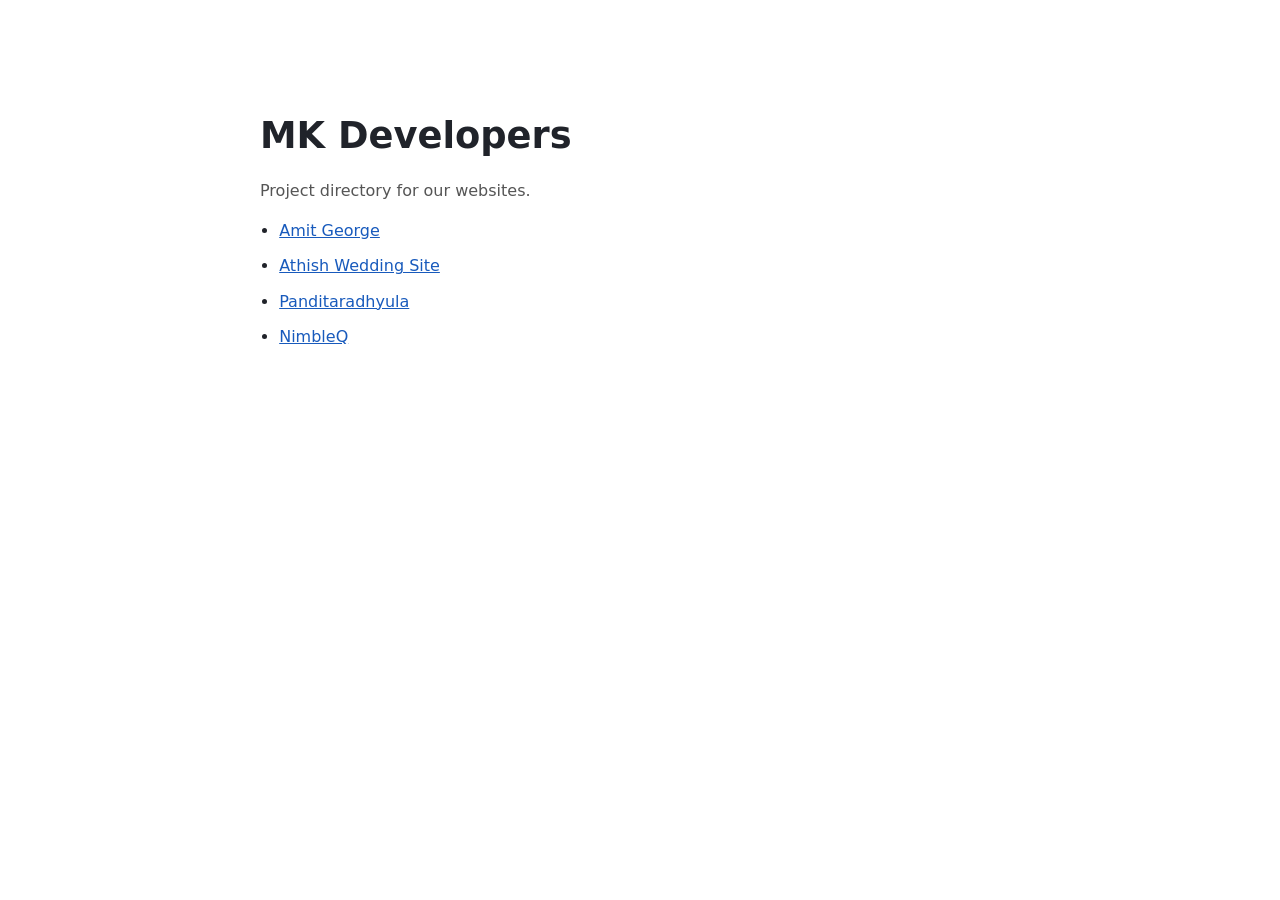
<file: index.html>
<!doctype html>
<html lang="en">
<head>
  <meta charset="utf-8">
  <meta name="viewport" content="width=device-width, initial-scale=1">
  <title>MK Developers</title>
  <style>
    body{font:16px/1.5 system-ui,sans-serif;max-width:760px;margin:12vh auto;padding:0 24px;color:#20232a}
    h1{font-size:2.3rem;margin-bottom:.25rem}p{color:#555}ul{padding-left:1.2rem}li{margin:.7rem 0}a{color:#185abc}
  </style>
</head>
<body>
  <h1>MK Developers</h1>
  <p>Project directory for our websites.</p>
  <ul>
    <li><a href="https://amitgeorge.in">Amit George</a></li>
    <li><a href="https://athishniharikamoments.in">Athish Wedding Site</a></li>
    <li><a href="https://panditaradhyula.com">Panditaradhyula</a></li>
    <li><a href="https://nimbleq.ca">NimbleQ</a></li>
  </ul>
</body>
</html>
</file>
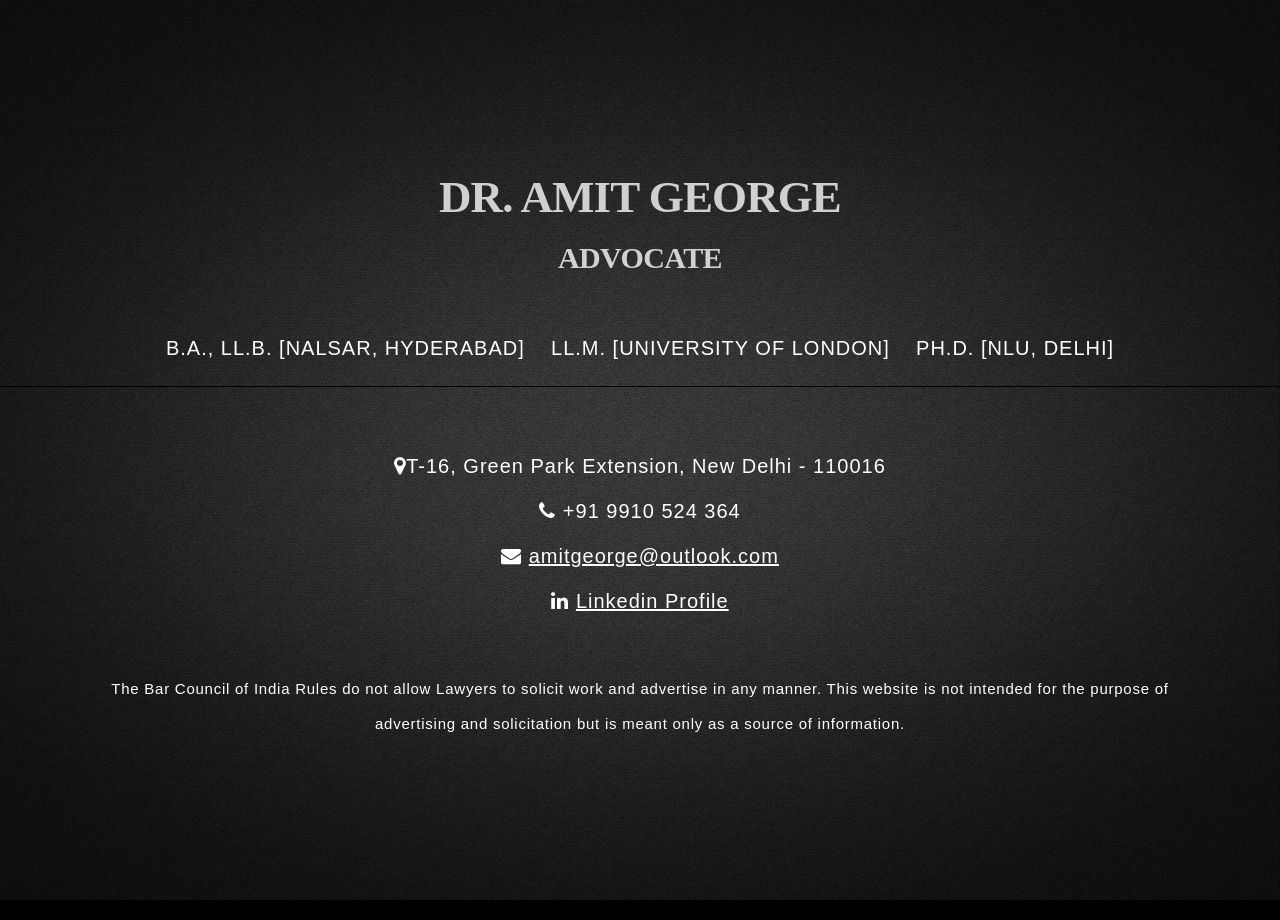
<file: sites/amit-george/index.html>
<!DOCTYPE html>
<html lang="en">
    <head>
        <!--=============================================== 
        By MK Developers Team.
        Author URI : https://www.mkdevelopers.in/
        Email      : psaimanikanth17@gmail.com
        Copyright © 2022 MK Developers. All Rights Reserved.
        ====================================================-->
        <meta charset="utf-8">
        <title>-:-:-  Dr. AMIT GEORGE -:-:- </title>
        <meta content="DR. AMIT GEORGE, Advocate" name="description">
        <meta content="MK Developers" name="author">
        <meta content="Advocate, Delhi Amit Geroge" name="keywords">
        <meta content="height=device-height, width=device-width, initial-scale=1.0, minimum-scale=1.0, maximum-scale=1.0, user-scalable=no" name="viewport">
        <link href="sources/css/plugins.css" media="all" rel="stylesheet" type="text/css">
        <link href="sources/css/style.css" media="all" rel="stylesheet" type="text/css"><!-- style end -->
		
		 <link rel="stylesheet" href="sources/css/font-awesome.css">
        
        <link href="https://fonts.googleapis.com/css?family=Raleway:100,200,300,400,500,600,700,800,900%7COswald:300,400,700" rel="stylesheet" type="text/css">
		<!-- Google tag (gtag.js) -->
		<script async src="https://www.googletagmanager.com/gtag/js?id=G-HR3PKS39ED"></script>
		<script>
		  window.dataLayer = window.dataLayer || [];
		  function gtag(){dataLayer.push(arguments);}
		  gtag('js', new Date());

		  gtag('config', 'G-HR3PKS39ED');
		</script>
    </head>
    <style>
        body, body * {
          /* color: black; */
          text-shadow: none;
          /* background: white; */
        }
        .text-color{
            color: white;
        }
        hr.new1 {
            border-top: 1px solid black;
        }
      </style>
    <body id="top">
       
        <div class="preloader-bg"></div>
        <div id="preloader">
            <div id="preloader-status">
                <div class="preloader-position loader">
                    <span></span>
                </div>
            </div>
        </div>
       
        <section class="upper-page" style="padding:100px 0">
            
            <div class="hero-fullscreen overlay">
                
                <div class="hero-fullscreen-FIX">
                    <div class="hero-bg bg-img-SINGLE"></div>
                </div>
            </div>

            <div class="center-container" style="margin-top: -80px;">
                
                <div class="center-block"  style="font-family: 'Bookman Old Style;', sans-serif;">
                   
				   <h1 class="home-page-title fadeIn-element text-color" style="text-shadow: none;font-family: 'Bookman Old Style;'">Dr. Amit George</h1><br><br>
                   <h1 class="home-page-title fadeIn-element text-color" style="font-size:30px;text-shadow: none;font-family: 'Bookman Old Style;'">Advocate</h1><br><br><br>
				   <p class="text-center" style="font-family: 'Bookman Old Style; ', sans-serif;text-transform: uppercase;">B.A., LL.B. [NALSAR, HYDERABAD] &nbsp;&nbsp; LL.M. [UNIVERSITY OF LONDON] &nbsp;&nbsp; PH.D. [NLU, DELHI]</p>
				   <hr class="new1">
				   <br><br>
					<p><span class="fa fa-map-marker"></span>T-16, Green Park Extension, New Delhi - 110016</p>
					<p><span class="fa fa-phone"></span> +91 9910 524 364</p>
                    <p><span class="fa fa-envelope"></span> <a href="mailto:amitgeorge@outlook.com" style="text-decoration: underline; color: white;text-shadow: none;">amitgeorge@outlook.com</a></p>
                    <p><span class="fa fa-linkedin"></span> <a href="https://www.linkedin.com/in/amit-george-67260b103/" target="_blank" style="text-decoration: underline; color: white;text-shadow: none;">Linkedin Profile</a></p>
					<!-- <p>DRIVING DIRECTIONS (GOOGLE MAPS) :  <a href="https://goo.gl/maps/rsegdgCKBZ2YHHpa7" target="_blank">https://goo.gl/maps/rsegdgCKBZ2YHHpa7</a></p><br><br> -->
					
					<!--<h1 class="home-page-title fadeIn-element" style="text-transform: none;font-size: 35px;">Website Under Construction</h1>-->
                   
				   <div class="container"><br><br>
				<p class="col-md-12" style="font-size:15px; margin-bottom:10px">The Bar Council of India Rules do not allow Lawyers to solicit work and advertise in any manner. This website is not intended for the purpose of advertising and solicitation but is meant only as a source of information.</p>
			</div>
				   
                </div>
            </div>
			
        </section>
        
        <script src="sources/js/plugins.js"></script> 
        <script src="sources/js/newex.js"></script>
    </body>
</html>
</file>
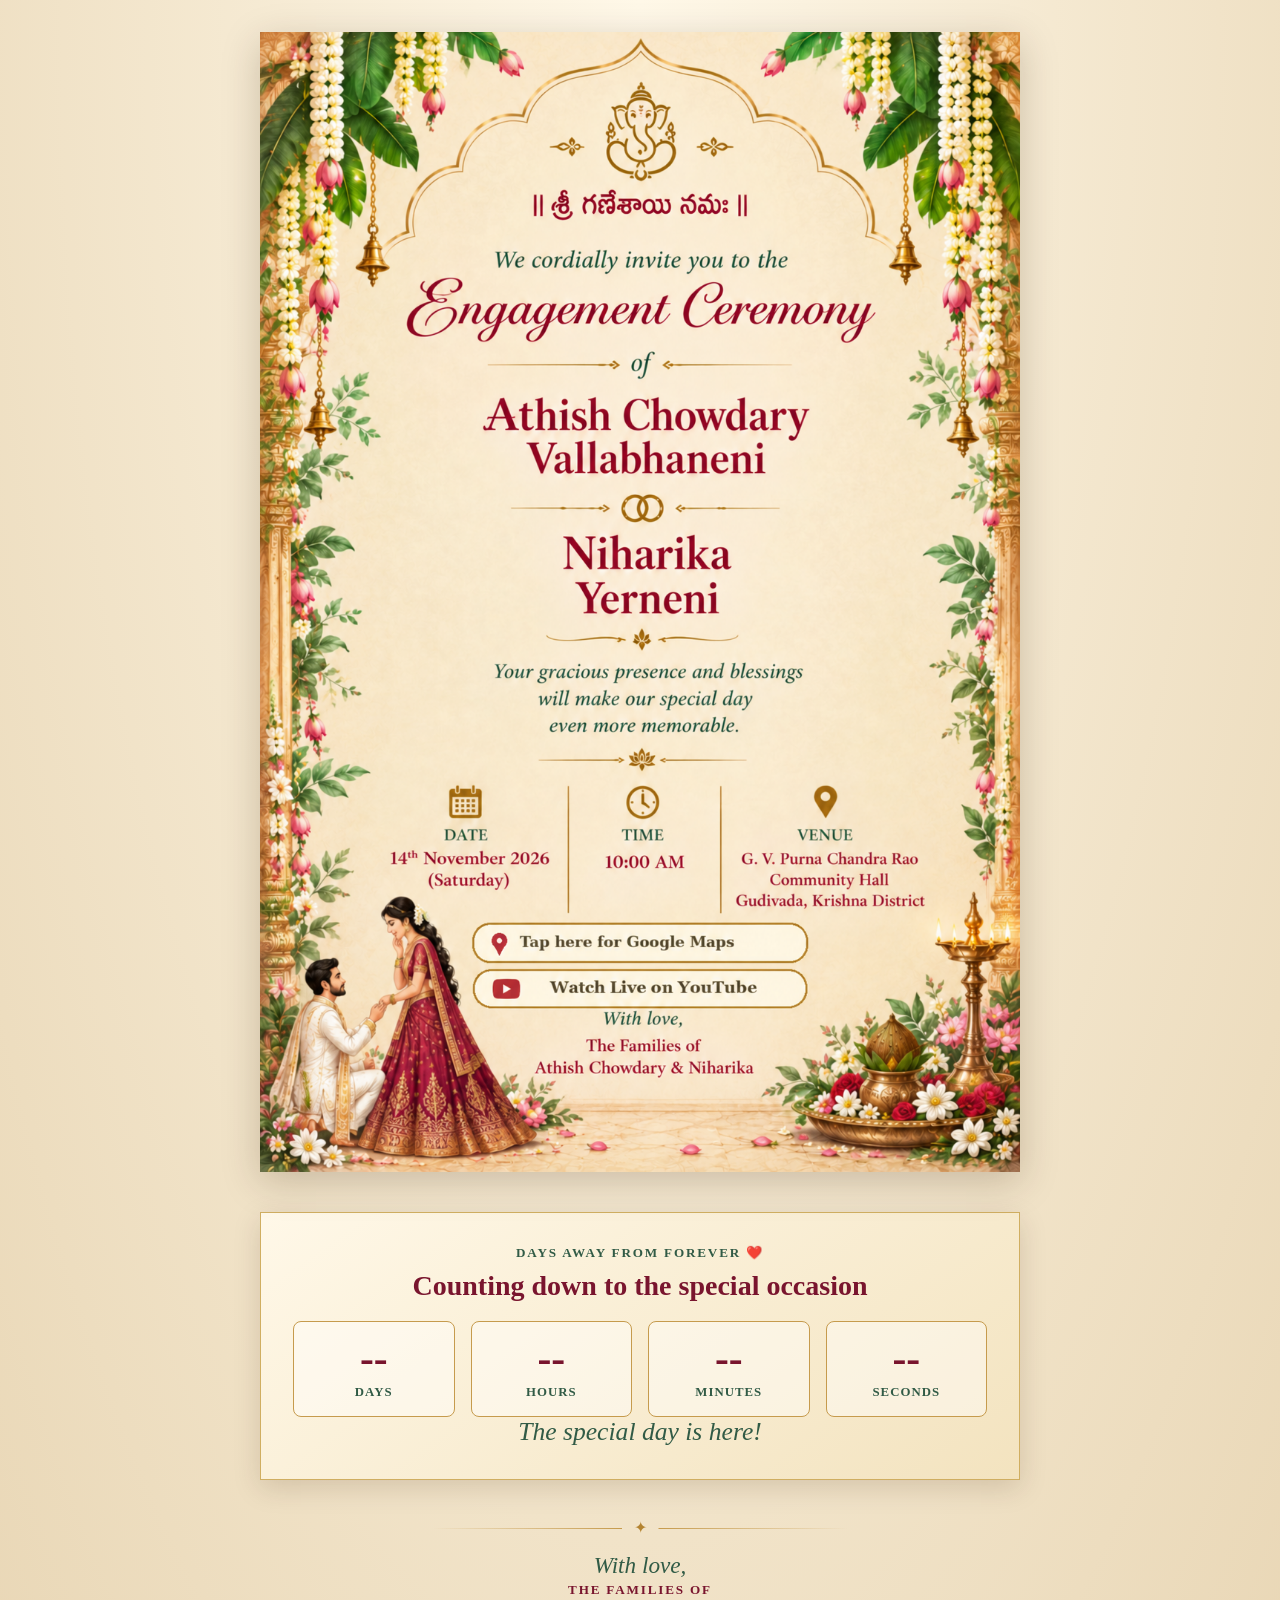
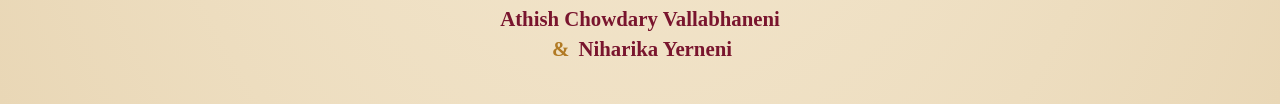
<file: sites/athish-wedding-site/index.html>
<!doctype html>
<html lang="en">
<head>
  <meta charset="utf-8">
  <meta name="viewport" content="width=device-width, initial-scale=1">
  <meta name="theme-color" content="#f8ecd2">
  <title>Athish &amp; Niharika — Engagement Invitation</title>
  <link rel="stylesheet" href="style.css?v=6">
  <script src="script.js?v=2" defer></script>
</head>
<body>
  <main class="page">
    <figure class="invitation">
      <img src="engagement-invitation-youtube.png" alt="Engagement invitation for Athish Chowdary Vallabhaneni and Niharika Yerneni, Saturday, November 14, 2026 at 10:00 AM, at G. V. Purna Chandra Rao Community Hall, Gudivada, Krishna District.">
      <a class="hotspot maps-hotspot" href="https://www.google.com/maps/search/?api=1&amp;query=G.%20V.%20Purna%20Chandra%20Rao%20Community%20Hall%2C%20Gudivada%2C%20Krishna%20District%2C%20Andhra%20Pradesh%2C%20India" target="_blank" rel="noopener noreferrer" aria-label="Open the venue in Google Maps"></a>
      <a class="hotspot youtube-hotspot" id="youtube-link" href="#" target="_blank" rel="noopener noreferrer" aria-label="Watch live on YouTube"></a>
    </figure>
    <section class="countdown" aria-labelledby="countdown-title">
      <p class="countdown-kicker">Days away from forever &#x2764;&#xFE0F;</p>
      <h1 id="countdown-title">Counting down to the special occasion</h1>
      <div class="countdown-grid" id="countdown" aria-label="Countdown to the engagement ceremony">
        <div class="countdown-unit"><span id="days">--</span><small>Days</small></div>
        <div class="countdown-unit"><span id="hours">--</span><small>Hours</small></div>
        <div class="countdown-unit"><span id="minutes">--</span><small>Minutes</small></div>
        <div class="countdown-unit"><span id="seconds">--</span><small>Seconds</small></div>
      </div>
      <p class="countdown-message" id="countdown-message" role="status" hidden>The special day is here!</p>
    </section>
    <footer class="family-note" aria-labelledby="family-note-title">
      <div class="family-note-divider" aria-hidden="true"><span>&#x2726;</span></div>
      <h2 class="family-note-greeting" id="family-note-title">With love,</h2>
      <p class="family-note-intro">The Families of</p>
      <p class="family-note-names">Athish Chowdary Vallabhaneni<br><span>&amp;</span> Niharika Yerneni</p>
    </footer>
  </main>
</body>
</html>
</file>
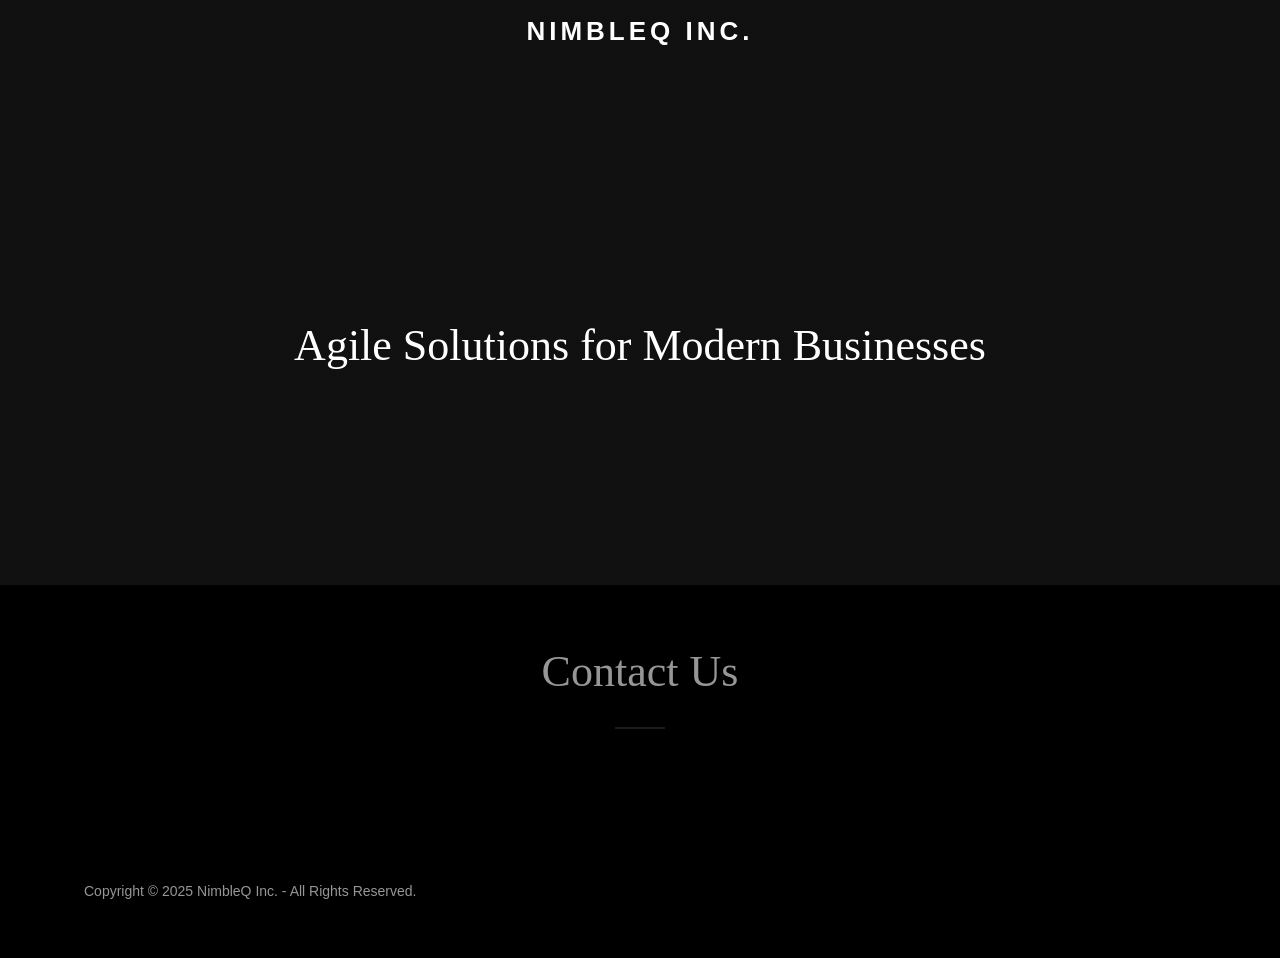
<file: sites/nimbleq/index.html>
<!DOCTYPE html>
<!-- The original NimbleQ export was saved as index_main.html. -->
<html lang="en-IN">
<head>
  <meta charset="utf-8">
  <meta http-equiv="refresh" content="0; url=index_main.html">
  <meta name="viewport" content="width=device-width, initial-scale=1">
  <title>NimbleQ Inc.</title>
</head>
<body><p><a href="index_main.html">Continue to NimbleQ</a></p></body>
</html>
</file>
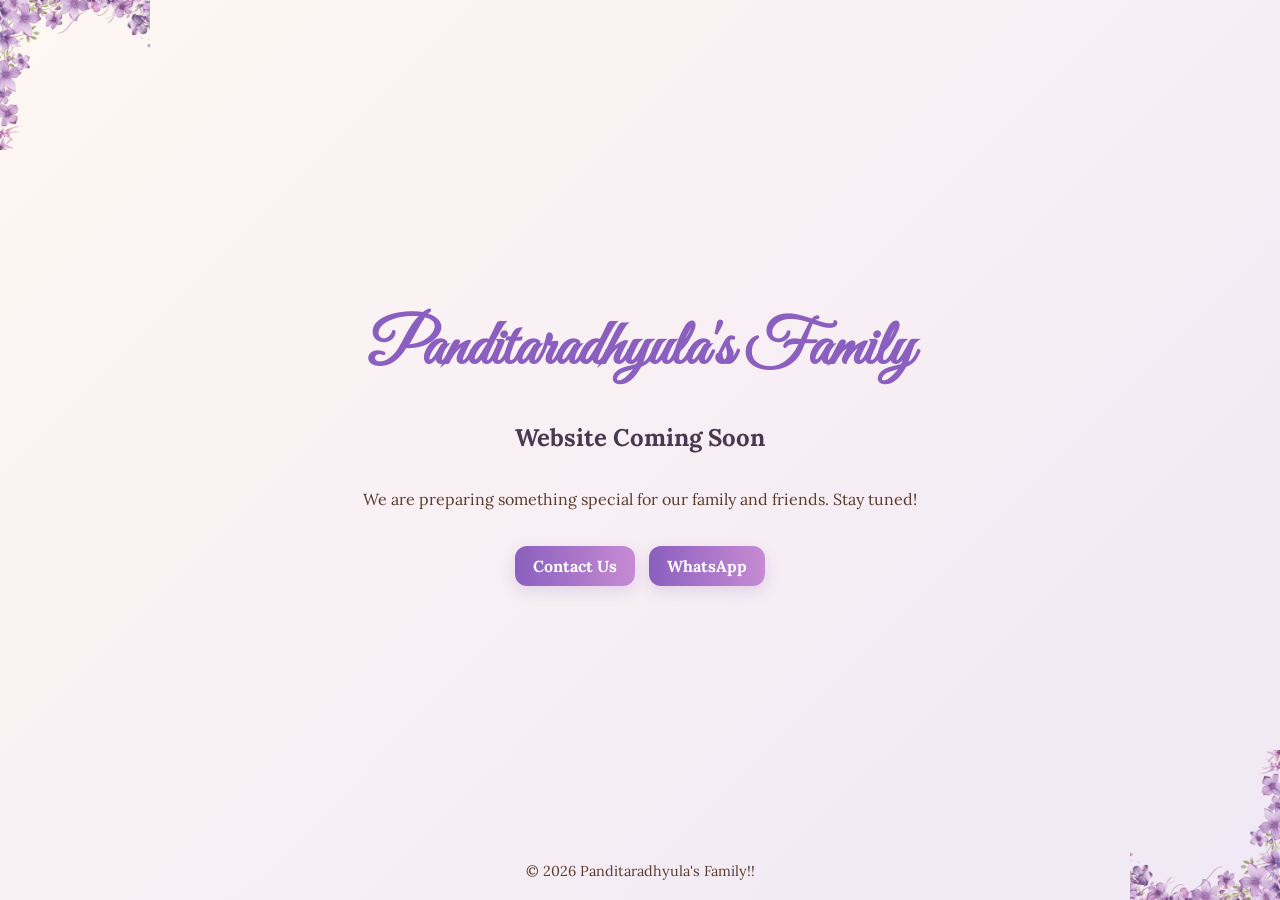
<file: sites/panditaradhyula/index.html>
<!DOCTYPE html>
<html lang="en">
<head>
<meta charset="UTF-8">
<meta name="viewport" content="width=device-width, initial-scale=1.0">
<title>Panditaradhyula's Family — Coming Soon</title>

<!-- Google Fonts -->
<link href="https://fonts.googleapis.com/css2?family=Great+Vibes&family=Lora:wght@400;700&display=swap" rel="stylesheet">

<style>
  /* Reset & base */
  * { margin:0; padding:0; box-sizing:border-box; }
  html, body { height:100%; font-family: 'Lora', serif; }

  body {
    display:flex;
    align-items:center;
    justify-content:center;
    background: linear-gradient(135deg, #fff7f2, #f0e8f5);
    color: #5b3b2e;
    text-align:center;
    position:relative;
    overflow:hidden;
  }

  /* Floral corner decorations */
  .corner {
    position:absolute;
    width:150px; height:150px;
    background-image: url('floral.png'); /* placeholder */
    background-size:contain;
    background-repeat:no-repeat;
    opacity:0.8;
  }
  .corner.top-left { top:0; left:0; transform: rotate(0deg); }
  .corner.bottom-right { bottom:0; right:0; transform: rotate(180deg); }

  /* Main content */
  .container { max-width:600px; padding:20px; }
  h1 {
    font-family: 'Great Vibes', cursive;
    font-size:4rem;
    color:#8b5fbf;
    margin-bottom:0.5em;
  }
  h2 {
    font-size:1.5rem;
    color:#4a3750;
    margin-bottom:1.5em;
  }

  p {
    font-size:1rem;
    color:#5b3b2e;
    margin-bottom:2em;
  }

  /* Social / contact buttons */
  .btn {
    display:inline-block;
    margin:5px;
    padding:10px 18px;
    border-radius:12px;
    text-decoration:none;
    font-weight:700;
    color:white;
    background: linear-gradient(90deg,#8b5fbf,#c78bd3);
    box-shadow: 0 5px 15px rgba(139,95,191,0.2);
    transition: all 0.3s ease;
  }
  .btn:hover {
    transform: translateY(-2px);
    box-shadow: 0 8px 20px rgba(139,95,191,0.3);
  }

  /* Footer */
  footer {
    position:absolute;
    bottom:20px;
    width:100%;
    font-size:0.9rem;
    color:#5b3b2e;
  }

  /* Responsive */
  @media(max-width:500px) {
    h1 { font-size:3rem; }
    h2 { font-size:1.2rem; }
  }
</style>
</head>
<body>

<div class="corner top-left"></div>
<div class="corner bottom-right"></div>

<div class="container">
  <h1>Panditaradhyula's Family</h1>
  <h2>Website Coming Soon</h2>
  <p>We are preparing something special for our family and friends. Stay tuned!</p>
  <a class="btn" href="mailto:psaimanikanth17@gmail.com">Contact Us</a>
  <a class="btn" href="https://wa.me/14375576679" target="_blank">WhatsApp</a>
</div>

<footer>© <span id="year"></span> Panditaradhyula's Family!!</footer>

<script>
  document.getElementById('year').textContent = new Date().getFullYear();
</script>

</body>
</html>
</file>
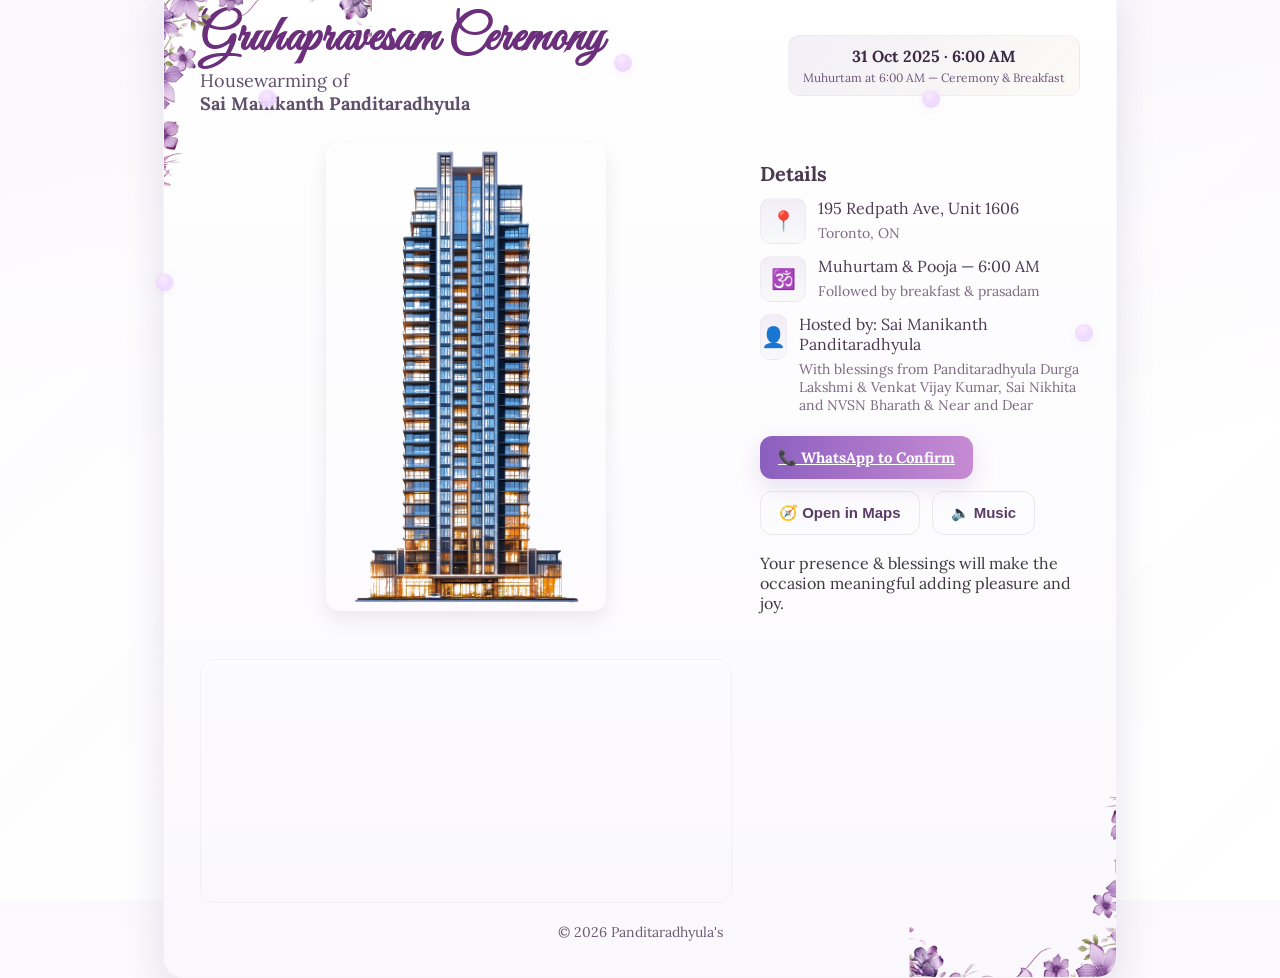
<file: sites/panditaradhyula/condohousewarming/index.html>
<!doctype html>
<html lang="en">
<head>
  <meta charset="utf-8" />
  <meta name="viewport" content="width=device-width,initial-scale=1" />

<!-- Primary Meta Tags -->
<title>Gruhapravesam Ceremony — Panditaradhyula</title>
<meta name="title" content="Gruhapravesam Ceremony — Sai Manikanth Panditaradhyula">
<meta name="description" content="Join us for the housewarming ceremony of Sai Manikanth Panditaradhyula. Blessings & celebration await!">

<!-- Favicon for browsers -->
<link rel="icon" type="image/png" sizes="32x32" href="https://condohousewarming.panditaradhyula.com/favicon1.png">
<link rel="icon" type="image/png" sizes="16x16" href="https://condohousewarming.panditaradhyula.com/favicon1.png">
<link rel="shortcut icon" type="image/icon" href="https://condohousewarming.panditaradhyula.com/favicon1.png"/>

<!-- Apple Touch Icon for iOS devices -->
<link rel="apple-touch-icon-precomposed" sizes="180x180" href="https://condohousewarming.panditaradhyula.com/favicon1.png">

<!-- Microsoft Tiles -->
<meta name="msapplication-TileColor" content="#9f7fbf">
<meta name="msapplication-TileImage" content="https://condohousewarming.panditaradhyula.com/favicon1.png">
<meta name="theme-color" content="#9f7fbf">

<!-- Open Graph / Facebook -->
<meta property="og:type" content="website">
<meta property="og:url" content="https://condohousewarming.panditaradhyula.com/">
<meta property="og:title" content="Gruhapravesam Ceremony — Sai Manikanth Panditaradhyula">
<meta property="og:description" content="Join Manikanth for the housewarming ceremony. Blessings & celebration await!">
<meta property="og:image" content="https://condohousewarming.panditaradhyula.com/og-image.jpg">

<!-- Twitter -->
<meta name="twitter:card" content="summary_large_image">
<meta name="twitter:url" content="https://condohousewarming.panditaradhyula.com/">
<meta name="twitter:title" content="Gruhapravesam Ceremony — Sai Manikanth Panditaradhyula">
<meta name="twitter:description" content="Join Manikanth for the housewarming ceremony. Blessings & celebration await!">
<meta name="twitter:image" content="https://condohousewarming.panditaradhyula.com/og-image.jpg">



  <!-- Google Fonts -->
  <link href="https://fonts.googleapis.com/css2?family=Great+Vibes&family=Lora:wght@400;700&display=swap" rel="stylesheet">

  <!-- AOS for simple fade-in -->
  <link href="https://unpkg.com/aos@2.3.4/dist/aos.css" rel="stylesheet">

  <style>
    :root{
      --lav-100: #f6f3fb;
      --lav-200: #efe8fb;
      --lav-500: #9f7fbf;
      --gold: #d6b96a;
      --sage: #a8c1b8;
      --card-w: 880px;
    }

    html,body{height:100%}
    body{
      margin:0;
      font-family: "Lora", serif;
      background: linear-gradient(180deg, #fbf9fd 0%, #fff 50%);
      -webkit-font-smoothing:antialiased;
      -moz-osx-font-smoothing:grayscale;
      color:#3b3b3b;
      display:flex;
      align-items:center;
      justify-content:center;
      padding:28px;
    overflow-x: hidden; /* prevent horizontal scroll */
    }

    /* full-screen subtle background: condo image faint with blur */
    .bg-wrap{
      position:fixed;
      inset:0;
      z-index:0;
      overflow:hidden;
      pointer-events:none;
    }
    .bg-wrap::before{
      content:"";
      position:absolute;
      inset:0;
      /*background-image: url('condo.png'); */
      background-size:cover;
      background-position:center;
      filter: blur(6px) saturate(0.85) brightness(0.85) contrast(0.95);
      transform: scale(1.06);
      opacity:0.28;
    }
    .bg-wrap::after{
      /* soft lavender overlay */
      content:"";
      position:absolute;
      inset:0;
      background: linear-gradient(135deg, rgba(244,236,250,0.12), rgba(255,255,255,0.15));
      mix-blend-mode: soft-light;
    }

    /* centered invitation card */
    .card{
      position:relative;
      z-index:2;
      width:100%;
      max-width:var(--card-w);
      background: linear-gradient(180deg, rgba(255,255,255,0.98), rgba(250,248,252,0.98));
      border-radius:20px;
      box-shadow: 0 18px 40px rgba(44,33,80,0.12);
      padding:36px;
      overflow:hidden;
      border: 1px solid rgba(160,130,200,0.08);
    }

    /* floral corner decorations (image asset) */
    .corner-art{
      position:absolute;
      width:220px;
      height:220px;
      background-image: url('floral.png');
      background-size:contain;
      background-repeat:no-repeat;
      opacity:0.95;
      z-index:1;
      pointer-events:none;
    }
    .corner-art.top-left{ top:-12px; left:-12px; transform: rotate(0deg) scale(1); opacity:0.95; }
    .corner-art.bottom-right{ bottom:-18px; right:-18px; transform: rotate(180deg) scale(1.04); opacity:0.95; }

    /* condo art above details */
    .condo-art{
      width: 100%;
      max-width: 280px;
      /*height: 150px;*/
      margin: 0 auto 20px auto;
      background-image: url('condo-art.png'); /* replace with your condo image */
      background-size: contain;
      background-repeat: no-repeat;
      background-position: center;
      border-radius: 14px;
      box-shadow: 0 8px 20px rgba(0,0,0,0.08);
    }

    .header{
      display:flex;
      gap:18px;
      align-items:center;
      justify-content:space-between;
    }

    .title {
      font-family: "Great Vibes", cursive;
      color: #6b2f7c;
      font-size:50px;
      line-height:0.9;
      letter-spacing:0.4px;
      margin:0;
    }
    .sub{
      color:#60506a;
      margin-top:8px;
      font-size:18px;
    }

    .badge{
      background: linear-gradient(135deg, rgba(159,127,191,0.12), rgba(214,185,106,0.06));
      border: 1px solid rgba(159,127,191,0.08);
      padding:10px 14px;
      border-radius:12px;
      text-align:center;
      min-width:160px;
    }
    .badge .when{ font-weight:700; color:#3b2b45; }
    .badge .label{ display:block; font-size:12px; color:#6d577a; margin-top:4px; }

    .content{
      display:grid;
      grid-template-columns: 1fr 320px;
      gap:28px;
      margin-top:28px;
    }

    .details{
      padding:18px 0;
    }
    .details h3{
      margin:0 0 8px 0;
      color:#4a3750;
      font-weight:700;
      font-size:20px;
    }
    .line{ display:flex; gap:12px; align-items:flex-start; margin:12px 0; }
    .icon{
      width:44px;height:44px;border-radius:10px;
      display:inline-flex;align-items:center;justify-content:center;
      background: linear-gradient(180deg, rgba(159,127,191,0.12), rgba(168,193,184,0.06));
      color:#5a3b66;font-weight:700;font-size:20px;
      border:1px solid rgba(120,95,140,0.06);
    }
    .meta{
      font-size:16px;color:#4b3a52;
    }
    .muted{ font-size:14px;color:#7b6a80; margin-top:6px; }

    .map{
      border-radius:14px; overflow:hidden; border:1px solid rgba(60,40,80,0.04);
      box-shadow: inset 0 1px 0 rgba(255,255,255,0.6);
    }

    .rsvp{
      margin-top:22px;
      display:flex;
      gap:12px;
      align-items:center;
      flex-wrap:wrap;
    }
    .btn{
      display:inline-flex;gap:10px;align-items:center;justify-content:center;
      padding:12px 18px;border-radius:12px;border:none;cursor:pointer;
      font-weight:700;font-size:15px;
    }
    .btn-primary{
      background: linear-gradient(90deg,#8b5fbf,#c78bd3);
      color:white; box-shadow: 0 8px 22px rgba(139,95,191,0.18);
    }
    .btn-ghost{
      background:transparent; border:1px solid rgba(100,80,120,0.12); color:#5a3b66;
    }

    /* floating petals */
    .petal{
      position:absolute;
      width:18px;height:18px;border-radius:50%;
      background: radial-gradient(circle at 40% 30%, #fbe8ff, #efd9ff 40%, #e7d1ff 100%);
      opacity:0.9;
      z-index:3;
      transform: translate3d(0,0,0);
      pointer-events:none;
      filter: drop-shadow(0 2px 6px rgba(150,100,160,0.09));
    }

    footer.note{
      margin-top:22px;text-align:center;color:#6c5a72;font-size:14px;
    }

    /* responsiveness */
    @media (max-width:980px){
      .content{ grid-template-columns: 1fr; }
      .badge{ min-width: auto; padding:8px 12px; }
      .title{ font-size:40px; }
      .corner-art{ width:160px; height:160px; opacity:0.85; }
      .condo-art{ max-width:240px; height:180px; }
    }
    @media (max-width:520px){
      body{ padding:18px; }
      .card{ padding:22px; border-radius:16px; margin-top:620px;}
      .title{ font-size:34px; }
      .header{ flex-direction:column; align-items:flex-start; gap:8px; }
      .condo-art{ max-width:200px; height:180px; margin-bottom:16px; }
    }
  </style>
</head>
<body>
  <!-- subtle condo background -->
  <div class="bg-wrap" aria-hidden="true"></div>

  <div class="card" data-aos="fade-up" style="">
    <div class="corner-art top-left" aria-hidden="true"></div>
    <div class="corner-art bottom-right" aria-hidden="true"></div>

    <div class="header">
      <div>
        <h1 class="title">Gruhapravesam Ceremony</h1>
        <div class="sub">Housewarming of <br> <strong>Sai Manikanth Panditaradhyula</strong></div>
      </div>

      <div class="badge" aria-hidden="false">
        <div class="when">31 Oct 2025 · 6:00 AM</div>
        <div class="label">Muhurtam at 6:00 AM — Ceremony & Breakfast</div>
      </div>
    </div>

    <div class="content">
      <!-- condo art image above details -->
      <div class="condo-art" aria-hidden="true"></div>

      <div class="details">
        <h3>Details</h3>

        <div class="line">
          <div class="icon">📍</div>
          <div>
            <div class="meta">195 Redpath Ave, Unit 1606</div>
            <div class="muted">Toronto, ON</div>
          </div>
        </div>

        <div class="line">
          <div class="icon">🕉️</div>
          <div>
            <div class="meta">Muhurtam & Pooja — 6:00 AM</div>
            <div class="muted">Followed by breakfast & prasadam</div>
          </div>
        </div>

        <div class="line">
          <div class="icon">👤</div>
          <div>
            <div class="meta">Hosted by: Sai Manikanth Panditaradhyula</div>
            <div class="muted">With blessings from Panditaradhyula Durga Lakshmi & Venkat Vijay Kumar, Sai Nikhita and NVSN Bharath & Near and Dear</div>
          </div>
        </div>

        <div class="rsvp">
          <!-- Replace REPLACE_WITH_PHONE_NUMBER with your number -->
          <a class="btn btn-primary" id="waBtn" href="https://wa.me/14375576679?text=Hi%20Manikanth%2C%20I%20would%20like%20to%20confirm%20my%20presence%20for%20the%20Gruhapravesam%20on%2031%20Oct." target="_blank" rel="noreferrer">
            📞 WhatsApp to Confirm
          </a>

          <button class="btn btn-ghost" id="directionsBtn">🧭 Open in Maps</button>

          <button class="btn btn-ghost" id="playAudioToggle" aria-pressed="false" title="Play / Pause music">🔈 Music</button>
        </div>

        <div class="note" style="margin-top:18px;">
          Your presence & blessings will make the occasion meaningful adding pleasure and joy.
        </div>
      </div>

      <div>
        <div class="map" style="height:100%; min-height:240px;">
          <iframe title="map" src="https://www.google.com/maps?q=195+Redpath+Ave+Unit+1606+Toronto&output=embed" style="width:100%;height:100%;border:0;" loading="lazy"></iframe>
        </div>
      </div>
    </div>

    <footer class="note" aria-hidden="false">
      © <span id="year"></span> Panditaradhyula's</footer>
  </div>

  <!-- floating petals -->
  <div class="petal" id="p1" style="left:20%; top:8%; opacity:0.95;"></div>
  <div class="petal" id="p2" style="left:12%; top:30%; opacity:0.85;"></div>
  <div class="petal" id="p3" style="left:72%; top:10%; opacity:0.9;"></div>
  <div class="petal" id="p4" style="left:84%; top:36%; opacity:0.88;"></div>
  <div class="petal" id="p5" style="left:48%; top:6%; opacity:0.9;"></div>

  <!-- Audio -->
  <audio id="bgAudio" loop preload="auto" style="display:none" crossorigin="anonymous">
    <source src="carnatic-loop.mp3" type="audio/mpeg">
  </audio>

  <!-- Scripts -->
  <script src="https://unpkg.com/aos@2.3.4/dist/aos.js"></script>
  <script src="https://cdnjs.cloudflare.com/ajax/libs/gsap/3.12.2/gsap.min.js"></script>

<script>
  // --- Force scroll to top on every refresh/load ---
  if ('scrollRestoration' in history) {
    history.scrollRestoration = 'manual';
  }
  window.scrollTo(0, 0);
  window.addEventListener('load', () => {
    window.scrollTo(0,0);
  });

  // --- Set copyright year dynamically ---
  document.getElementById('year').textContent = new Date().getFullYear();

  // --- Initialize AOS animations ---
  AOS.init({ duration:700, easing:'ease-out-quart', once:true });

  // --- Directions button ---
  document.getElementById('directionsBtn').addEventListener('click', function(){
    window.open('https://www.google.com/maps/dir/?api=1&destination=195+Redpath+Ave+Unit+1606+Toronto', '_blank');
  });

  // --- Background audio ---
  const bgAudio = document.getElementById('bgAudio');
  const btn = document.getElementById('playAudioToggle');

  (async function tryAutoPlay(){
    try { 
      bgAudio.muted = true; 
      await bgAudio.play(); 
      btn.textContent = '🔈 Music (muted)'; 
      btn.setAttribute('aria-pressed','false'); 
    }
    catch (e) { btn.textContent = '🔈 Music'; }
  })();

  btn.addEventListener('click', async function(){
    if (bgAudio.paused){
      bgAudio.muted = false;
      try { 
        await bgAudio.play(); 
        btn.textContent = '🔊 Music (on)'; 
        btn.setAttribute('aria-pressed','true'); 
      }
      catch(e){ 
        alert('Playback blocked — interact with page then retry.'); 
      }
    } else {
      bgAudio.pause(); 
      bgAudio.currentTime = 0; 
      btn.textContent = '🔈 Music'; 
      btn.setAttribute('aria-pressed','false');
    }
  });

  // --- Floating petals animation using GSAP ---
  const petals = ['#p1','#p2','#p3','#p4','#p5'];
  petals.forEach((sel, i) => {
    const el = document.querySelector(sel);
    if (!el) return;
    gsap.to(el, {
      y: 40 + Math.random()*140,
      x: (Math.random() > 0.5 ? 20 : -20) * (i+1),
      rotation: (Math.random()*80) - 40,
      duration: 6 + Math.random()*6,
      yoyo: true,
      repeat: -1,
      ease: "sine.inOut",
      delay: i * 0.6
    });
  });

  // --- WhatsApp button accessible via keyboard ---
  document.getElementById('waBtn').addEventListener('keydown', (e)=>{
    if(e.key === 'Enter' || e.key === ' ') e.target.click();
  });
</script

</body>
</html>
</file>
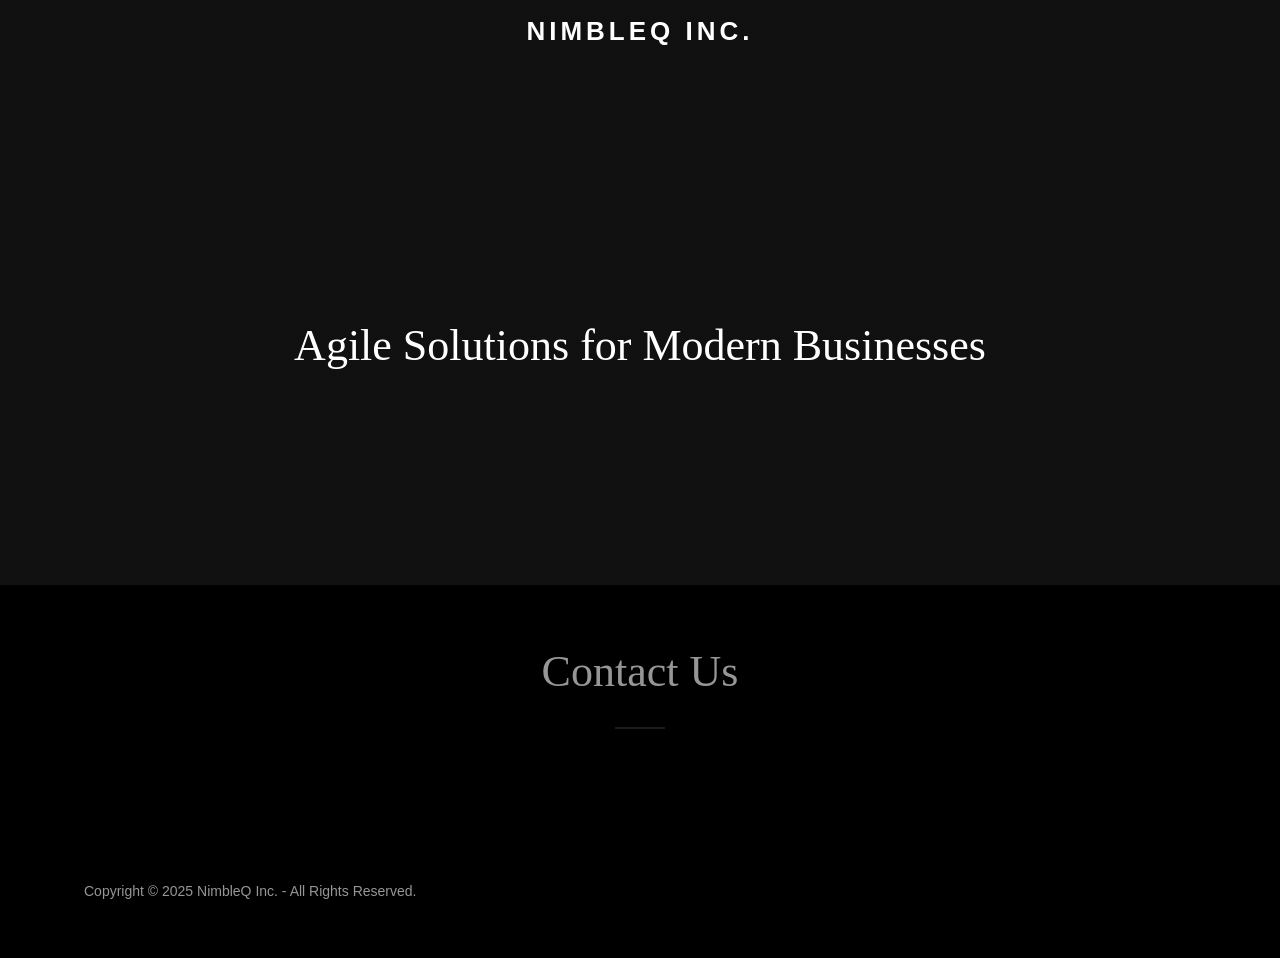
<file: sites/nimbleq/index_main.html>
<!DOCTYPE html>
<html lang="en-IN">
  <head>
    <meta charset="utf-8" />
    <meta http-equiv="X-UA-Compatible" content="IE=edge" />
    <meta name="viewport" content="width=device-width, initial-scale=1" />
    <title>NimbleQ Inc.</title>
    <meta name="author" content="NimbleQ Inc." />
    <meta
      name="generator"
      content="Starfield Technologies; Go Daddy Website Builder 8.0.0000"
    />
    <link rel="manifest" href="/manifest.webmanifest" />
    <link
      rel="apple-touch-icon"
      sizes="57x57"
      href="//img1.wsimg.com/isteam/ip/static/pwa-app/logo-default.png/:/rs=w:57,h:57,m"
    />
    <link
      rel="apple-touch-icon"
      sizes="60x60"
      href="//img1.wsimg.com/isteam/ip/static/pwa-app/logo-default.png/:/rs=w:60,h:60,m"
    />
    <link
      rel="apple-touch-icon"
      sizes="72x72"
      href="//img1.wsimg.com/isteam/ip/static/pwa-app/logo-default.png/:/rs=w:72,h:72,m"
    />
    <link
      rel="apple-touch-icon"
      sizes="114x114"
      href="//img1.wsimg.com/isteam/ip/static/pwa-app/logo-default.png/:/rs=w:114,h:114,m"
    />
    <link
      rel="apple-touch-icon"
      sizes="120x120"
      href="//img1.wsimg.com/isteam/ip/static/pwa-app/logo-default.png/:/rs=w:120,h:120,m"
    />
    <link
      rel="apple-touch-icon"
      sizes="144x144"
      href="//img1.wsimg.com/isteam/ip/static/pwa-app/logo-default.png/:/rs=w:144,h:144,m"
    />
    <link
      rel="apple-touch-icon"
      sizes="152x152"
      href="//img1.wsimg.com/isteam/ip/static/pwa-app/logo-default.png/:/rs=w:152,h:152,m"
    />
    <link
      rel="apple-touch-icon"
      sizes="180x180"
      href="//img1.wsimg.com/isteam/ip/static/pwa-app/logo-default.png/:/rs=w:180,h:180,m"
    />
    <meta property="og:url" content="https://nimbleq.ca/" />
    <meta property="og:site_name" content="NimbleQ Inc." />
    <meta property="og:title" content="NimbleQ Inc." />
    <meta property="og:type" content="website" />
    <meta
      property="og:image"
      content="https://img1.wsimg.com/isteam/getty/1961324209"
    />
    <meta property="og:locale" content="en_IN" />
    <meta name="twitter:card" content="summary" />
    <meta name="twitter:title" content="NimbleQ Inc." />
    <meta
      name="twitter:description"
      content="Agile Solutions for Modern Businesses"
    />
    <meta
      name="twitter:image"
      content="https://img1.wsimg.com/isteam/getty/1961324209"
    />
    <meta name="twitter:image:alt" content="NimbleQ Inc." />
    <meta name="theme-color" content="#969696" />
    <style data-inline-fonts>
      /* cyrillic */
      @font-face {
        font-family: "Playfair Display";
        font-style: normal;
        font-weight: 400;
        font-display: swap;
        src: url(https://img1.wsimg.com/gfonts/s/playfairdisplay/v37/nuFiD-vYSZviVYUb_rj3ij__anPXDTjYgFE_.woff2)
          format("woff2");
        unicode-range: U+0301, U+0400-045F, U+0490-0491, U+04B0-04B1, U+2116;
      }
      /* vietnamese */
      @font-face {
        font-family: "Playfair Display";
        font-style: normal;
        font-weight: 400;
        font-display: swap;
        src: url(https://img1.wsimg.com/gfonts/s/playfairdisplay/v37/nuFiD-vYSZviVYUb_rj3ij__anPXDTPYgFE_.woff2)
          format("woff2");
        unicode-range: U+0102-0103, U+0110-0111, U+0128-0129, U+0168-0169,
          U+01A0-01A1, U+01AF-01B0, U+0300-0301, U+0303-0304, U+0308-0309,
          U+0323, U+0329, U+1EA0-1EF9, U+20AB;
      }
      /* latin-ext */
      @font-face {
        font-family: "Playfair Display";
        font-style: normal;
        font-weight: 400;
        font-display: swap;
        src: url(https://img1.wsimg.com/gfonts/s/playfairdisplay/v37/nuFiD-vYSZviVYUb_rj3ij__anPXDTLYgFE_.woff2)
          format("woff2");
        unicode-range: U+0100-02BA, U+02BD-02C5, U+02C7-02CC, U+02CE-02D7,
          U+02DD-02FF, U+0304, U+0308, U+0329, U+1D00-1DBF, U+1E00-1E9F,
          U+1EF2-1EFF, U+2020, U+20A0-20AB, U+20AD-20C0, U+2113, U+2C60-2C7F,
          U+A720-A7FF;
      }
      /* latin */
      @font-face {
        font-family: "Playfair Display";
        font-style: normal;
        font-weight: 400;
        font-display: swap;
        src: url(https://img1.wsimg.com/gfonts/s/playfairdisplay/v37/nuFiD-vYSZviVYUb_rj3ij__anPXDTzYgA.woff2)
          format("woff2");
        unicode-range: U+0000-00FF, U+0131, U+0152-0153, U+02BB-02BC, U+02C6,
          U+02DA, U+02DC, U+0304, U+0308, U+0329, U+2000-206F, U+20AC, U+2122,
          U+2191, U+2193, U+2212, U+2215, U+FEFF, U+FFFD;
      }
      /* cyrillic */
      @font-face {
        font-family: "Playfair Display";
        font-style: normal;
        font-weight: 700;
        font-display: swap;
        src: url(https://img1.wsimg.com/gfonts/s/playfairdisplay/v37/nuFiD-vYSZviVYUb_rj3ij__anPXDTjYgFE_.woff2)
          format("woff2");
        unicode-range: U+0301, U+0400-045F, U+0490-0491, U+04B0-04B1, U+2116;
      }
      /* vietnamese */
      @font-face {
        font-family: "Playfair Display";
        font-style: normal;
        font-weight: 700;
        font-display: swap;
        src: url(https://img1.wsimg.com/gfonts/s/playfairdisplay/v37/nuFiD-vYSZviVYUb_rj3ij__anPXDTPYgFE_.woff2)
          format("woff2");
        unicode-range: U+0102-0103, U+0110-0111, U+0128-0129, U+0168-0169,
          U+01A0-01A1, U+01AF-01B0, U+0300-0301, U+0303-0304, U+0308-0309,
          U+0323, U+0329, U+1EA0-1EF9, U+20AB;
      }
      /* latin-ext */
      @font-face {
        font-family: "Playfair Display";
        font-style: normal;
        font-weight: 700;
        font-display: swap;
        src: url(https://img1.wsimg.com/gfonts/s/playfairdisplay/v37/nuFiD-vYSZviVYUb_rj3ij__anPXDTLYgFE_.woff2)
          format("woff2");
        unicode-range: U+0100-02BA, U+02BD-02C5, U+02C7-02CC, U+02CE-02D7,
          U+02DD-02FF, U+0304, U+0308, U+0329, U+1D00-1DBF, U+1E00-1E9F,
          U+1EF2-1EFF, U+2020, U+20A0-20AB, U+20AD-20C0, U+2113, U+2C60-2C7F,
          U+A720-A7FF;
      }
      /* latin */
      @font-face {
        font-family: "Playfair Display";
        font-style: normal;
        font-weight: 700;
        font-display: swap;
        src: url(https://img1.wsimg.com/gfonts/s/playfairdisplay/v37/nuFiD-vYSZviVYUb_rj3ij__anPXDTzYgA.woff2)
          format("woff2");
        unicode-range: U+0000-00FF, U+0131, U+0152-0153, U+02BB-02BC, U+02C6,
          U+02DA, U+02DC, U+0304, U+0308, U+0329, U+2000-206F, U+20AC, U+2122,
          U+2191, U+2193, U+2212, U+2215, U+FEFF, U+FFFD;
      }
      /* cyrillic */
      @font-face {
        font-family: "Playfair Display";
        font-style: normal;
        font-weight: 900;
        font-display: swap;
        src: url(https://img1.wsimg.com/gfonts/s/playfairdisplay/v37/nuFiD-vYSZviVYUb_rj3ij__anPXDTjYgFE_.woff2)
          format("woff2");
        unicode-range: U+0301, U+0400-045F, U+0490-0491, U+04B0-04B1, U+2116;
      }
      /* vietnamese */
      @font-face {
        font-family: "Playfair Display";
        font-style: normal;
        font-weight: 900;
        font-display: swap;
        src: url(https://img1.wsimg.com/gfonts/s/playfairdisplay/v37/nuFiD-vYSZviVYUb_rj3ij__anPXDTPYgFE_.woff2)
          format("woff2");
        unicode-range: U+0102-0103, U+0110-0111, U+0128-0129, U+0168-0169,
          U+01A0-01A1, U+01AF-01B0, U+0300-0301, U+0303-0304, U+0308-0309,
          U+0323, U+0329, U+1EA0-1EF9, U+20AB;
      }
      /* latin-ext */
      @font-face {
        font-family: "Playfair Display";
        font-style: normal;
        font-weight: 900;
        font-display: swap;
        src: url(https://img1.wsimg.com/gfonts/s/playfairdisplay/v37/nuFiD-vYSZviVYUb_rj3ij__anPXDTLYgFE_.woff2)
          format("woff2");
        unicode-range: U+0100-02BA, U+02BD-02C5, U+02C7-02CC, U+02CE-02D7,
          U+02DD-02FF, U+0304, U+0308, U+0329, U+1D00-1DBF, U+1E00-1E9F,
          U+1EF2-1EFF, U+2020, U+20A0-20AB, U+20AD-20C0, U+2113, U+2C60-2C7F,
          U+A720-A7FF;
      }
      /* latin */
      @font-face {
        font-family: "Playfair Display";
        font-style: normal;
        font-weight: 900;
        font-display: swap;
        src: url(https://img1.wsimg.com/gfonts/s/playfairdisplay/v37/nuFiD-vYSZviVYUb_rj3ij__anPXDTzYgA.woff2)
          format("woff2");
        unicode-range: U+0000-00FF, U+0131, U+0152-0153, U+02BB-02BC, U+02C6,
          U+02DA, U+02DC, U+0304, U+0308, U+0329, U+2000-206F, U+20AC, U+2122,
          U+2191, U+2193, U+2212, U+2215, U+FEFF, U+FFFD;
      }

      /* cyrillic-ext */
      @font-face {
        font-family: "Source Sans Pro";
        font-style: italic;
        font-weight: 300;
        font-display: swap;
        src: url(https://img1.wsimg.com/gfonts/s/sourcesanspro/v22/6xKwdSBYKcSV-LCoeQqfX1RYOo3qPZZMkidh18Smxg.woff2)
          format("woff2");
        unicode-range: U+0460-052F, U+1C80-1C8A, U+20B4, U+2DE0-2DFF,
          U+A640-A69F, U+FE2E-FE2F;
      }
      /* cyrillic */
      @font-face {
        font-family: "Source Sans Pro";
        font-style: italic;
        font-weight: 300;
        font-display: swap;
        src: url(https://img1.wsimg.com/gfonts/s/sourcesanspro/v22/6xKwdSBYKcSV-LCoeQqfX1RYOo3qPZZMkido18Smxg.woff2)
          format("woff2");
        unicode-range: U+0301, U+0400-045F, U+0490-0491, U+04B0-04B1, U+2116;
      }
      /* greek-ext */
      @font-face {
        font-family: "Source Sans Pro";
        font-style: italic;
        font-weight: 300;
        font-display: swap;
        src: url(https://img1.wsimg.com/gfonts/s/sourcesanspro/v22/6xKwdSBYKcSV-LCoeQqfX1RYOo3qPZZMkidg18Smxg.woff2)
          format("woff2");
        unicode-range: U+1F00-1FFF;
      }
      /* greek */
      @font-face {
        font-family: "Source Sans Pro";
        font-style: italic;
        font-weight: 300;
        font-display: swap;
        src: url(https://img1.wsimg.com/gfonts/s/sourcesanspro/v22/6xKwdSBYKcSV-LCoeQqfX1RYOo3qPZZMkidv18Smxg.woff2)
          format("woff2");
        unicode-range: U+0370-0377, U+037A-037F, U+0384-038A, U+038C,
          U+038E-03A1, U+03A3-03FF;
      }
      /* vietnamese */
      @font-face {
        font-family: "Source Sans Pro";
        font-style: italic;
        font-weight: 300;
        font-display: swap;
        src: url(https://img1.wsimg.com/gfonts/s/sourcesanspro/v22/6xKwdSBYKcSV-LCoeQqfX1RYOo3qPZZMkidj18Smxg.woff2)
          format("woff2");
        unicode-range: U+0102-0103, U+0110-0111, U+0128-0129, U+0168-0169,
          U+01A0-01A1, U+01AF-01B0, U+0300-0301, U+0303-0304, U+0308-0309,
          U+0323, U+0329, U+1EA0-1EF9, U+20AB;
      }
      /* latin-ext */
      @font-face {
        font-family: "Source Sans Pro";
        font-style: italic;
        font-weight: 300;
        font-display: swap;
        src: url(https://img1.wsimg.com/gfonts/s/sourcesanspro/v22/6xKwdSBYKcSV-LCoeQqfX1RYOo3qPZZMkidi18Smxg.woff2)
          format("woff2");
        unicode-range: U+0100-02BA, U+02BD-02C5, U+02C7-02CC, U+02CE-02D7,
          U+02DD-02FF, U+0304, U+0308, U+0329, U+1D00-1DBF, U+1E00-1E9F,
          U+1EF2-1EFF, U+2020, U+20A0-20AB, U+20AD-20C0, U+2113, U+2C60-2C7F,
          U+A720-A7FF;
      }
      /* latin */
      @font-face {
        font-family: "Source Sans Pro";
        font-style: italic;
        font-weight: 300;
        font-display: swap;
        src: url(https://img1.wsimg.com/gfonts/s/sourcesanspro/v22/6xKwdSBYKcSV-LCoeQqfX1RYOo3qPZZMkids18Q.woff2)
          format("woff2");
        unicode-range: U+0000-00FF, U+0131, U+0152-0153, U+02BB-02BC, U+02C6,
          U+02DA, U+02DC, U+0304, U+0308, U+0329, U+2000-206F, U+20AC, U+2122,
          U+2191, U+2193, U+2212, U+2215, U+FEFF, U+FFFD;
      }
      /* cyrillic-ext */
      @font-face {
        font-family: "Source Sans Pro";
        font-style: italic;
        font-weight: 400;
        font-display: swap;
        src: url(https://img1.wsimg.com/gfonts/s/sourcesanspro/v22/6xK1dSBYKcSV-LCoeQqfX1RYOo3qPZ7qsDJT9g.woff2)
          format("woff2");
        unicode-range: U+0460-052F, U+1C80-1C8A, U+20B4, U+2DE0-2DFF,
          U+A640-A69F, U+FE2E-FE2F;
      }
      /* cyrillic */
      @font-face {
        font-family: "Source Sans Pro";
        font-style: italic;
        font-weight: 400;
        font-display: swap;
        src: url(https://img1.wsimg.com/gfonts/s/sourcesanspro/v22/6xK1dSBYKcSV-LCoeQqfX1RYOo3qPZ7jsDJT9g.woff2)
          format("woff2");
        unicode-range: U+0301, U+0400-045F, U+0490-0491, U+04B0-04B1, U+2116;
      }
      /* greek-ext */
      @font-face {
        font-family: "Source Sans Pro";
        font-style: italic;
        font-weight: 400;
        font-display: swap;
        src: url(https://img1.wsimg.com/gfonts/s/sourcesanspro/v22/6xK1dSBYKcSV-LCoeQqfX1RYOo3qPZ7rsDJT9g.woff2)
          format("woff2");
        unicode-range: U+1F00-1FFF;
      }
      /* greek */
      @font-face {
        font-family: "Source Sans Pro";
        font-style: italic;
        font-weight: 400;
        font-display: swap;
        src: url(https://img1.wsimg.com/gfonts/s/sourcesanspro/v22/6xK1dSBYKcSV-LCoeQqfX1RYOo3qPZ7ksDJT9g.woff2)
          format("woff2");
        unicode-range: U+0370-0377, U+037A-037F, U+0384-038A, U+038C,
          U+038E-03A1, U+03A3-03FF;
      }
      /* vietnamese */
      @font-face {
        font-family: "Source Sans Pro";
        font-style: italic;
        font-weight: 400;
        font-display: swap;
        src: url(https://img1.wsimg.com/gfonts/s/sourcesanspro/v22/6xK1dSBYKcSV-LCoeQqfX1RYOo3qPZ7osDJT9g.woff2)
          format("woff2");
        unicode-range: U+0102-0103, U+0110-0111, U+0128-0129, U+0168-0169,
          U+01A0-01A1, U+01AF-01B0, U+0300-0301, U+0303-0304, U+0308-0309,
          U+0323, U+0329, U+1EA0-1EF9, U+20AB;
      }
      /* latin-ext */
      @font-face {
        font-family: "Source Sans Pro";
        font-style: italic;
        font-weight: 400;
        font-display: swap;
        src: url(https://img1.wsimg.com/gfonts/s/sourcesanspro/v22/6xK1dSBYKcSV-LCoeQqfX1RYOo3qPZ7psDJT9g.woff2)
          format("woff2");
        unicode-range: U+0100-02BA, U+02BD-02C5, U+02C7-02CC, U+02CE-02D7,
          U+02DD-02FF, U+0304, U+0308, U+0329, U+1D00-1DBF, U+1E00-1E9F,
          U+1EF2-1EFF, U+2020, U+20A0-20AB, U+20AD-20C0, U+2113, U+2C60-2C7F,
          U+A720-A7FF;
      }
      /* latin */
      @font-face {
        font-family: "Source Sans Pro";
        font-style: italic;
        font-weight: 400;
        font-display: swap;
        src: url(https://img1.wsimg.com/gfonts/s/sourcesanspro/v22/6xK1dSBYKcSV-LCoeQqfX1RYOo3qPZ7nsDI.woff2)
          format("woff2");
        unicode-range: U+0000-00FF, U+0131, U+0152-0153, U+02BB-02BC, U+02C6,
          U+02DA, U+02DC, U+0304, U+0308, U+0329, U+2000-206F, U+20AC, U+2122,
          U+2191, U+2193, U+2212, U+2215, U+FEFF, U+FFFD;
      }
      /* cyrillic-ext */
      @font-face {
        font-family: "Source Sans Pro";
        font-style: italic;
        font-weight: 700;
        font-display: swap;
        src: url(https://img1.wsimg.com/gfonts/s/sourcesanspro/v22/6xKwdSBYKcSV-LCoeQqfX1RYOo3qPZZclSdh18Smxg.woff2)
          format("woff2");
        unicode-range: U+0460-052F, U+1C80-1C8A, U+20B4, U+2DE0-2DFF,
          U+A640-A69F, U+FE2E-FE2F;
      }
      /* cyrillic */
      @font-face {
        font-family: "Source Sans Pro";
        font-style: italic;
        font-weight: 700;
        font-display: swap;
        src: url(https://img1.wsimg.com/gfonts/s/sourcesanspro/v22/6xKwdSBYKcSV-LCoeQqfX1RYOo3qPZZclSdo18Smxg.woff2)
          format("woff2");
        unicode-range: U+0301, U+0400-045F, U+0490-0491, U+04B0-04B1, U+2116;
      }
      /* greek-ext */
      @font-face {
        font-family: "Source Sans Pro";
        font-style: italic;
        font-weight: 700;
        font-display: swap;
        src: url(https://img1.wsimg.com/gfonts/s/sourcesanspro/v22/6xKwdSBYKcSV-LCoeQqfX1RYOo3qPZZclSdg18Smxg.woff2)
          format("woff2");
        unicode-range: U+1F00-1FFF;
      }
      /* greek */
      @font-face {
        font-family: "Source Sans Pro";
        font-style: italic;
        font-weight: 700;
        font-display: swap;
        src: url(https://img1.wsimg.com/gfonts/s/sourcesanspro/v22/6xKwdSBYKcSV-LCoeQqfX1RYOo3qPZZclSdv18Smxg.woff2)
          format("woff2");
        unicode-range: U+0370-0377, U+037A-037F, U+0384-038A, U+038C,
          U+038E-03A1, U+03A3-03FF;
      }
      /* vietnamese */
      @font-face {
        font-family: "Source Sans Pro";
        font-style: italic;
        font-weight: 700;
        font-display: swap;
        src: url(https://img1.wsimg.com/gfonts/s/sourcesanspro/v22/6xKwdSBYKcSV-LCoeQqfX1RYOo3qPZZclSdj18Smxg.woff2)
          format("woff2");
        unicode-range: U+0102-0103, U+0110-0111, U+0128-0129, U+0168-0169,
          U+01A0-01A1, U+01AF-01B0, U+0300-0301, U+0303-0304, U+0308-0309,
          U+0323, U+0329, U+1EA0-1EF9, U+20AB;
      }
      /* latin-ext */
      @font-face {
        font-family: "Source Sans Pro";
        font-style: italic;
        font-weight: 700;
        font-display: swap;
        src: url(https://img1.wsimg.com/gfonts/s/sourcesanspro/v22/6xKwdSBYKcSV-LCoeQqfX1RYOo3qPZZclSdi18Smxg.woff2)
          format("woff2");
        unicode-range: U+0100-02BA, U+02BD-02C5, U+02C7-02CC, U+02CE-02D7,
          U+02DD-02FF, U+0304, U+0308, U+0329, U+1D00-1DBF, U+1E00-1E9F,
          U+1EF2-1EFF, U+2020, U+20A0-20AB, U+20AD-20C0, U+2113, U+2C60-2C7F,
          U+A720-A7FF;
      }
      /* latin */
      @font-face {
        font-family: "Source Sans Pro";
        font-style: italic;
        font-weight: 700;
        font-display: swap;
        src: url(https://img1.wsimg.com/gfonts/s/sourcesanspro/v22/6xKwdSBYKcSV-LCoeQqfX1RYOo3qPZZclSds18Q.woff2)
          format("woff2");
        unicode-range: U+0000-00FF, U+0131, U+0152-0153, U+02BB-02BC, U+02C6,
          U+02DA, U+02DC, U+0304, U+0308, U+0329, U+2000-206F, U+20AC, U+2122,
          U+2191, U+2193, U+2212, U+2215, U+FEFF, U+FFFD;
      }
      /* cyrillic-ext */
      @font-face {
        font-family: "Source Sans Pro";
        font-style: normal;
        font-weight: 300;
        font-display: swap;
        src: url(https://img1.wsimg.com/gfonts/s/sourcesanspro/v22/6xKydSBYKcSV-LCoeQqfX1RYOo3ik4zwmhduz8A.woff2)
          format("woff2");
        unicode-range: U+0460-052F, U+1C80-1C8A, U+20B4, U+2DE0-2DFF,
          U+A640-A69F, U+FE2E-FE2F;
      }
      /* cyrillic */
      @font-face {
        font-family: "Source Sans Pro";
        font-style: normal;
        font-weight: 300;
        font-display: swap;
        src: url(https://img1.wsimg.com/gfonts/s/sourcesanspro/v22/6xKydSBYKcSV-LCoeQqfX1RYOo3ik4zwkxduz8A.woff2)
          format("woff2");
        unicode-range: U+0301, U+0400-045F, U+0490-0491, U+04B0-04B1, U+2116;
      }
      /* greek-ext */
      @font-face {
        font-family: "Source Sans Pro";
        font-style: normal;
        font-weight: 300;
        font-display: swap;
        src: url(https://img1.wsimg.com/gfonts/s/sourcesanspro/v22/6xKydSBYKcSV-LCoeQqfX1RYOo3ik4zwmxduz8A.woff2)
          format("woff2");
        unicode-range: U+1F00-1FFF;
      }
      /* greek */
      @font-face {
        font-family: "Source Sans Pro";
        font-style: normal;
        font-weight: 300;
        font-display: swap;
        src: url(https://img1.wsimg.com/gfonts/s/sourcesanspro/v22/6xKydSBYKcSV-LCoeQqfX1RYOo3ik4zwlBduz8A.woff2)
          format("woff2");
        unicode-range: U+0370-0377, U+037A-037F, U+0384-038A, U+038C,
          U+038E-03A1, U+03A3-03FF;
      }
      /* vietnamese */
      @font-face {
        font-family: "Source Sans Pro";
        font-style: normal;
        font-weight: 300;
        font-display: swap;
        src: url(https://img1.wsimg.com/gfonts/s/sourcesanspro/v22/6xKydSBYKcSV-LCoeQqfX1RYOo3ik4zwmBduz8A.woff2)
          format("woff2");
        unicode-range: U+0102-0103, U+0110-0111, U+0128-0129, U+0168-0169,
          U+01A0-01A1, U+01AF-01B0, U+0300-0301, U+0303-0304, U+0308-0309,
          U+0323, U+0329, U+1EA0-1EF9, U+20AB;
      }
      /* latin-ext */
      @font-face {
        font-family: "Source Sans Pro";
        font-style: normal;
        font-weight: 300;
        font-display: swap;
        src: url(https://img1.wsimg.com/gfonts/s/sourcesanspro/v22/6xKydSBYKcSV-LCoeQqfX1RYOo3ik4zwmRduz8A.woff2)
          format("woff2");
        unicode-range: U+0100-02BA, U+02BD-02C5, U+02C7-02CC, U+02CE-02D7,
          U+02DD-02FF, U+0304, U+0308, U+0329, U+1D00-1DBF, U+1E00-1E9F,
          U+1EF2-1EFF, U+2020, U+20A0-20AB, U+20AD-20C0, U+2113, U+2C60-2C7F,
          U+A720-A7FF;
      }
      /* latin */
      @font-face {
        font-family: "Source Sans Pro";
        font-style: normal;
        font-weight: 300;
        font-display: swap;
        src: url(https://img1.wsimg.com/gfonts/s/sourcesanspro/v22/6xKydSBYKcSV-LCoeQqfX1RYOo3ik4zwlxdu.woff2)
          format("woff2");
        unicode-range: U+0000-00FF, U+0131, U+0152-0153, U+02BB-02BC, U+02C6,
          U+02DA, U+02DC, U+0304, U+0308, U+0329, U+2000-206F, U+20AC, U+2122,
          U+2191, U+2193, U+2212, U+2215, U+FEFF, U+FFFD;
      }
      /* cyrillic-ext */
      @font-face {
        font-family: "Source Sans Pro";
        font-style: normal;
        font-weight: 400;
        font-display: swap;
        src: url(https://img1.wsimg.com/gfonts/s/sourcesanspro/v22/6xK3dSBYKcSV-LCoeQqfX1RYOo3qNa7lqDY.woff2)
          format("woff2");
        unicode-range: U+0460-052F, U+1C80-1C8A, U+20B4, U+2DE0-2DFF,
          U+A640-A69F, U+FE2E-FE2F;
      }
      /* cyrillic */
      @font-face {
        font-family: "Source Sans Pro";
        font-style: normal;
        font-weight: 400;
        font-display: swap;
        src: url(https://img1.wsimg.com/gfonts/s/sourcesanspro/v22/6xK3dSBYKcSV-LCoeQqfX1RYOo3qPK7lqDY.woff2)
          format("woff2");
        unicode-range: U+0301, U+0400-045F, U+0490-0491, U+04B0-04B1, U+2116;
      }
      /* greek-ext */
      @font-face {
        font-family: "Source Sans Pro";
        font-style: normal;
        font-weight: 400;
        font-display: swap;
        src: url(https://img1.wsimg.com/gfonts/s/sourcesanspro/v22/6xK3dSBYKcSV-LCoeQqfX1RYOo3qNK7lqDY.woff2)
          format("woff2");
        unicode-range: U+1F00-1FFF;
      }
      /* greek */
      @font-face {
        font-family: "Source Sans Pro";
        font-style: normal;
        font-weight: 400;
        font-display: swap;
        src: url(https://img1.wsimg.com/gfonts/s/sourcesanspro/v22/6xK3dSBYKcSV-LCoeQqfX1RYOo3qO67lqDY.woff2)
          format("woff2");
        unicode-range: U+0370-0377, U+037A-037F, U+0384-038A, U+038C,
          U+038E-03A1, U+03A3-03FF;
      }
      /* vietnamese */
      @font-face {
        font-family: "Source Sans Pro";
        font-style: normal;
        font-weight: 400;
        font-display: swap;
        src: url(https://img1.wsimg.com/gfonts/s/sourcesanspro/v22/6xK3dSBYKcSV-LCoeQqfX1RYOo3qN67lqDY.woff2)
          format("woff2");
        unicode-range: U+0102-0103, U+0110-0111, U+0128-0129, U+0168-0169,
          U+01A0-01A1, U+01AF-01B0, U+0300-0301, U+0303-0304, U+0308-0309,
          U+0323, U+0329, U+1EA0-1EF9, U+20AB;
      }
      /* latin-ext */
      @font-face {
        font-family: "Source Sans Pro";
        font-style: normal;
        font-weight: 400;
        font-display: swap;
        src: url(https://img1.wsimg.com/gfonts/s/sourcesanspro/v22/6xK3dSBYKcSV-LCoeQqfX1RYOo3qNq7lqDY.woff2)
          format("woff2");
        unicode-range: U+0100-02BA, U+02BD-02C5, U+02C7-02CC, U+02CE-02D7,
          U+02DD-02FF, U+0304, U+0308, U+0329, U+1D00-1DBF, U+1E00-1E9F,
          U+1EF2-1EFF, U+2020, U+20A0-20AB, U+20AD-20C0, U+2113, U+2C60-2C7F,
          U+A720-A7FF;
      }
      /* latin */
      @font-face {
        font-family: "Source Sans Pro";
        font-style: normal;
        font-weight: 400;
        font-display: swap;
        src: url(https://img1.wsimg.com/gfonts/s/sourcesanspro/v22/6xK3dSBYKcSV-LCoeQqfX1RYOo3qOK7l.woff2)
          format("woff2");
        unicode-range: U+0000-00FF, U+0131, U+0152-0153, U+02BB-02BC, U+02C6,
          U+02DA, U+02DC, U+0304, U+0308, U+0329, U+2000-206F, U+20AC, U+2122,
          U+2191, U+2193, U+2212, U+2215, U+FEFF, U+FFFD;
      }
      /* cyrillic-ext */
      @font-face {
        font-family: "Source Sans Pro";
        font-style: normal;
        font-weight: 700;
        font-display: swap;
        src: url(https://img1.wsimg.com/gfonts/s/sourcesanspro/v22/6xKydSBYKcSV-LCoeQqfX1RYOo3ig4vwmhduz8A.woff2)
          format("woff2");
        unicode-range: U+0460-052F, U+1C80-1C8A, U+20B4, U+2DE0-2DFF,
          U+A640-A69F, U+FE2E-FE2F;
      }
      /* cyrillic */
      @font-face {
        font-family: "Source Sans Pro";
        font-style: normal;
        font-weight: 700;
        font-display: swap;
        src: url(https://img1.wsimg.com/gfonts/s/sourcesanspro/v22/6xKydSBYKcSV-LCoeQqfX1RYOo3ig4vwkxduz8A.woff2)
          format("woff2");
        unicode-range: U+0301, U+0400-045F, U+0490-0491, U+04B0-04B1, U+2116;
      }
      /* greek-ext */
      @font-face {
        font-family: "Source Sans Pro";
        font-style: normal;
        font-weight: 700;
        font-display: swap;
        src: url(https://img1.wsimg.com/gfonts/s/sourcesanspro/v22/6xKydSBYKcSV-LCoeQqfX1RYOo3ig4vwmxduz8A.woff2)
          format("woff2");
        unicode-range: U+1F00-1FFF;
      }
      /* greek */
      @font-face {
        font-family: "Source Sans Pro";
        font-style: normal;
        font-weight: 700;
        font-display: swap;
        src: url(https://img1.wsimg.com/gfonts/s/sourcesanspro/v22/6xKydSBYKcSV-LCoeQqfX1RYOo3ig4vwlBduz8A.woff2)
          format("woff2");
        unicode-range: U+0370-0377, U+037A-037F, U+0384-038A, U+038C,
          U+038E-03A1, U+03A3-03FF;
      }
      /* vietnamese */
      @font-face {
        font-family: "Source Sans Pro";
        font-style: normal;
        font-weight: 700;
        font-display: swap;
        src: url(https://img1.wsimg.com/gfonts/s/sourcesanspro/v22/6xKydSBYKcSV-LCoeQqfX1RYOo3ig4vwmBduz8A.woff2)
          format("woff2");
        unicode-range: U+0102-0103, U+0110-0111, U+0128-0129, U+0168-0169,
          U+01A0-01A1, U+01AF-01B0, U+0300-0301, U+0303-0304, U+0308-0309,
          U+0323, U+0329, U+1EA0-1EF9, U+20AB;
      }
      /* latin-ext */
      @font-face {
        font-family: "Source Sans Pro";
        font-style: normal;
        font-weight: 700;
        font-display: swap;
        src: url(https://img1.wsimg.com/gfonts/s/sourcesanspro/v22/6xKydSBYKcSV-LCoeQqfX1RYOo3ig4vwmRduz8A.woff2)
          format("woff2");
        unicode-range: U+0100-02BA, U+02BD-02C5, U+02C7-02CC, U+02CE-02D7,
          U+02DD-02FF, U+0304, U+0308, U+0329, U+1D00-1DBF, U+1E00-1E9F,
          U+1EF2-1EFF, U+2020, U+20A0-20AB, U+20AD-20C0, U+2113, U+2C60-2C7F,
          U+A720-A7FF;
      }
      /* latin */
      @font-face {
        font-family: "Source Sans Pro";
        font-style: normal;
        font-weight: 700;
        font-display: swap;
        src: url(https://img1.wsimg.com/gfonts/s/sourcesanspro/v22/6xKydSBYKcSV-LCoeQqfX1RYOo3ig4vwlxdu.woff2)
          format("woff2");
        unicode-range: U+0000-00FF, U+0131, U+0152-0153, U+02BB-02BC, U+02C6,
          U+02DA, U+02DC, U+0304, U+0308, U+0329, U+2000-206F, U+20AC, U+2122,
          U+2191, U+2193, U+2212, U+2215, U+FEFF, U+FFFD;
      }

      /* cyrillic-ext */
      @font-face {
        font-family: "Montserrat";
        font-style: normal;
        font-weight: 600;
        font-display: swap;
        src: url(https://img1.wsimg.com/gfonts/s/montserrat/v29/JTUSjIg1_i6t8kCHKm459WRhyzbi.woff2)
          format("woff2");
        unicode-range: U+0460-052F, U+1C80-1C8A, U+20B4, U+2DE0-2DFF,
          U+A640-A69F, U+FE2E-FE2F;
      }
      /* cyrillic */
      @font-face {
        font-family: "Montserrat";
        font-style: normal;
        font-weight: 600;
        font-display: swap;
        src: url(https://img1.wsimg.com/gfonts/s/montserrat/v29/JTUSjIg1_i6t8kCHKm459W1hyzbi.woff2)
          format("woff2");
        unicode-range: U+0301, U+0400-045F, U+0490-0491, U+04B0-04B1, U+2116;
      }
      /* vietnamese */
      @font-face {
        font-family: "Montserrat";
        font-style: normal;
        font-weight: 600;
        font-display: swap;
        src: url(https://img1.wsimg.com/gfonts/s/montserrat/v29/JTUSjIg1_i6t8kCHKm459WZhyzbi.woff2)
          format("woff2");
        unicode-range: U+0102-0103, U+0110-0111, U+0128-0129, U+0168-0169,
          U+01A0-01A1, U+01AF-01B0, U+0300-0301, U+0303-0304, U+0308-0309,
          U+0323, U+0329, U+1EA0-1EF9, U+20AB;
      }
      /* latin-ext */
      @font-face {
        font-family: "Montserrat";
        font-style: normal;
        font-weight: 600;
        font-display: swap;
        src: url(https://img1.wsimg.com/gfonts/s/montserrat/v29/JTUSjIg1_i6t8kCHKm459Wdhyzbi.woff2)
          format("woff2");
        unicode-range: U+0100-02BA, U+02BD-02C5, U+02C7-02CC, U+02CE-02D7,
          U+02DD-02FF, U+0304, U+0308, U+0329, U+1D00-1DBF, U+1E00-1E9F,
          U+1EF2-1EFF, U+2020, U+20A0-20AB, U+20AD-20C0, U+2113, U+2C60-2C7F,
          U+A720-A7FF;
      }
      /* latin */
      @font-face {
        font-family: "Montserrat";
        font-style: normal;
        font-weight: 600;
        font-display: swap;
        src: url(https://img1.wsimg.com/gfonts/s/montserrat/v29/JTUSjIg1_i6t8kCHKm459Wlhyw.woff2)
          format("woff2");
        unicode-range: U+0000-00FF, U+0131, U+0152-0153, U+02BB-02BC, U+02C6,
          U+02DA, U+02DC, U+0304, U+0308, U+0329, U+2000-206F, U+20AC, U+2122,
          U+2191, U+2193, U+2212, U+2215, U+FEFF, U+FFFD;
      }
      /* cyrillic-ext */
      @font-face {
        font-family: "Montserrat";
        font-style: normal;
        font-weight: 700;
        font-display: swap;
        src: url(https://img1.wsimg.com/gfonts/s/montserrat/v29/JTUSjIg1_i6t8kCHKm459WRhyzbi.woff2)
          format("woff2");
        unicode-range: U+0460-052F, U+1C80-1C8A, U+20B4, U+2DE0-2DFF,
          U+A640-A69F, U+FE2E-FE2F;
      }
      /* cyrillic */
      @font-face {
        font-family: "Montserrat";
        font-style: normal;
        font-weight: 700;
        font-display: swap;
        src: url(https://img1.wsimg.com/gfonts/s/montserrat/v29/JTUSjIg1_i6t8kCHKm459W1hyzbi.woff2)
          format("woff2");
        unicode-range: U+0301, U+0400-045F, U+0490-0491, U+04B0-04B1, U+2116;
      }
      /* vietnamese */
      @font-face {
        font-family: "Montserrat";
        font-style: normal;
        font-weight: 700;
        font-display: swap;
        src: url(https://img1.wsimg.com/gfonts/s/montserrat/v29/JTUSjIg1_i6t8kCHKm459WZhyzbi.woff2)
          format("woff2");
        unicode-range: U+0102-0103, U+0110-0111, U+0128-0129, U+0168-0169,
          U+01A0-01A1, U+01AF-01B0, U+0300-0301, U+0303-0304, U+0308-0309,
          U+0323, U+0329, U+1EA0-1EF9, U+20AB;
      }
      /* latin-ext */
      @font-face {
        font-family: "Montserrat";
        font-style: normal;
        font-weight: 700;
        font-display: swap;
        src: url(https://img1.wsimg.com/gfonts/s/montserrat/v29/JTUSjIg1_i6t8kCHKm459Wdhyzbi.woff2)
          format("woff2");
        unicode-range: U+0100-02BA, U+02BD-02C5, U+02C7-02CC, U+02CE-02D7,
          U+02DD-02FF, U+0304, U+0308, U+0329, U+1D00-1DBF, U+1E00-1E9F,
          U+1EF2-1EFF, U+2020, U+20A0-20AB, U+20AD-20C0, U+2113, U+2C60-2C7F,
          U+A720-A7FF;
      }
      /* latin */
      @font-face {
        font-family: "Montserrat";
        font-style: normal;
        font-weight: 700;
        font-display: swap;
        src: url(https://img1.wsimg.com/gfonts/s/montserrat/v29/JTUSjIg1_i6t8kCHKm459Wlhyw.woff2)
          format("woff2");
        unicode-range: U+0000-00FF, U+0131, U+0152-0153, U+02BB-02BC, U+02C6,
          U+02DA, U+02DC, U+0304, U+0308, U+0329, U+2000-206F, U+20AC, U+2122,
          U+2191, U+2193, U+2212, U+2215, U+FEFF, U+FFFD;
      }
    </style>
    <style>
      .x {
        -ms-text-size-adjust: 100%;
        -webkit-text-size-adjust: 100%;
        -webkit-tap-highlight-color: rgba(0, 0, 0, 0);
        margin: 0;
        box-sizing: border-box;
      }
      .x *,
      .x :after,
      .x :before {
        box-sizing: inherit;
      }
      .x-el a[href^="mailto:"]:not(.x-el),
      .x-el a[href^="tel:"]:not(.x-el) {
        color: inherit;
        font-size: inherit;
        text-decoration: inherit;
      }
      .x-el-article,
      .x-el-aside,
      .x-el-details,
      .x-el-figcaption,
      .x-el-figure,
      .x-el-footer,
      .x-el-header,
      .x-el-hgroup,
      .x-el-main,
      .x-el-menu,
      .x-el-nav,
      .x-el-section,
      .x-el-summary {
        display: block;
      }
      .x-el-audio,
      .x-el-canvas,
      .x-el-progress,
      .x-el-video {
        display: inline-block;
        vertical-align: baseline;
      }
      .x-el-audio:not([controls]) {
        display: none;
        height: 0;
      }
      .x-el-template {
        display: none;
      }
      .x-el-a {
        background-color: transparent;
        color: inherit;
      }
      .x-el-a:active,
      .x-el-a:hover {
        outline: 0;
      }
      .x-el-abbr[title] {
        border-bottom: 1px dotted;
      }
      .x-el-b,
      .x-el-strong {
        font-weight: 700;
      }
      .x-el-dfn {
        font-style: italic;
      }
      .x-el-mark {
        background: #ff0;
        color: #000;
      }
      .x-el-small {
        font-size: 80%;
      }
      .x-el-sub,
      .x-el-sup {
        font-size: 75%;
        line-height: 0;
        position: relative;
        vertical-align: baseline;
      }
      .x-el-sup {
        top: -0.5em;
      }
      .x-el-sub {
        bottom: -0.25em;
      }
      .x-el-img {
        vertical-align: middle;
        border: 0;
      }
      .x-el-svg:not(:root) {
        overflow: hidden;
      }
      .x-el-figure {
        margin: 0;
      }
      .x-el-hr {
        box-sizing: content-box;
        height: 0;
      }
      .x-el-pre {
        overflow: auto;
      }
      .x-el-code,
      .x-el-kbd,
      .x-el-pre,
      .x-el-samp {
        font-family: monospace, monospace;
        font-size: 1em;
      }
      .x-el-button,
      .x-el-input,
      .x-el-optgroup,
      .x-el-select,
      .x-el-textarea {
        color: inherit;
        font: inherit;
        margin: 0;
      }
      .x-el-button {
        overflow: visible;
      }
      .x-el-button,
      .x-el-select {
        text-transform: none;
      }
      .x-el-button,
      .x-el-input[type="button"],
      .x-el-input[type="reset"],
      .x-el-input[type="submit"] {
        -webkit-appearance: button;
        cursor: pointer;
      }
      .x-el-button[disabled],
      .x-el-input[disabled] {
        cursor: default;
      }
      .x-el-button::-moz-focus-inner,
      .x-el-input::-moz-focus-inner {
        border: 0;
        padding: 0;
      }
      .x-el-input {
        line-height: normal;
      }
      .x-el-input[type="checkbox"],
      .x-el-input[type="radio"] {
        box-sizing: border-box;
        padding: 0;
      }
      .x-el-input[type="number"]::-webkit-inner-spin-button,
      .x-el-input[type="number"]::-webkit-outer-spin-button {
        height: auto;
      }
      .x-el-input[type="search"] {
        -webkit-appearance: textfield;
        box-sizing: content-box;
      }
      .x-el-input[type="search"]::-webkit-search-cancel-button,
      .x-el-input[type="search"]::-webkit-search-decoration {
        -webkit-appearance: none;
      }
      .x-el-textarea {
        border: 0;
      }
      .x-el-fieldset {
        border: 1px solid silver;
        margin: 0 2px;
        padding: 0.35em 0.625em 0.75em;
      }
      .x-el-legend {
        border: 0;
        padding: 0;
      }
      .x-el-textarea {
        overflow: auto;
      }
      .x-el-optgroup {
        font-weight: 700;
      }
      .x-el-table {
        border-collapse: collapse;
        border-spacing: 0;
      }
      .x-el-td,
      .x-el-th {
        padding: 0;
      }
      .x {
        -webkit-font-smoothing: antialiased;
      }
      .x-el-hr {
        border: 0;
      }
      .x-el-fieldset,
      .x-el-input,
      .x-el-select,
      .x-el-textarea {
        margin-top: 0;
        margin-bottom: 0;
      }
      .x-el-fieldset,
      .x-el-input[type="email"],
      .x-el-input[type="text"],
      .x-el-textarea {
        width: 100%;
      }
      .x-el-input,
      .x-el-label {
        vertical-align: middle;
      }
      .x-el-input {
        border-style: none;
        padding: 0.5em;
      }
      .x-el-select:not([multiple]) {
        vertical-align: middle;
      }
      .x-el-textarea {
        line-height: 1.75;
        padding: 0.5em;
      }
      .x-el.d-none {
        display: none !important;
      }
      .sideline-footer {
        margin-top: auto;
      }
      .disable-scroll {
        touch-action: none;
        overflow: hidden;
        position: fixed;
        max-width: 100vw;
      }
      @keyframes loaderscale {
        0% {
          transform: scale(1);
          opacity: 1;
        }
        45% {
          transform: scale(0.1);
          opacity: 0.7;
        }
        80% {
          transform: scale(1);
          opacity: 1;
        }
      }
      .x-loader svg {
        display: inline-block;
      }
      .x-loader svg:first-child {
        animation: loaderscale 0.75s cubic-bezier(0.2, 0.68, 0.18, 1.08) -0.24s infinite;
      }
      .x-loader svg:nth-child(2) {
        animation: loaderscale 0.75s cubic-bezier(0.2, 0.68, 0.18, 1.08) -0.12s infinite;
      }
      .x-loader svg:nth-child(3) {
        animation: loaderscale 0.75s cubic-bezier(0.2, 0.68, 0.18, 1.08) 0s
          infinite;
      }
      .x-icon > svg {
        transition: transform 0.33s ease-in-out;
      }
      .x-icon > svg.rotate-90 {
        transform: rotate(-90deg);
      }
      .x-icon > svg.rotate90 {
        transform: rotate(90deg);
      }
      .x-icon > svg.rotate-180 {
        transform: rotate(-180deg);
      }
      .x-icon > svg.rotate180 {
        transform: rotate(180deg);
      }
      .x-rt ol,
      .x-rt ul {
        text-align: left;
      }
      .x-rt p {
        margin: 0;
      }
      .mte-inline-block {
        display: inline-block;
      }
      @media only screen and (min-device-width: 1025px) {
        :root select,
        _::-webkit-full-page-media,
        _:future {
          font-family: sans-serif !important;
        }
      }
    </style>
    <style>
      /*
Copyright 2017 The Playfair Display Project Authors (https://github.com/clauseggers/Playfair-Display), with Reserved Font Name "Playfair Display".

This Font Software is licensed under the SIL Open Font License, Version 1.1.
This license is copied below, and is also available with a FAQ at: http://scripts.sil.org/OFL

—————————————————————————————-
SIL OPEN FONT LICENSE Version 1.1 - 26 February 2007
—————————————————————————————-
*/

      /*
Copyright 2010, 2012, 2014 Adobe Systems Incorporated (http://www.adobe.com/), with Reserved Font Name Source.

This Font Software is licensed under the SIL Open Font License, Version 1.1.
This license is copied below, and is also available with a FAQ at: http://scripts.sil.org/OFL

—————————————————————————————-
SIL OPEN FONT LICENSE Version 1.1 - 26 February 2007
—————————————————————————————-
*/

      /*
Copyright 2011 The Montserrat Project Authors (https://github.com/JulietaUla/Montserrat)

This Font Software is licensed under the SIL Open Font License, Version 1.1.
This license is copied below, and is also available with a FAQ at: http://scripts.sil.org/OFL

—————————————————————————————-
SIL OPEN FONT LICENSE Version 1.1 - 26 February 2007
—————————————————————————————-
*/
    </style>
    <style data-glamor="cxs-default-sheet">
      .x .c1-1{letter-spacing:normal}.x .c1-2{text-transform:none}.x .c1-3{background-color:rgb(255, 255, 255)}.x .c1-4{width:100%}.x .c1-5 > div{position:relative}.x .c1-6 > div{overflow:hidden}.x .c1-7 > div{margin-top:auto}.x .c1-8 > div{margin-right:auto}.x .c1-9 > div{margin-bottom:auto}.x .c1-a > div{margin-left:auto}.x .c1-b{font-family:'Source Sans Pro', arial, sans-serif}.x .c1-c{font-size:16px}.x .c1-h{background-color:rgb(0, 0, 0)}.x .c1-i{background-color:rgb(22, 22, 22)}.x .c1-j{padding-top:56px}.x .c1-k{padding-bottom:56px}.x .c1-l{overflow:hidden}.x .c1-m{padding:0px !important}.x .c1-p{position:relative}.x .c1-q{flex-grow:1}.x .c1-r{display:flex}.x .c1-s{align-items:center}.x .c1-t{justify-content:flex-start}.x .c1-u{flex-direction:column}.x .c1-v{min-height:360px}.x .c1-w{background-position:center}.x .c1-x{background-size:auto, cover}.x .c1-y{background-blend-mode:normal}.x .c1-z{background-repeat:no-repeat}.x .c1-10{text-shadow:none}.x .c1-1n{position:static}.x .c1-1p{z-index:3}.x .c1-1q{background-color:transparent}.x .c1-1r{transition:background .3s}.x .c1-1s{padding-top:24px}.x .c1-1t{padding-bottom:24px}.x .c1-1u{padding-left:24px}.x .c1-1v{padding-right:24px}.x .c1-1w{z-index:auto}.x .c1-21{flex-wrap:nowrap}.x .c1-22{margin-top:0px}.x .c1-23{margin-right:0px}.x .c1-24{margin-bottom:0px}.x .c1-25{margin-left:0px}.x .c1-26{[object -object]:0px}.x .c1-28{width:0px}.x .c1-29{padding-right:0px}.x .c1-2a{padding-left:0px}.x .c1-2b{text-align:center}.x .c1-2c{justify-content:center}.x .c1-2d{overflow-wrap:break-word}.x .c1-2e{padding-left:8px}.x .c1-2f{padding-right:8px}.x .c1-2g{display:inline-block}.x .c1-2h{font-family:'Playfair Display', Georgia, serif}.x .c1-2l{letter-spacing:inherit}.x .c1-2m{text-transform:inherit}.x .c1-2n{text-decoration:none}.x .c1-2o{word-wrap:break-word}.x .c1-2p{display:inline}.x .c1-2q{cursor:pointer}.x .c1-2r{border-top:0px}.x .c1-2s{border-right:0px}.x .c1-2t{border-bottom:0px}.x .c1-2u{border-left:0px}.x .c1-2v{max-width:100%}.x .c1-2w{color:rgb(150, 150, 150)}.x .c1-2x{font-weight:inherit}.x .c1-2y:hover{color:rgb(191, 191, 191)}.x .c1-2z:active{color:rgb(219, 219, 219)}.x .c1-30{letter-spacing:4px}.x .c1-31{text-transform:uppercase}.x .c1-32{line-height:1.2}.x .c1-33{font-family:'Montserrat', sans-serif}.x .c1-34{color:#fff !important}.x .c1-35{font-size:22px}.x .c1-36{font-weight:700}.x .c1-37  *{color:#fff !important}.x .c1-3c{word-wrap:normal !important}.x .c1-3d{overflow-wrap:normal !important}.x .c1-3e{display:none}.x .c1-3f{visibility:hidden}.x .c1-3g{position:absolute}.x .c1-3h{width:auto}.x .c1-3i{overflow:visible}.x .c1-3j{left:0px}.x .c1-3k{font-size:26px}.x .c1-3p{font-size:18px}.x .c1-3u{justify-content:flex-end}.x .c1-3v{margin-left:auto}.x .c1-3w{margin-right:auto}.x .c1-3x{box-sizing:border-box}.x .c1-3y{flex-direction:row}.x .c1-3z{padding-top:0px}.x .c1-40{padding-bottom:0px}.x .c1-42{flex-shrink:1}.x .c1-43{flex-basis:0%}.x .c1-46{line-height:24px}.x .c1-47{z-index:1}.x .c1-4b{vertical-align:top}.x .c1-4c{padding-left:32px}.x .c1-4d{white-space:nowrap}.x .c1-4e:first-child{padding-left:0}.x .c1-4f{letter-spacing:0.071em}.x .c1-4g{color:rgb(247, 247, 247)}.x .c1-4h{font-size:14px}.x .c1-4i{font-weight:400}.x .c1-4j:hover{color:rgb(247, 247, 247)}.x .c1-4k:active{color:rgb(247, 247, 247)}.x .c1-4p{color:inherit}.x .c1-4q{transition:transform .33s ease-in-out}.x .c1-4r{transform:rotate(0deg)}.x .c1-4s{vertical-align:middle}.x .c1-53{flex-shrink:0}.x .c1-54{flex-basis:auto}.x .c1-5a{margin-bottom:8px}.x .c1-5b{display:block}.x .c1-5c{white-space:pre-line}.x .c1-5d{font-size:32px}.x .c1-5e{color:rgb(255, 255, 255)}.x .c1-5n{font-size:40px}.x .c1-5s{font-size:28px}.x .c1-5v{line-height:1.4}.x .c1-5w{margin-bottom:40px}.x .c1-5x{font-size:unset}.x .c1-5y{font-family:unset}.x .c1-5z{letter-spacing:unset}.x .c1-60{text-transform:unset}.x .c1-61{line-height:0px}.x .c1-62{border-color:rgb(27, 27, 27)}.x .c1-63{border-bottom-width:2px}.x .c1-64{border-style:solid}.x .c1-65{margin-top:24px}.x .c1-66{width:50px}.x .c1-67{flex-wrap:wrap}.x .c1-68{flex-grow:3}.x .c1-69{flex-basis:100%}.x .c1-6c{line-height:1.5}.x .c1-6d{text-wrap:pretty}.x .c1-6f{font-size:inherit !important}.x .c1-6g{line-height:inherit}.x .c1-6h{font-style:italic}.x .c1-6i{text-decoration:line-through}.x .c1-6j{text-decoration:underline}.x .c1-6l{margin-bottom:4px}.x .c1-6m:hover{color:rgb(171, 171, 171)}.x .c1-6n:active{color:rgb(198, 198, 198)}.x .c1-6o{color:rgb(226, 226, 226)}.x .c1-6p{position:fixed}.x .c1-6q{right:0px}.x .c1-6r{z-index:10000}.x .c1-6s{height:auto}.x .c1-6t{text-align:left}.x .c1-6u{background-color:rgb(137, 137, 137)}.x .c1-6v{border-radius:0px}.x .c1-6w{overflow-y:auto}.x .c1-6x{transition:all 1s ease-in}.x .c1-6y{box-shadow:0 2px 6px 0px rgba(0,0,0,0.3)}.x .c1-6z{contain:content}.x .c1-70{bottom:-500px}.x .c1-78{line-height:1.25}.x .c1-79{padding-bottom:8px}.x .c1-7e{max-height:300px}.x .c1-7g{justify-content:space-between}.x .c1-7h{word-break:break-word}.x .c1-7i{flex-basis:50%}.x .c1-7j{border-style:none}.x .c1-7k{padding-left:16px}.x .c1-7l{padding-right:16px}.x .c1-7m{padding-top:4px}.x .c1-7n{padding-bottom:4px}.x .c1-7o{min-height:40px}.x .c1-7p{border-radius:4px}.x .c1-7q{color:rgb(0, 0, 0)}.x .c1-7r{font-size:12px}.x .c1-7s:nth-child(2){margin-left:24px}.x .c1-7t:hover{background-color:rgb(255, 255, 255)}.x .c1-7z{right:24px}.x .c1-80{bottom:24px}.x .c1-81{z-index:9999}.x .c1-82{width:65px}.x .c1-83{height:65px}
    </style>
    <style data-glamor="cxs-media-sheet">
      @media (max-width: 450px) {
        .x .c1-11 {
          background-image: linear-gradient(
              to bottom,
              rgba(0, 0, 0, 0.25) 0%,
              rgba(0, 0, 0, 0.25) 100%
            ),
            url("//img1.wsimg.com/isteam/getty/1961324209/:/rs=w:450,m");
        }
      }
      @media (max-width: 450px) and (-webkit-min-device-pixel-ratio: 2),
        (max-width: 450px) and (min-resolution: 192dpi) {
        .x .c1-12 {
          background-image: linear-gradient(
              to bottom,
              rgba(0, 0, 0, 0.25) 0%,
              rgba(0, 0, 0, 0.25) 100%
            ),
            url("//img1.wsimg.com/isteam/getty/1961324209/:/rs=w:900,m");
        }
      }
      @media (max-width: 450px) and (-webkit-min-device-pixel-ratio: 3),
        (max-width: 450px) and (min-resolution: 288dpi) {
        .x .c1-13 {
          background-image: linear-gradient(
              to bottom,
              rgba(0, 0, 0, 0.25) 0%,
              rgba(0, 0, 0, 0.25) 100%
            ),
            url("//img1.wsimg.com/isteam/getty/1961324209/:/rs=w:1350,m");
        }
      }
      @media (min-width: 451px) and (max-width: 767px) {
        .x .c1-14 {
          background-image: linear-gradient(
              to bottom,
              rgba(0, 0, 0, 0.25) 0%,
              rgba(0, 0, 0, 0.25) 100%
            ),
            url("//img1.wsimg.com/isteam/getty/1961324209/:/rs=w:767,m");
        }
      }
      @media (min-width: 451px) and (max-width: 767px) and (-webkit-min-device-pixel-ratio: 2),
        (min-width: 451px) and (max-width: 767px) and (min-resolution: 192dpi) {
        .x .c1-15 {
          background-image: linear-gradient(
              to bottom,
              rgba(0, 0, 0, 0.25) 0%,
              rgba(0, 0, 0, 0.25) 100%
            ),
            url("//img1.wsimg.com/isteam/getty/1961324209/:/rs=w:1534,m");
        }
      }
      @media (min-width: 451px) and (max-width: 767px) and (-webkit-min-device-pixel-ratio: 3),
        (min-width: 451px) and (max-width: 767px) and (min-resolution: 288dpi) {
        .x .c1-16 {
          background-image: linear-gradient(
              to bottom,
              rgba(0, 0, 0, 0.25) 0%,
              rgba(0, 0, 0, 0.25) 100%
            ),
            url("//img1.wsimg.com/isteam/getty/1961324209/:/rs=w:2301,m");
        }
      }
      @media (min-width: 768px) and (max-width: 1023px) {
        .x .c1-17 {
          background-image: linear-gradient(
              to bottom,
              rgba(0, 0, 0, 0.25) 0%,
              rgba(0, 0, 0, 0.25) 100%
            ),
            url("//img1.wsimg.com/isteam/getty/1961324209/:/rs=w:1023,m");
        }
      }
      @media (min-width: 768px) and (max-width: 1023px) and (-webkit-min-device-pixel-ratio: 2),
        (min-width: 768px) and (max-width: 1023px) and (min-resolution: 192dpi) {
        .x .c1-18 {
          background-image: linear-gradient(
              to bottom,
              rgba(0, 0, 0, 0.25) 0%,
              rgba(0, 0, 0, 0.25) 100%
            ),
            url("//img1.wsimg.com/isteam/getty/1961324209/:/rs=w:2046,m");
        }
      }
      @media (min-width: 768px) and (max-width: 1023px) and (-webkit-min-device-pixel-ratio: 3),
        (min-width: 768px) and (max-width: 1023px) and (min-resolution: 288dpi) {
        .x .c1-19 {
          background-image: linear-gradient(
              to bottom,
              rgba(0, 0, 0, 0.25) 0%,
              rgba(0, 0, 0, 0.25) 100%
            ),
            url("//img1.wsimg.com/isteam/getty/1961324209/:/rs=w:3069,m");
        }
      }
      @media (min-width: 1024px) and (max-width: 1279px) {
        .x .c1-1a {
          background-image: linear-gradient(
              to bottom,
              rgba(0, 0, 0, 0.25) 0%,
              rgba(0, 0, 0, 0.25) 100%
            ),
            url("//img1.wsimg.com/isteam/getty/1961324209/:/rs=w:1279,m");
        }
      }
      @media (min-width: 1024px) and (max-width: 1279px) and (-webkit-min-device-pixel-ratio: 2),
        (min-width: 1024px) and (max-width: 1279px) and (min-resolution: 192dpi) {
        .x .c1-1b {
          background-image: linear-gradient(
              to bottom,
              rgba(0, 0, 0, 0.25) 0%,
              rgba(0, 0, 0, 0.25) 100%
            ),
            url("//img1.wsimg.com/isteam/getty/1961324209/:/rs=w:2558,m");
        }
      }
      @media (min-width: 1024px) and (max-width: 1279px) and (-webkit-min-device-pixel-ratio: 3),
        (min-width: 1024px) and (max-width: 1279px) and (min-resolution: 288dpi) {
        .x .c1-1c {
          background-image: linear-gradient(
              to bottom,
              rgba(0, 0, 0, 0.25) 0%,
              rgba(0, 0, 0, 0.25) 100%
            ),
            url("//img1.wsimg.com/isteam/getty/1961324209/:/rs=w:3837,m");
        }
      }
      @media (min-width: 1280px) and (max-width: 1535px) {
        .x .c1-1d {
          background-image: linear-gradient(
              to bottom,
              rgba(0, 0, 0, 0.25) 0%,
              rgba(0, 0, 0, 0.25) 100%
            ),
            url("//img1.wsimg.com/isteam/getty/1961324209/:/rs=w:1535,m");
        }
      }
      @media (min-width: 1280px) and (max-width: 1535px) and (-webkit-min-device-pixel-ratio: 2),
        (min-width: 1280px) and (max-width: 1535px) and (min-resolution: 192dpi) {
        .x .c1-1e {
          background-image: linear-gradient(
              to bottom,
              rgba(0, 0, 0, 0.25) 0%,
              rgba(0, 0, 0, 0.25) 100%
            ),
            url("//img1.wsimg.com/isteam/getty/1961324209/:/rs=w:3070,m");
        }
      }
      @media (min-width: 1280px) and (max-width: 1535px) and (-webkit-min-device-pixel-ratio: 3),
        (min-width: 1280px) and (max-width: 1535px) and (min-resolution: 288dpi) {
        .x .c1-1f {
          background-image: linear-gradient(
              to bottom,
              rgba(0, 0, 0, 0.25) 0%,
              rgba(0, 0, 0, 0.25) 100%
            ),
            url("//img1.wsimg.com/isteam/getty/1961324209/:/rs=w:4605,m");
        }
      }
      @media (min-width: 1536px) and (max-width: 1920px) {
        .x .c1-1g {
          background-image: linear-gradient(
              to bottom,
              rgba(0, 0, 0, 0.25) 0%,
              rgba(0, 0, 0, 0.25) 100%
            ),
            url("//img1.wsimg.com/isteam/getty/1961324209/:/rs=w:1920,m");
        }
      }
      @media (min-width: 1536px) and (max-width: 1920px) and (-webkit-min-device-pixel-ratio: 2),
        (min-width: 1536px) and (max-width: 1920px) and (min-resolution: 192dpi) {
        .x .c1-1h {
          background-image: linear-gradient(
              to bottom,
              rgba(0, 0, 0, 0.25) 0%,
              rgba(0, 0, 0, 0.25) 100%
            ),
            url("//img1.wsimg.com/isteam/getty/1961324209/:/rs=w:3840,m");
        }
      }
      @media (min-width: 1536px) and (max-width: 1920px) and (-webkit-min-device-pixel-ratio: 3),
        (min-width: 1536px) and (max-width: 1920px) and (min-resolution: 288dpi) {
        .x .c1-1i {
          background-image: linear-gradient(
              to bottom,
              rgba(0, 0, 0, 0.25) 0%,
              rgba(0, 0, 0, 0.25) 100%
            ),
            url("//img1.wsimg.com/isteam/getty/1961324209/:/rs=w:5760,m");
        }
      }
      @media (min-width: 1921px) {
        .x .c1-1j {
          background-image: linear-gradient(
              to bottom,
              rgba(0, 0, 0, 0.25) 0%,
              rgba(0, 0, 0, 0.25) 100%
            ),
            url("//img1.wsimg.com/isteam/getty/1961324209/:/rs=w:100%25");
        }
      }
      @media (min-width: 1921px) and (-webkit-min-device-pixel-ratio: 2),
        (min-width: 1921px) and (min-resolution: 192dpi) {
        .x .c1-1k {
          background-image: linear-gradient(
              to bottom,
              rgba(0, 0, 0, 0.25) 0%,
              rgba(0, 0, 0, 0.25) 100%
            ),
            url("//img1.wsimg.com/isteam/getty/1961324209/:/rs=w:100%25");
        }
      }
      @media (min-width: 1921px) and (-webkit-min-device-pixel-ratio: 3),
        (min-width: 1921px) and (min-resolution: 288dpi) {
        .x .c1-1l {
          background-image: linear-gradient(
              to bottom,
              rgba(0, 0, 0, 0.25) 0%,
              rgba(0, 0, 0, 0.25) 100%
            ),
            url("//img1.wsimg.com/isteam/getty/1961324209/:/rs=w:100%25");
        }
      }
    </style>
    <style data-glamor="cxs-xs-sheet">
      @media (max-width: 767px) {
        .x .c1-n {
          padding-top: 40px;
        }
      }
      @media (max-width: 767px) {
        .x .c1-o {
          padding-bottom: 40px;
        }
      }
      @media (max-width: 767px) {
        .x .c1-2i {
          justify-content: center;
        }
      }
      @media (max-width: 767px) {
        .x .c1-2j {
          max-width: 100%;
        }
      }
      @media (max-width: 767px) {
        .x .c1-48 {
          width: 100%;
        }
      }
      @media (max-width: 767px) {
        .x .c1-49 {
          display: flex;
        }
      }
      @media (max-width: 767px) {
        .x .c1-5f {
          margin-top: 0;
        }
      }
      @media (max-width: 767px) {
        .x .c1-5g {
          margin-right: auto;
        }
      }
      @media (max-width: 767px) {
        .x .c1-5h {
          margin-bottom: 0;
        }
      }
      @media (max-width: 767px) {
        .x .c1-5i {
          margin-left: auto;
        }
      }
    </style>
    <style data-glamor="cxs-sm-sheet">
      @media (min-width: 768px) {
        .x .c1-d {
          font-size: 16px;
        }
      }
      @media (min-width: 768px) and (max-width: 1023px) {
        .x .c1-2k {
          width: auto;
        }
      }
      @media (min-width: 768px) {
        .x .c1-38 {
          font-size: 24px;
        }
      }
      @media (min-width: 768px) {
        .x .c1-3l {
          font-size: 30px;
        }
      }
      @media (min-width: 768px) {
        .x .c1-3q {
          font-size: 18px;
        }
      }
      @media (min-width: 768px) and (max-width: 1023px) {
        .x .c1-4a {
          width: 100%;
        }
      }
      @media (min-width: 768px) {
        .x .c1-4l {
          font-size: 14px;
        }
      }
      @media (min-width: 768px) {
        .x .c1-4v {
          width: 100%;
        }
      }
      @media (min-width: 768px) {
        .x .c1-5j {
          font-size: 38px;
        }
      }
      @media (min-width: 768px) {
        .x .c1-5o {
          font-size: 48px;
        }
      }
      @media (min-width: 768px) {
        .x .c1-71 {
          width: 400px;
        }
      }
      @media (min-width: 768px) {
        .x .c1-72 {
          max-height: 500px;
        }
      }
      @media (min-width: 768px) {
        .x .c1-73 {
          border-radius: 7px;
        }
      }
      @media (min-width: 768px) {
        .x .c1-74 {
          margin-top: 24px;
        }
      }
      @media (min-width: 768px) {
        .x .c1-75 {
          margin-right: 24px;
        }
      }
      @media (min-width: 768px) {
        .x .c1-76 {
          margin-bottom: 24px;
        }
      }
      @media (min-width: 768px) {
        .x .c1-77 {
          margin-left: 24px;
        }
      }
      @media (min-width: 768px) {
        .x .c1-7a {
          font-size: 22px;
        }
      }
      @media (min-width: 768px) {
        .x .c1-7f {
          max-height: 200px;
        }
      }
      @media (min-width: 768px) {
        .x .c1-7u {
          width: auto;
        }
      }
      @media (min-width: 768px) {
        .x .c1-7v {
          font-size: 12px;
        }
      }
    </style>
    <style data-glamor="cxs-md-sheet">
      @media (min-width: 1024px) {
        .x .c1-e {
          font-size: 16px;
        }
      }
      @media (min-width: 1024px) {
        .x .c1-1m {
          min-height: 65vh;
        }
      }
      @media (min-width: 1024px) {
        .x .c1-1o {
          position: static;
        }
      }
      @media (min-width: 1024px) {
        .x .c1-1x {
          padding-top: 16px;
        }
      }
      @media (min-width: 1024px) {
        .x .c1-1y {
          padding-bottom: 16px;
        }
      }
      @media (min-width: 1024px) {
        .x .c1-1z {
          padding-left: 24px;
        }
      }
      @media (min-width: 1024px) {
        .x .c1-20 {
          padding-right: 24px;
        }
      }
      @media (min-width: 1024px) {
        .x .c1-27 {
          display: none;
        }
      }
      @media (min-width: 1024px) {
        .x .c1-39 {
          font-size: 24px;
        }
      }
      @media (min-width: 1024px) {
        .x .c1-3m {
          font-size: 30px;
        }
      }
      @media (min-width: 1024px) {
        .x .c1-3r {
          font-size: 18px;
        }
      }
      @media (min-width: 1024px) {
        .x .c1-41 {
          display: flex;
        }
      }
      @media (min-width: 1024px) {
        .x .c1-44 {
          flex-basis: 33.33333333333333%;
        }
      }
      @media (min-width: 1024px) {
        .x .c1-45 {
          max-width: 33.33333333333333%;
        }
      }
      @media (min-width: 1024px) {
        .x .c1-4m {
          font-size: 14px;
        }
      }
      @media (min-width: 1024px) {
        .x .c1-4t {
          margin-top: 0px;
        }
      }
      @media (min-width: 1024px) {
        .x .c1-4u {
          margin-bottom: 0px;
        }
      }
      @media (min-width: 1024px) {
        .x .c1-4w {
          width: 984px;
        }
      }
      @media (min-width: 1024px) {
        .x .c1-4x {
          justify-content: center;
        }
      }
      @media (min-width: 1024px) {
        .x .c1-4y {
          margin-left: auto;
        }
      }
      @media (min-width: 1024px) {
        .x .c1-4z {
          margin-right: auto;
        }
      }
      @media (min-width: 1024px) {
        .x .c1-50 {
          max-width: 66%;
        }
      }
      @media (min-width: 1024px) {
        .x .c1-55 {
          padding-top: 56px;
        }
      }
      @media (min-width: 1024px) {
        .x .c1-56 {
          padding-bottom: 56px;
        }
      }
      @media (min-width: 1024px) {
        .x .c1-57 {
          text-align: center;
        }
      }
      @media (min-width: 1024px) {
        .x .c1-58 {
          max-width: 100%;
        }
      }
      @media (min-width: 1024px) {
        .x .c1-59 {
          align-items: center;
        }
      }
      @media (min-width: 1024px) {
        .x .c1-5k {
          font-size: 38px;
        }
      }
      @media (min-width: 1024px) {
        .x .c1-5p {
          font-size: 48px;
        }
      }
      @media (min-width: 1024px) {
        .x .c1-6a {
          flex-basis: 0%;
        }
      }
      @media (min-width: 1024px) {
        .x .c1-6b {
          max-width: none;
        }
      }
      @media (min-width: 1024px) {
        .x .c1-6e {
          text-align: left;
        }
      }
      @media (min-width: 1024px) {
        .x .c1-6k {
          text-align: right;
        }
      }
      @media (min-width: 1024px) {
        .x .c1-7b {
          font-size: 22px;
        }
      }
      @media (min-width: 1024px) {
        .x .c1-7w {
          font-size: 12px;
        }
      }
      @media (min-width: 1024px) {
        .x .c1-84 {
          z-index: 9999;
        }
      }
    </style>
    <style data-glamor="cxs-lg-sheet">
      @media (min-width: 1280px) {
        .x .c1-f {
          font-size: 16px;
        }
      }
      @media (min-width: 1280px) {
        .x .c1-3a {
          font-size: 26px;
        }
      }
      @media (min-width: 1280px) {
        .x .c1-3n {
          font-size: 35px;
        }
      }
      @media (min-width: 1280px) {
        .x .c1-3s {
          font-size: 18px;
        }
      }
      @media (min-width: 1280px) {
        .x .c1-4n {
          font-size: 14px;
        }
      }
      @media (min-width: 1280px) {
        .x .c1-51 {
          width: 1160px;
        }
      }
      @media (min-width: 1280px) {
        .x .c1-5l {
          font-size: 44px;
        }
      }
      @media (min-width: 1280px) {
        .x .c1-5q {
          font-size: 62px;
        }
      }
      @media (min-width: 1280px) {
        .x .c1-5t {
          font-size: 32px;
        }
      }
      @media (min-width: 1280px) {
        .x .c1-7c {
          font-size: 22px;
        }
      }
      @media (min-width: 1280px) {
        .x .c1-7x {
          font-size: 12px;
        }
      }
    </style>
    <style data-glamor="cxs-xl-sheet">
      @media (min-width: 1536px) {
        .x .c1-g {
          font-size: 18px;
        }
      }
      @media (min-width: 1536px) {
        .x .c1-3b {
          font-size: 29px;
        }
      }
      @media (min-width: 1536px) {
        .x .c1-3o {
          font-size: 38px;
        }
      }
      @media (min-width: 1536px) {
        .x .c1-3t {
          font-size: 19px;
        }
      }
      @media (min-width: 1536px) {
        .x .c1-4o {
          font-size: 16px;
        }
      }
      @media (min-width: 1536px) {
        .x .c1-52 {
          width: 1280px;
        }
      }
      @media (min-width: 1536px) {
        .x .c1-5m {
          font-size: 48px;
        }
      }
      @media (min-width: 1536px) {
        .x .c1-5r {
          font-size: 64px;
        }
      }
      @media (min-width: 1536px) {
        .x .c1-5u {
          font-size: 36px;
        }
      }
      @media (min-width: 1536px) {
        .x .c1-7d {
          font-size: 24px;
        }
      }
      @media (min-width: 1536px) {
        .x .c1-7y {
          font-size: 14px;
        }
      }
    </style>
    <style>
      @keyframes opacity-bounce {
        0% {
          opacity: 0;
          transform: translateY(100%);
        }
        60% {
          transform: translateY(-20%);
        }
        100% {
          opacity: 1;
          transform: translateY(0);
        }
      }
    </style>
    <style>
      .gd-ad-flex-parent {
                animation-name: opacity-bounce;
                animation-duration: 800ms;
                animation-delay: 400ms;
                animation-fill-mode: forwards;
                animation-timing-function: ease;
                opacity: 0;
    </style>
    <style>
      .grecaptcha-badge {
        visibility: hidden;
      }
    </style>
    <style>
      .page-inner {
        background-color: rgb(0, 0, 0);
        min-height: 100vh;
      }
    </style>
    <script>
      "use strict";

      if ("serviceWorker" in navigator) {
        window.addEventListener("load", function () {
          navigator.serviceWorker.register("/sw.js");
        });
      }
    </script>
  </head>
  <body
    class="x x-fonts-playfair-display x-fonts-source-sans-pro x-fonts-montserrat"
  >
    <div
      id="layout-08-f-893-fa-d-9-eb-4-cff-89-db-d-2306-af-8-d-7-b-7"
      class="layout layout-layout layout-layout-layout-13 locale-en-IN lang-en"
    >
      <div
        data-ux="Page"
        id="page-147780"
        class="x-el x-el-div x-el c1-1 c1-2 c1-3 c1-4 c1-5 c1-6 c1-7 c1-8 c1-9 c1-a c1-b c1-c c1-d c1-e c1-f c1-g c1-1 c1-2 c1-b c1-c c1-d c1-e c1-f c1-g"
      >
        <div
          data-ux="Block"
          class="x-el x-el-div page-inner c1-1 c1-2 c1-b c1-c c1-d c1-e c1-f c1-g"
        >
          <div
            id="71a5b96d-5d09-4403-9988-2116efa4263f"
            class="widget widget-header widget-header-header-9"
          >
            <div
              data-ux="Header"
              role="main"
              data-aid="HEADER_WIDGET"
              id="n-147781"
              class="x-el x-el-div x-el x-el c1-1 c1-2 c1-b c1-c c1-d c1-e c1-f c1-g c1-1 c1-2 c1-h c1-b c1-c c1-d c1-e c1-f c1-g c1-1 c1-2 c1-b c1-c c1-d c1-e c1-f c1-g"
            >
              <div>
                <section
                  data-ux="Section"
                  data-aid="HEADER_SECTION"
                  class="x-el x-el-section c1-1 c1-2 c1-i c1-j c1-k c1-l c1-m c1-b c1-c c1-n c1-o c1-d c1-e c1-f c1-g"
                >
                  <div
                    data-ux="HeaderMedia"
                    class="x-el x-el-div c1-1 c1-2 c1-p c1-q c1-b c1-c c1-d c1-e c1-f c1-g"
                  >
                    <div
                      role="img"
                      data-aid="BACKGROUND_IMAGE_RENDERED"
                      data-ux="HeaderMediaFillBackground"
                      data-ht="Fill"
                      class="x-el x-el-div c1-1 c1-2 c1-r c1-s c1-t c1-u c1-v c1-w c1-x c1-y c1-z c1-10 c1-b c1-c c1-11 c1-12 c1-13 c1-14 c1-15 c1-16 c1-17 c1-18 c1-19 c1-1a c1-1b c1-1c c1-1d c1-1e c1-1f c1-1g c1-1h c1-1i c1-1j c1-1k c1-1l c1-d c1-1m c1-e c1-f c1-g"
                    >
                      <div
                        data-ux="Block"
                        class="x-el x-el-div c1-1 c1-2 c1-1n c1-4 c1-b c1-c c1-d c1-1o c1-e c1-f c1-g"
                      >
                        <div
                          data-ux="Block"
                          class="x-el x-el-div c1-1 c1-2 c1-1p c1-4 c1-1q c1-b c1-c c1-d c1-e c1-f c1-g"
                        >
                          <div
                            data-ux="Block"
                            class="x-el x-el-div c1-1 c1-2 c1-1r c1-1q c1-b c1-c c1-d c1-e c1-f c1-g"
                          >
                            <nav
                              data-ux="Block"
                              class="x-el x-el-nav c1-1 c1-2 c1-p c1-1s c1-1t c1-1u c1-1v c1-1q c1-1w c1-b c1-c c1-d c1-1x c1-1y c1-1z c1-20 c1-e c1-f c1-g"
                            >
                              <div
                                data-ux="Block"
                                class="x-el x-el-div c1-1 c1-2 c1-s c1-21 c1-4 c1-r c1-22 c1-23 c1-24 c1-25 c1-26 c1-b c1-c c1-d c1-27 c1-e c1-f c1-g"
                              >
                                <div
                                  data-ux="Block"
                                  class="x-el x-el-div c1-1 c1-2 c1-28 c1-29 c1-2a c1-b c1-c c1-d c1-e c1-f c1-g"
                                ></div>
                                <div
                                  data-ux="Block"
                                  class="x-el x-el-div c1-1 c1-2 c1-r c1-4 c1-2b c1-2c c1-2d c1-2e c1-2f c1-b c1-c c1-d c1-e c1-f c1-g"
                                >
                                  <div
                                    data-ux="Block"
                                    data-aid="HEADER_LOGO_RENDERED"
                                    class="x-el x-el-div c1-2g c1-2h c1-4 c1-c c1-2i c1-2j c1-2k c1-d c1-e c1-f c1-g"
                                  >
                                    <a
                                      rel=""
                                      role="link"
                                      aria-haspopup="menu"
                                      data-ux="Link"
                                      data-page="287f429b-ed6e-416e-aa2a-319409973b79"
                                      title="NimbleQ Inc."
                                      href="/"
                                      data-typography="LinkAlpha"
                                      class="x-el x-el-a c1-2l c1-2m c1-2n c1-2o c1-2d c1-2p c1-2q c1-2r c1-2s c1-2t c1-2u c1-2v c1-4 c1-b c1-2w c1-c c1-2x c1-2y c1-2z c1-d c1-e c1-f c1-g"
                                      data-tccl="ux2.HEADER.header9.Logo.Fill.Link.Default.147786.click,click"
                                      ><div
                                        data-ux="Block"
                                        id="logo-container-147787"
                                        class="x-el x-el-div c1-1 c1-2 c1-2g c1-4 c1-p c1-b c1-c c1-d c1-e c1-f c1-g"
                                      >
                                        <h3
                                          role="heading"
                                          aria-level="3"
                                          data-ux="LogoHeading"
                                          id="logo-text-147788"
                                          data-aid="HEADER_LOGO_TEXT_RENDERED"
                                          headerTreatment="Fill"
                                          fontScaleMultiplier="0.8"
                                          data-typography="LogoAlpha"
                                          data-font-scaled="true"
                                          class="x-el x-el-h3 c1-30 c1-31 c1-2o c1-2d c1-32 c1-25 c1-23 c1-22 c1-24 c1-2v c1-2g c1-33 c1-34 c1-35 c1-36 c1-37 c1-38 c1-39 c1-3a c1-3b"
                                        >
                                          NimbleQ Inc.
                                        </h3>
                                        <span
                                          role="heading"
                                          aria-level="NaN"
                                          data-ux="scaler"
                                          data-size="xxlarge"
                                          data-scaler-id="scaler-logo-container-147787"
                                          aria-hidden="true"
                                          fontScaleMultiplier="0.8"
                                          data-typography="LogoAlpha"
                                          data-font-scaled="true"
                                          class="x-el x-el-span c1-30 c1-31 c1-3c c1-3d c1-32 c1-25 c1-23 c1-22 c1-24 c1-2v c1-3e c1-33 c1-3f c1-3g c1-3h c1-3i c1-3j c1-3k c1-34 c1-36 c1-37 c1-3l c1-3m c1-3n c1-3o"
                                          >NimbleQ Inc.</span
                                        ><span
                                          role="heading"
                                          aria-level="NaN"
                                          data-ux="scaler"
                                          data-size="xlarge"
                                          data-scaler-id="scaler-logo-container-147787"
                                          aria-hidden="true"
                                          fontScaleMultiplier="0.8"
                                          data-typography="LogoAlpha"
                                          data-font-scaled="true"
                                          class="x-el x-el-span c1-30 c1-31 c1-3c c1-3d c1-32 c1-25 c1-23 c1-22 c1-24 c1-2v c1-3e c1-33 c1-3f c1-3g c1-3h c1-3i c1-3j c1-35 c1-34 c1-36 c1-37 c1-38 c1-39 c1-3a c1-3b"
                                          >NimbleQ Inc.</span
                                        ><span
                                          role="heading"
                                          aria-level="NaN"
                                          data-ux="scaler"
                                          data-size="large"
                                          data-scaler-id="scaler-logo-container-147787"
                                          aria-hidden="true"
                                          fontScaleMultiplier="0.8"
                                          data-typography="LogoAlpha"
                                          data-font-scaled="true"
                                          class="x-el x-el-span c1-30 c1-31 c1-3c c1-3d c1-32 c1-25 c1-23 c1-22 c1-24 c1-2v c1-3e c1-33 c1-3f c1-3g c1-3h c1-3i c1-3j c1-3p c1-34 c1-36 c1-37 c1-3q c1-3r c1-3s c1-3t"
                                          >NimbleQ Inc.</span
                                        >
                                      </div></a
                                    >
                                  </div>
                                </div>
                                <div
                                  data-ux="Block"
                                  class="x-el x-el-div c1-1 c1-2 c1-28 c1-29 c1-2a c1-r c1-3u c1-b c1-c c1-d c1-e c1-f c1-g"
                                ></div>
                              </div>
                              <div
                                data-ux="Container"
                                class="x-el x-el-div c1-1 c1-2 c1-3v c1-3w c1-1u c1-1v c1-2v c1-b c1-c c1-d c1-e c1-f c1-g"
                              >
                                <div
                                  data-ux="Grid"
                                  id="navContainer-147793"
                                  class="x-el x-el-div c1-1 c1-2 c1-3e c1-3x c1-3y c1-21 c1-22 c1-23 c1-24 c1-25 c1-4 c1-3z c1-40 c1-b c1-c c1-d c1-41 c1-e c1-f c1-g"
                                >
                                  <div
                                    data-ux="GridCell"
                                    class="x-el x-el-div c1-1 c1-2 c1-3x c1-q c1-42 c1-43 c1-2v c1-3z c1-29 c1-40 c1-2a c1-t c1-r c1-s c1-b c1-c c1-d c1-44 c1-45 c1-e c1-f c1-g"
                                  >
                                    <nav
                                      data-ux="Nav"
                                      data-aid="HEADER_NAV_RENDERED"
                                      role="navigation"
                                      class="x-el x-el-nav c1-1 c1-2 c1-2v c1-46 c1-b c1-c c1-d c1-e c1-f c1-g"
                                    >
                                      <div
                                        data-ux="Block"
                                        id="n-147781147791-navId-1"
                                        class="x-el x-el-div c1-1 c1-2 c1-p c1-r c1-s c1-3z c1-29 c1-40 c1-2a c1-b c1-c c1-d c1-e c1-f c1-g"
                                      ></div>
                                    </nav>
                                  </div>
                                  <div
                                    data-ux="GridCell"
                                    class="x-el x-el-div c1-1 c1-2 c1-3x c1-q c1-42 c1-43 c1-2v c1-3z c1-29 c1-40 c1-2a c1-2c c1-2b c1-25 c1-23 c1-47 c1-r c1-s c1-b c1-c c1-d c1-44 c1-45 c1-e c1-f c1-g"
                                  >
                                    <div
                                      data-ux="Block"
                                      data-aid="HEADER_LOGO_RENDERED"
                                      class="x-el x-el-div c1-2g c1-2h c1-4 c1-2b c1-q c1-c c1-48 c1-49 c1-2i c1-4a c1-d c1-e c1-f c1-g"
                                    >
                                      <a
                                        rel=""
                                        role="link"
                                        aria-haspopup="menu"
                                        data-ux="Link"
                                        data-page="287f429b-ed6e-416e-aa2a-319409973b79"
                                        title="NimbleQ Inc."
                                        href="/"
                                        data-typography="LinkAlpha"
                                        class="x-el x-el-a c1-2l c1-2m c1-2n c1-2o c1-2d c1-2p c1-2q c1-2r c1-2s c1-2t c1-2u c1-2v c1-4 c1-b c1-2w c1-c c1-2x c1-2y c1-2z c1-d c1-e c1-f c1-g"
                                        data-tccl="ux2.HEADER.header9.Logo.Fill.Link.Default.147795.click,click"
                                        ><div
                                          data-ux="Block"
                                          id="logo-container-147796"
                                          class="x-el x-el-div c1-1 c1-2 c1-2g c1-4 c1-p c1-b c1-c c1-d c1-e c1-f c1-g"
                                        >
                                          <h3
                                            role="heading"
                                            aria-level="3"
                                            data-ux="LogoHeading"
                                            id="logo-text-147797"
                                            data-aid="HEADER_LOGO_TEXT_RENDERED"
                                            headerTreatment="Fill"
                                            fontScaleMultiplier="0.8"
                                            data-typography="LogoAlpha"
                                            data-font-scaled="true"
                                            class="x-el x-el-h3 c1-30 c1-31 c1-2o c1-2d c1-32 c1-25 c1-23 c1-22 c1-24 c1-2v c1-2g c1-33 c1-34 c1-35 c1-36 c1-37 c1-38 c1-39 c1-3a c1-3b"
                                          >
                                            NimbleQ Inc.
                                          </h3>
                                          <span
                                            role="heading"
                                            aria-level="NaN"
                                            data-ux="scaler"
                                            data-size="xxlarge"
                                            data-scaler-id="scaler-logo-container-147796"
                                            aria-hidden="true"
                                            fontScaleMultiplier="0.8"
                                            data-typography="LogoAlpha"
                                            data-font-scaled="true"
                                            class="x-el x-el-span c1-30 c1-31 c1-3c c1-3d c1-32 c1-25 c1-23 c1-22 c1-24 c1-2v c1-3e c1-33 c1-3f c1-3g c1-3h c1-3i c1-3j c1-3k c1-34 c1-36 c1-37 c1-3l c1-3m c1-3n c1-3o"
                                            >NimbleQ Inc.</span
                                          ><span
                                            role="heading"
                                            aria-level="NaN"
                                            data-ux="scaler"
                                            data-size="xlarge"
                                            data-scaler-id="scaler-logo-container-147796"
                                            aria-hidden="true"
                                            fontScaleMultiplier="0.8"
                                            data-typography="LogoAlpha"
                                            data-font-scaled="true"
                                            class="x-el x-el-span c1-30 c1-31 c1-3c c1-3d c1-32 c1-25 c1-23 c1-22 c1-24 c1-2v c1-3e c1-33 c1-3f c1-3g c1-3h c1-3i c1-3j c1-35 c1-34 c1-36 c1-37 c1-38 c1-39 c1-3a c1-3b"
                                            >NimbleQ Inc.</span
                                          ><span
                                            role="heading"
                                            aria-level="NaN"
                                            data-ux="scaler"
                                            data-size="large"
                                            data-scaler-id="scaler-logo-container-147796"
                                            aria-hidden="true"
                                            fontScaleMultiplier="0.8"
                                            data-typography="LogoAlpha"
                                            data-font-scaled="true"
                                            class="x-el x-el-span c1-30 c1-31 c1-3c c1-3d c1-32 c1-25 c1-23 c1-22 c1-24 c1-2v c1-3e c1-33 c1-3f c1-3g c1-3h c1-3i c1-3j c1-3p c1-34 c1-36 c1-37 c1-3q c1-3r c1-3s c1-3t"
                                            >NimbleQ Inc.</span
                                          >
                                        </div></a
                                      >
                                    </div>
                                  </div>
                                  <div
                                    data-ux="GridCell"
                                    class="x-el x-el-div c1-1 c1-2 c1-3x c1-q c1-42 c1-43 c1-2v c1-3z c1-29 c1-40 c1-2a c1-3u c1-r c1-s c1-b c1-c c1-d c1-44 c1-45 c1-e c1-f c1-g"
                                  >
                                    <nav
                                      data-ux="Nav"
                                      data-aid="HEADER_NAV_RENDERED"
                                      role="navigation"
                                      class="x-el x-el-nav c1-1 c1-2 c1-2v c1-46 c1-b c1-c c1-d c1-e c1-f c1-g"
                                    >
                                      <div
                                        data-ux="Block"
                                        id="n-147781147792-navId-2"
                                        class="x-el x-el-div c1-1 c1-2 c1-p c1-r c1-s c1-3z c1-29 c1-40 c1-2a c1-b c1-c c1-d c1-e c1-f c1-g"
                                      >
                                        <div
                                          data-ux="Block"
                                          class="x-el x-el-div nav-item c1-1 c1-2 c1-4b c1-25 c1-4c c1-4d c1-p c1-3f c1-2g c1-b c1-c c1-4e c1-d c1-e c1-f c1-g"
                                        >
                                          <div
                                            data-ux="Element"
                                            id="bs-1"
                                            class="x-el x-el-div c1-1 c1-2 c1-b c1-c c1-d c1-e c1-f c1-g"
                                          >
                                            <a
                                              rel=""
                                              role="button"
                                              aria-haspopup="menu"
                                              data-ux="NavLinkDropdown"
                                              data-toggle-ignore="true"
                                              id="147799"
                                              aria-expanded="false"
                                              data-aid="NAV_MORE"
                                              data-edit-interactive="true"
                                              href="#"
                                              data-typography="NavAlpha"
                                              class="x-el x-el-a c1-4f c1-31 c1-2n c1-2o c1-2d c1-r c1-2q c1-s c1-b c1-4g c1-4h c1-4i c1-4j c1-4k c1-4l c1-4m c1-4n c1-4o"
                                              data-tccl="ux2.HEADER.header9.Nav.Default.Link.Dropdown.147800.click,click"
                                              ><div
                                                style="
                                                  pointer-events: none;
                                                  display: flex;
                                                  align-items: center;
                                                "
                                                data-aid="NAV_MORE"
                                              >
                                                <span style="margin-right: 4px"
                                                  >More</span
                                                ><svg
                                                  viewBox="0 0 24 24"
                                                  fill="currentColor"
                                                  width="16"
                                                  height="16"
                                                  data-ux="Icon"
                                                  class="x-el x-el-svg c1-1 c1-2 c1-4p c1-2g c1-4q c1-4r c1-4s c1-p c1-2q c1-b c1-4h c1-4l c1-4m c1-4n c1-4o"
                                                >
                                                  <path
                                                    fill-rule="evenodd"
                                                    d="M19.774 7.86c.294-.335.04-.839-.423-.84L4.538 7c-.447-.001-.698.48-.425.81l7.204 8.693a.56.56 0 0 0 .836.011l7.621-8.654z"
                                                  ></path>
                                                </svg></div
                                            ></a>
                                          </div>
                                        </div>
                                      </div>
                                    </nav>
                                  </div>
                                </div>
                              </div>
                            </nav>
                          </div>
                        </div>
                      </div>
                      <div
                        data-ux="Block"
                        class="x-el x-el-div c1-1 c1-2 c1-4 c1-q c1-3e c1-s c1-u c1-2c c1-22 c1-24 c1-b c1-c c1-d c1-4t c1-4u c1-41 c1-e c1-f c1-g"
                      >
                        <div
                          data-ux="Container"
                          class="x-el x-el-div c1-1 c1-2 c1-25 c1-23 c1-1u c1-1v c1-2v c1-r c1-b c1-c c1-4v c1-d c1-4w c1-4x c1-4y c1-4z c1-50 c1-e c1-51 c1-f c1-52 c1-g"
                        >
                          <div
                            data-ux="Hero"
                            class="x-el x-el-div c1-1 c1-2 c1-p c1-22 c1-24 c1-1s c1-1t c1-4 c1-r c1-2c c1-u c1-q c1-53 c1-54 c1-2b c1-b c1-c c1-d c1-55 c1-56 c1-57 c1-58 c1-59 c1-e c1-f c1-g"
                          >
                            <div
                              data-ux="Block"
                              class="x-el x-el-div c1-1 c1-2 c1-5a c1-b c1-c c1-d c1-e c1-f c1-g"
                            >
                              <div
                                id="tagline-container-147801"
                                defaultFontSize="xxlarge"
                                class="x-el x-el-div c1-1 c1-2 c1-2o c1-2d c1-5b c1-p c1-2v c1-3h c1-32 c1-b c1-c c1-d c1-e c1-f c1-g"
                              >
                                <h1
                                  role="heading"
                                  aria-level="1"
                                  data-ux="Tagline"
                                  maxLines="4"
                                  data-aid="HEADER_TAGLINE_RENDERED"
                                  id="dynamic-tagline-147802"
                                  containerId="tagline-container-147801"
                                  data-typography="HeadingAlpha"
                                  class="x-el x-el-h1 c1-1 c1-2 c1-2o c1-2d c1-32 c1-25 c1-23 c1-22 c1-24 c1-5c c1-5d c1-2v c1-2g c1-2h c1-5e c1-4i c1-5f c1-5g c1-5h c1-5i c1-5j c1-5k c1-5l c1-5m"
                                >
                                  Agile Solutions for Modern Businesses
                                </h1>
                                <span
                                  role="heading"
                                  aria-level="NaN"
                                  data-ux="scaler"
                                  data-size="xxlarge"
                                  data-scaler-id="scaler-tagline-container-147801"
                                  aria-hidden="true"
                                  data-typography="HeadingAlpha"
                                  class="x-el x-el-span c1-1 c1-2 c1-3c c1-3d c1-32 c1-25 c1-23 c1-22 c1-24 c1-5c c1-2v c1-3e c1-3f c1-3g c1-3h c1-3i c1-3j c1-5d c1-2h c1-5e c1-4i c1-5f c1-5g c1-5h c1-5i c1-5j c1-5k c1-5l c1-5m"
                                  >Agile Solutions for Modern Businesses</span
                                ><span
                                  role="heading"
                                  aria-level="NaN"
                                  data-ux="scaler"
                                  data-size="xxxlarge"
                                  data-scaler-id="scaler-tagline-container-147801"
                                  aria-hidden="true"
                                  data-typography="HeadingAlpha"
                                  class="x-el x-el-span c1-1 c1-2 c1-3c c1-3d c1-32 c1-25 c1-23 c1-22 c1-24 c1-5c c1-2v c1-3e c1-3f c1-3g c1-3h c1-3i c1-3j c1-5n c1-2h c1-5e c1-4i c1-5f c1-5g c1-5h c1-5i c1-5o c1-5p c1-5q c1-5r"
                                  >Agile Solutions for Modern Businesses</span
                                ><span
                                  role="heading"
                                  aria-level="NaN"
                                  data-ux="scaler"
                                  data-size="xlarge"
                                  data-scaler-id="scaler-tagline-container-147801"
                                  aria-hidden="true"
                                  data-typography="HeadingAlpha"
                                  class="x-el x-el-span c1-1 c1-2 c1-3c c1-3d c1-32 c1-25 c1-23 c1-22 c1-24 c1-5c c1-2v c1-3e c1-3f c1-3g c1-3h c1-3i c1-3j c1-5s c1-2h c1-5e c1-4i c1-5f c1-5g c1-5h c1-5i c1-3l c1-3m c1-5t c1-5u"
                                  >Agile Solutions for Modern Businesses</span
                                >
                              </div>
                            </div>
                          </div>
                        </div>
                      </div>
                      <div
                        data-ux="Block"
                        class="x-el x-el-div c1-1 c1-2 c1-4 c1-q c1-r c1-s c1-u c1-2c c1-22 c1-24 c1-b c1-c c1-d c1-4t c1-4u c1-27 c1-e c1-f c1-g"
                      >
                        <div
                          data-ux="Container"
                          class="x-el x-el-div c1-1 c1-2 c1-25 c1-23 c1-1u c1-1v c1-2v c1-r c1-b c1-c c1-4v c1-d c1-4w c1-4x c1-4y c1-4z c1-50 c1-e c1-51 c1-f c1-52 c1-g"
                        >
                          <div
                            data-ux="Hero"
                            class="x-el x-el-div c1-1 c1-2 c1-p c1-22 c1-24 c1-1s c1-1t c1-4 c1-r c1-2c c1-u c1-q c1-53 c1-54 c1-2b c1-b c1-c c1-d c1-55 c1-56 c1-57 c1-58 c1-59 c1-e c1-f c1-g"
                          >
                            <div
                              data-ux="Block"
                              class="x-el x-el-div c1-1 c1-2 c1-5a c1-b c1-c c1-d c1-e c1-f c1-g"
                            >
                              <div
                                id="tagline-container-147803"
                                defaultFontSize="xxlarge"
                                class="x-el x-el-div c1-1 c1-2 c1-2o c1-2d c1-5b c1-p c1-2v c1-3h c1-32 c1-b c1-c c1-d c1-e c1-f c1-g"
                              >
                                <h1
                                  role="heading"
                                  aria-level="1"
                                  data-ux="Tagline"
                                  maxLines="4"
                                  data-aid="HEADER_TAGLINE_RENDERED"
                                  id="dynamic-tagline-147804"
                                  containerId="tagline-container-147803"
                                  data-typography="HeadingAlpha"
                                  class="x-el x-el-h1 c1-1 c1-2 c1-2o c1-2d c1-32 c1-25 c1-23 c1-22 c1-24 c1-5c c1-5d c1-2v c1-2g c1-2h c1-5e c1-4i c1-5f c1-5g c1-5h c1-5i c1-5j c1-5k c1-5l c1-5m"
                                >
                                  Agile Solutions for Modern Businesses
                                </h1>
                                <span
                                  role="heading"
                                  aria-level="NaN"
                                  data-ux="scaler"
                                  data-size="xxlarge"
                                  data-scaler-id="scaler-tagline-container-147803"
                                  aria-hidden="true"
                                  data-typography="HeadingAlpha"
                                  class="x-el x-el-span c1-1 c1-2 c1-3c c1-3d c1-32 c1-25 c1-23 c1-22 c1-24 c1-5c c1-2v c1-3e c1-3f c1-3g c1-3h c1-3i c1-3j c1-5d c1-2h c1-5e c1-4i c1-5f c1-5g c1-5h c1-5i c1-5j c1-5k c1-5l c1-5m"
                                  >Agile Solutions for Modern Businesses</span
                                ><span
                                  role="heading"
                                  aria-level="NaN"
                                  data-ux="scaler"
                                  data-size="xxxlarge"
                                  data-scaler-id="scaler-tagline-container-147803"
                                  aria-hidden="true"
                                  data-typography="HeadingAlpha"
                                  class="x-el x-el-span c1-1 c1-2 c1-3c c1-3d c1-32 c1-25 c1-23 c1-22 c1-24 c1-5c c1-2v c1-3e c1-3f c1-3g c1-3h c1-3i c1-3j c1-5n c1-2h c1-5e c1-4i c1-5f c1-5g c1-5h c1-5i c1-5o c1-5p c1-5q c1-5r"
                                  >Agile Solutions for Modern Businesses</span
                                ><span
                                  role="heading"
                                  aria-level="NaN"
                                  data-ux="scaler"
                                  data-size="xlarge"
                                  data-scaler-id="scaler-tagline-container-147803"
                                  aria-hidden="true"
                                  data-typography="HeadingAlpha"
                                  class="x-el x-el-span c1-1 c1-2 c1-3c c1-3d c1-32 c1-25 c1-23 c1-22 c1-24 c1-5c c1-2v c1-3e c1-3f c1-3g c1-3h c1-3i c1-3j c1-5s c1-2h c1-5e c1-4i c1-5f c1-5g c1-5h c1-5i c1-3l c1-3m c1-5t c1-5u"
                                  >Agile Solutions for Modern Businesses</span
                                >
                              </div>
                            </div>
                          </div>
                        </div>
                      </div>
                    </div>
                  </div>
                </section>
              </div>
            </div>
          </div>
          <div
            id="59abc4cb-0171-41d6-b786-527483c82eb2"
            class="widget widget-social widget-social-social-1"
          ></div>
          <div
            id="9348b19c-e100-4b57-87f3-917139bec823"
            class="widget widget-contact widget-contact-contact-3"
          >
            <div
              data-ux="Widget"
              role="region"
              id="9348b19c-e100-4b57-87f3-917139bec823"
              class="x-el x-el-div x-el c1-1 c1-2 c1-h c1-b c1-c c1-d c1-e c1-f c1-g c1-1 c1-2 c1-b c1-c c1-d c1-e c1-f c1-g"
            >
              <div>
                <section
                  data-ux="Section"
                  class="x-el x-el-section c1-1 c1-2 c1-h c1-j c1-k c1-p c1-b c1-c c1-n c1-o c1-d c1-e c1-f c1-g"
                >
                  <div
                    data-ux="Container"
                    class="x-el x-el-div c1-1 c1-2 c1-3v c1-3w c1-1u c1-1v c1-2v c1-b c1-c c1-4v c1-d c1-4w c1-e c1-51 c1-f c1-52 c1-g"
                  >
                    <h2
                      role="heading"
                      aria-level="2"
                      data-ux="SectionHeading"
                      data-aid="CONTACT_SECTION_TITLE_REND"
                      data-typography="HeadingBeta"
                      class="x-el x-el-h2 c1-1 c1-2 c1-2o c1-2d c1-5v c1-3v c1-23 c1-22 c1-5w c1-2b c1-2h c1-5d c1-2w c1-4i c1-5j c1-57 c1-4y c1-5k c1-5l c1-5m"
                    >
                      <span
                        data-ux="Element"
                        class="x-el x-el-span c1-5x c1-4p c1-5y c1-5z c1-60"
                        >Contact Us</span
                      >
                      <div
                        data-ux="Block"
                        class="x-el x-el-div c1-4 c1-61 c1-2h c1-5d c1-5j c1-5k c1-5l c1-5m"
                      >
                        <hr
                          aria-hidden="true"
                          role="separator"
                          data-ux="SectionHeadingHR"
                          class="x-el x-el-hr c1-62 c1-63 c1-64 c1-65 c1-24 c1-66 c1-2g c1-2h c1-5d c1-5j c1-5k c1-5l c1-5m"
                        />
                      </div>
                    </h2>
                    <div
                      data-ux="Content"
                      class="x-el x-el-div c1-1 c1-2 c1-b c1-c c1-d c1-e c1-f c1-g"
                    ></div>
                  </div>
                </section>
              </div>
            </div>
          </div>
          <div
            id="73419053-1186-44c0-948d-11d982a8b886"
            class="widget widget-footer widget-footer-footer-2"
          >
            <div
              data-ux="Widget"
              role="contentinfo"
              id="73419053-1186-44c0-948d-11d982a8b886"
              class="x-el x-el-div x-el c1-1 c1-2 c1-h c1-b c1-c c1-d c1-e c1-f c1-g c1-1 c1-2 c1-b c1-c c1-d c1-e c1-f c1-g"
            >
              <div>
                <section
                  data-ux="Section"
                  class="x-el x-el-section c1-1 c1-2 c1-h c1-j c1-k c1-b c1-c c1-n c1-o c1-d c1-e c1-f c1-g"
                >
                  <div
                    data-ux="Container"
                    class="x-el x-el-div c1-1 c1-2 c1-3v c1-3w c1-1u c1-1v c1-2v c1-b c1-c c1-4v c1-d c1-4w c1-e c1-51 c1-f c1-52 c1-g"
                  >
                    <div
                      data-ux="Layout"
                      class="x-el x-el-div c1-1 c1-2 c1-b c1-c c1-d c1-e c1-f c1-g"
                    >
                      <div
                        data-ux="Grid"
                        class="x-el x-el-div c1-1 c1-2 c1-r c1-3x c1-3y c1-67 c1-22 c1-23 c1-24 c1-25 c1-s c1-2b c1-b c1-c c1-d c1-e c1-f c1-g"
                      >
                        <div
                          data-ux="GridCell"
                          class="x-el x-el-div c1-1 c1-2 c1-3x c1-68 c1-42 c1-69 c1-2v c1-3z c1-29 c1-40 c1-2a c1-b c1-c c1-d c1-6a c1-6b c1-e c1-f c1-g"
                        >
                          <div
                            data-ux="FooterDetails"
                            data-aid="FOOTER_COPYRIGHT_RENDERED"
                            data-typography="DetailsAlpha"
                            class="x-el c1-1 c1-2 c1-2o c1-2d c1-6c c1-22 c1-24 c1-6d c1-b c1-2w c1-4h c1-4i c1-4l c1-6e c1-4m c1-4n c1-4o x-rt"
                          >
                            <p style="margin: 0">
                              <span
                                >Copyright © 2025 NimbleQ Inc. - All Rights
                                Reserved.</span
                              >
                            </p>
                          </div>
                        </div>
                      </div>
                    </div>
                  </div>
                </section>
              </div>
            </div>
          </div>
          <div
            id="1f773496-45ab-43c0-800f-5f40d60f1a05"
            class="widget widget-popup widget-popup-popup-1"
          ></div>
          <div
            id="b2bc1d1f-c389-4689-9c41-220534f7610f"
            class="widget widget-cookie-banner widget-cookie-banner-cookie-1"
          >
            <div
              data-ux="Group"
              data-aid="FOOTER_COOKIE_BANNER_RENDERED"
              id="b2bc1d1f-c389-4689-9c41-220534f7610f-banner"
              class="x-el x-el-div c1-1 c1-2 c1-6p c1-6q c1-6r c1-4 c1-6s c1-6t c1-6u c1-6v c1-6w c1-6x c1-6y c1-6z c1-70 c1-1s c1-1v c1-1t c1-1u c1-22 c1-23 c1-24 c1-25 c1-26 c1-b c1-c c1-71 c1-72 c1-73 c1-74 c1-75 c1-76 c1-77 c1-d c1-e c1-f c1-g"
            >
              <h4
                role="heading"
                aria-level="4"
                data-ux="Heading"
                data-aid="FOOTER_COOKIE_TITLE_RENDERED"
                data-typography="HeadingDelta"
                class="x-el x-el-h4 c1-1 c1-2 c1-2o c1-2d c1-78 c1-25 c1-23 c1-22 c1-24 c1-79 c1-b c1-5e c1-35 c1-4i c1-7a c1-7b c1-7c c1-7d"
              >
                This website uses cookies.
              </h4>
              <div
                data-ux="Text"
                data-aid="FOOTER_COOKIE_MESSAGE_RENDERED"
                data-typography="BodyAlpha"
                class="x-el c1-1 c1-2 c1-2o c1-2d c1-6c c1-22 c1-24 c1-6d c1-7e c1-6w c1-b c1-5e c1-c c1-4i c1-7f c1-d c1-e c1-f c1-g x-rt"
              >
                <p style="margin: 0">
                  <span
                    >We use cookies to analyze website traffic and optimize your
                    website experience. By accepting our use of cookies, your
                    data will be aggregated with all other user data.</span
                  >
                </p>
              </div>
              <div
                data-ux="Block"
                class="x-el x-el-div c1-1 c1-2 c1-r c1-7g c1-b c1-c c1-d c1-e c1-f c1-g"
              >
                <a
                  data-ux-btn="primary"
                  data-ux="ButtonPrimary"
                  color="HIGHCONTRAST"
                  href=""
                  data-aid="FOOTER_COOKIE_CLOSE_RENDERED"
                  id="b2bc1d1f-c389-4689-9c41-220534f7610f-accept"
                  data-typography="ButtonAlpha"
                  class="x-el x-el-a c1-4f c1-31 c1-r c1-u c1-2c c1-2q c1-65 c1-6l c1-7h c1-7i c1-q c1-7j c1-s c1-2b c1-2n c1-2d c1-2o c1-p c1-2v c1-4 c1-7k c1-7l c1-7m c1-7n c1-7o c1-7p c1-7q c1-3 c1-b c1-36 c1-10 c1-7r c1-7s c1-7t c1-7u c1-7v c1-7w c1-7x c1-7y"
                  data-tccl="ux2.COOKIE_BANNER.cookie1.Group.Default.Button.Primary.147807.click,click"
                  >Accept</a
                >
              </div>
            </div>
          </div>
          <div
            id="cbe84460-cae0-4a61-9d92-bfb93d811639"
            class="widget widget-messaging widget-messaging-messaging-1"
          >
            <div
              data-ux="Element"
              id="bs-2"
              class="x-el x-el-div c1-1 c1-2 c1-b c1-c c1-d c1-e c1-f c1-g"
            >
              <div
                data-ux="Block"
                class="x-el x-el-div c1-1 c1-2 c1-6p c1-7z c1-80 c1-81 c1-82 c1-83 c1-b c1-c c1-d c1-84 c1-e c1-f c1-g"
              >
                <div><div></div></div>
              </div>
            </div>
          </div>
        </div>
      </div>
    </div>
    <script
      src="//img1.wsimg.com/blobby/go/08f893fa-d9eb-4cff-89db-d2306af8d7b7/gpub/ff35b06720f33694/script.js"
      crossorigin
    ></script>
    <script
      src="//img1.wsimg.com/ceph-p3-01/website-builder-data-prod/static/widgets/UX.4.50.0.js"
      crossorigin
    ></script>
    <script
      src="//img1.wsimg.com/blobby/go/08f893fa-d9eb-4cff-89db-d2306af8d7b7/gpub/57f8859c75aa35a/script.js"
      crossorigin
    ></script>
    <script
      defer
      src="//img1.wsimg.com/signals/js/clients/scc-c2/scc-c2.min.js"
      crossorigin
    ></script>
    <script>
      "use strict";
      Core.utils.onAllowCookieTracking(function () {
        const queryString = window.location.search;
        const urlParams = new URLSearchParams(queryString);
        const whiteList = ["gclid", "fbclid", "gdan_clid"];
        const belongToList = (list) => (item) => list.includes(item);
        const belongToWhiteList = belongToList(whiteList);
        Array.from(urlParams).forEach((param) => {
          const [queryKey, queryResult] = param;
          if (!belongToWhiteList(queryKey)) return;
          localStorage.setItem(queryKey, queryResult);
        });
      });
    </script>
  </body>
</html>
</file>
<file: sites/amit-george/sources/css/style.css>
﻿/*
  [CSS Index]
  
  ---
  
  Template Name: Newex - Under Construction Template
  Author:  ex-nihilo
  Version: 1.0
*/


/*
  1. TEMPLATE BACKGROUNDS
    1.1. logo mobile IMG BACKGROUND
	1.2. single IMG BACKGROUND
    1.3. services IMG BACKGROUND
    1.4. launch IMG BACKGROUND
	1.5. ken burns and slick fullscreen slideshow ZOOM/FADE IMG BACKGROUND
	1.6. swiper thumbnail IMG BACKGROUND
    1.7. typed text IMG BACKGROUND
    1.8. swiper parallax IMG BACKGROUND
    1.9. home IMG carousel slider IMG BACKGROUND
  2. reset
  3. layout
  4. upper page
  5. center container
  6. hero container
    6.1. hero bg
    6.2. hero fullscreen FIX
  7. intro
  8. overlay
  9. buttons
  10. preloader
  11. to top arrow
  12. navigation
    12.1. link underline menu
  13. hide on mobile
  14. countdown
  15. copyright
  16. link underline
  17. contact form
    17.1. contact form placeholders
  18. newsletter form
    18.1. newsletter placeholders
  19. social icons
  20. sign up modal
  21. contact modal
  22. sections
    22.1. all section
    22.2. services section
      22.2.1. services section halves
	  22.2.2. services skills bar
    22.3. launch section
  23. videos
    23.1. Vimeo video
    23.2. YouTube video
	23.3. HTML5 video
  24. ken burns slideshow
  25. pages
    25.1. about img
	25.2. facts
	25.3. testimonials
  26. Slick v1.6.0 CUSTOM
    26.1. slick slide
    26.2. slick slide flickering FIX
    26.3. slick navigation
    26.4. slick fullscreen slider
    26.5. slick fullscreen slideshow ZOOM/FADE transition
  27. Owl Carousel v2.2.0 CUSTOM
  28. home IMG carousel slider
  29. Swiper v3.4.2 CUSTOM
    29.1. swiper parallax
	29.2. swiper thumbnail
  30. home IMG gallery carousel
    30.1. home IMG gallery carousel items
  31. typed text
    31.1. typed text cursor
  32. divider
*/


/* 1. TEMPLATE BACKGROUNDS */
/* 1.1. logo mobile IMG BACKGROUND */
.header-navigation-xs .logo-holder {
background: url(../img/logo-light.png) no-repeat center;
}

.header-navigation-xs .logo-holder.logo-holder-dark {
background: url(../img/logo-dark.png) no-repeat center;
}


/* 1.2. single IMG BACKGROUND */
.bg-img-SINGLE {
/* background-image: url(https://www.desktopbackground.org/download/1280x720/2013/09/01/632073_1st-wallpapers-wallpapers-for-simple-grey-backgrounds_1280x772_h.jpg); */
background-image: url(../img/bg.jpg);

}


/* 1.3. services IMG BACKGROUND */
.services-bg-1 {
background-image: url(../img/services/services-bg-1.jpg);
}

.services-bg-2 {
background-image: url(../img/services/services-bg-2.jpg);
}


/* 1.4. launch IMG BACKGROUND */
.parallax-launch {
background-image: url(../img/background/launch-bg.jpg);
}


/* 1.5. ken burns and slick fullscreen slideshow ZOOM/FADE IMG BACKGROUND */
.kenburns-slide-1,
.bg-img-1 {
background-image: url(../img/background/hero-bg-1.jpg);
}

.kenburns-slide-2,
.bg-img-2 {
background-image: url(../img/background/hero-bg-2.jpg);
}

.kenburns-slide-3,
.bg-img-3 {
background-image: url(../img/background/hero-bg-3.jpg);
}

.kenburns-slide-4,
.bg-img-4 {
background-image: url(../img/background/hero-bg-4.jpg);
}


/* 1.6. swiper thumbnail IMG BACKGROUND */
.thumbnail-slider-bg-1 {
background-image: url(../img/background/thumbnail-slider-bg-1.jpg);
}

.thumbnail-slider-bg-2 {
background-image: url(../img/background/thumbnail-slider-bg-2.jpg);
}

.thumbnail-slider-bg-3 {
background-image: url(../img/background/thumbnail-slider-bg-3.jpg);
}

.thumbnail-slider-bg-4 {
background-image: url(../img/background/thumbnail-slider-bg-4.jpg);
}

.thumbnail-slider-bg-5 {
background-image: url(../img/background/thumbnail-slider-bg-5.jpg);
}


/* 1.7. typed text IMG BACKGROUND */
.bg-split-content-img-1 {
background-image: url(../img/background/hero-split-content-bg-1.jpg);
}

.bg-split-content-img-2 {
background-image: url(../img/background/hero-split-content-bg-2.jpg);
}

.bg-split-content-img-3 {
background-image: url(../img/background/hero-split-content-bg-3.jpg);
}

.bg-split-content-img-4 {
background-image: url(../img/background/hero-split-content-bg-4.jpg);
}


/* 1.8. swiper parallax IMG BACKGROUND */
.swiper-slide-parallax-bg {	
background-image: url(../img/background/parallax-bg.jpg);
}


/* 1.9. home IMG carousel slider IMG BACKGROUND */
.home-page-img-item-1 {		
background-image: url(../img/background/home-page-img-item-1.jpg);
}

.home-page-img-item-2 {		
background-image: url(../img/background/home-page-img-item-2.jpg);
}

.home-page-img-item-3 {	
background-image: url(../img/background/home-page-img-item-3.jpg);
}

.home-page-img-item-4 {		
background-image: url(../img/background/home-page-img-item-4.jpg);
}

.home-page-img-item-5 {		
background-image: url(../img/background/home-page-img-item-5.jpg);
}


/* 2. reset */
html, body, div, span, applet, object, iframe, h1, h2, h3, h4, h5, h6, p, blockquote, pre, a, abbr, acronym, address, big, cite, code, del, dfn, em, /* img */, ins, kbd, q, s, samp, small, strike, strong, sub, sup, tt, var, b, u, i, center, dl, dt, dd, ol, ul, li, fieldset, form, label, legend, table, caption, tbody, tfoot, thead, tr, th, td, article, aside, canvas, details, embed, figure, figcaption, footer, header, hgroup, menu, nav, output, ruby, section, summary, time, mark, audio, video {
margin: 0;
padding: 0;
border: 0;
font-size: 100%;
font: inherit;
vertical-align: baseline;
}

html, body {
height: 100%;
}

body {
line-height: 1;
}

article, aside, details, figcaption, figure, footer, header, hgroup, menu, nav, section {
display: block;
}

ol, ul {
list-style: none;
}

blockquote, q {
quotes: none;
}

blockquote:before, blockquote:after, q:before, q:after {
content: "";
content: none;
}

table {
border-collapse: collapse;
border-spacing: 0;
}

*:focus {  
outline: none;
}

a:focus, a:active,
button::-moz-focus-inner,
input[type="reset"]::-moz-focus-inner,
input[type="button"]::-moz-focus-inner,
input[type="submit"]::-moz-focus-inner {
border: 0;
outline: 0;
}


/* 3. layout */
body {
font-family: 'Raleway', sans-serif;
font-size: 14px;
line-height: 1.5;
font-style: normal;
font-weight: 400;
text-align: left;
color: #2e2e2e;
background: #000;
 -webkit-font-smoothing: antialiased;
-moz-osx-font-smoothing: grayscale;
-webkit-text-size-adjust: 100%;
   -moz-text-size-adjust: 100%;
    -ms-text-size-adjust: 100%;
width: 100%;
height: 100%;
overflow-x: hidden;
overflow-y: auto;
margin: 0;
padding: 0;
}

a {
color: #ff264a;
text-decoration: none;
outline: none;
 -webkit-font-smoothing: antialiased;
-moz-osx-font-smoothing: grayscale;
-webkit-text-size-adjust: 100%;
   -moz-text-size-adjust: 100%;
    -ms-text-size-adjust: 100%;
-webkit-transition: all 0.5s linear;
   -moz-transition: all 0.5s linear;
    -ms-transition: all 0.5s linear;
     -o-transition: all 0.5s linear;
        transition: all 0.5s linear;
}

a:hover,
a:visited,
a:active,
a:focus {
color: #fff;
text-decoration: none;
outline: none;

-webkit-transition: all 0.5s linear;
   -moz-transition: all 0.5s linear;
    -ms-transition: all 0.5s linear;
     -o-transition: all 0.5s linear;
        transition: all 0.5s linear;
}

p {
font-size: 14px;
font-weight: 400;
letter-spacing: 0.05em;
color: #2e2e2e;
line-height: 2;
 -webkit-font-smoothing: antialiased;
-moz-osx-font-smoothing: grayscale;
-webkit-text-size-adjust: 100%;
   -moz-text-size-adjust: 100%;
    -ms-text-size-adjust: 100%;
-webkit-backface-visibility: hidden;
        backface-visibility: hidden;
}

p a,
p a:hover {
color: #fff;
text-decoration: none;
outline: none;

-webkit-transition: all 0.5s linear;
   -moz-transition: all 0.5s linear;
    -ms-transition: all 0.5s linear;
     -o-transition: all 0.5s linear;
        transition: all 0.5s linear;
}

p.p-light a,
p.p-light a:hover {
color: #fff;
}

strong {
font-weight: bold;
}

::-moz-selection {
background: #ff264a;
color: #e5e5e5;
}

::selection {
background: #ff264a;
color: #e5e5e5;
}

@media only screen and (max-width: 880px) {
  .nopadding {
    padding: 0!important;
    margin: 0!important;
  }
}

.sections {
position: relative;
text-align: center;
z-index: 10;
}

.section-light {
background: #fff;
}

.section-dark {
background: #000;
}

.text-light {
color: #fff;
}

.text-dark {
color: #2e2e2e;
}


/* 4. upper page */
.upper-page {
position: relative;
width: 100%;
height: 100%;
/*overflow: hidden;*/
left: 0;
top: 0;
margin: 0;
}


/* 5. center container */
.center-container {
position: absolute;
display: table;
table-layout: fixed;
width: 100%;
height: 100%;
background: none;
z-index: 1;
}

.center-block {
display: table-cell;
vertical-align: middle;
}

.center-container-contact-modal,
.center-container-sign-up-modal {
position: absolute;
display: table;
height: 100%;
width: 100%;
left: 0;
top: 0;
background: none;
}

.center-block-contact-modal,
.center-block-sign-up-modal {
display: table-cell;
vertical-align: middle;
}

.center-block-contact-modal-padding-top,
.center-block-sign-up-modal-padding-top {
padding: 60px 0 0 0;
}
  
.center-block-contact-modal-padding-bottom,
.center-block-sign-up-modal-padding-bottom {
padding: 0 0 60px 0;
}

.center-container-contact-modal h2.section-heading,
.center-container-sign-up-modal h2.section-heading {
position: relative;
font-family: 'Oswald', sans-serif;
font-size: 35px;
font-weight: 700;
text-transform: uppercase;
letter-spacing: -0.04em;
text-align: center;
color: #fff;
margin: 0 auto -2px auto;
z-index: 1;
}

.center-container.center-container-split-content {
width: 50%;
left: 0;
background: #000;
}


/* 6. hero container */ 
.hero-fullscreen {
position: fixed;
width: 100%;
height: 100%;
left: 0;
top: 0;
overflow: hidden;
z-index: 0;
}

.hero-fullscreen-thumbnail-slider {
position: absolute;
width: 100%;
height: 100%;
left: 0;
top: 0;
overflow: hidden;
}


/* 6.1. hero bg */
.hero-bg {
position: fixed;
width: 100%;
height: 100%;
background-position: center center;
background-repeat: no-repeat;
-webkit-background-size: cover;
   -moz-background-size: cover;
    -ms-background-size: cover;
     -o-background-size: cover;
        background-size: cover;
}


/* 6.2. hero fullscreen FIX */ 
.hero-fullscreen-FIX {
width: 100%;
height: 100%;
}


/* 7. intro */
h1.home-page-title {
position: relative;
font-family: 'Oswald', sans-serif;
font-style: normal;
font-weight: 700;
font-size: 45px;
text-align: center;
text-transform: uppercase;
letter-spacing: -0.02em;
color: #fff;
margin: -14px auto -5px auto;
width: 100%;
line-height: 100%;
z-index: 1;
text-shadow: 0px 0px 10px #000;
}

p{font-size:20px; color:#fff; text-align:center; line-height:35px;text-shadow: 0px 0px 10px #000;margin: 0 0 10px;}


@media only screen and (max-width: 880px) {
  h1.home-page-title {
    font-size: 85px;
    margin: -10px auto -4px auto;
  }
}

@media only screen and (max-width: 640px) {
  h1.home-page-title {
    font-size: 40px;
	margin: -9px auto -2px auto;
  }
}


/* 8. overlay */
.overlay:before {
content: "";
position: absolute;
display: block;
top: 0;
left: 0;
bottom: 0;
right: 0;
z-index: 1;
}

.overlay-dark-70:before {
background: rgba(0, 0, 0, .7);
-webkit-pointer-events: none;
   -moz-pointer-events: none;
        pointer-events: none;
}

.overlay-dark-60-video:before {
background: rgba(0, 0, 0, .6);
-webkit-pointer-events: auto;
   -moz-pointer-events: auto;
        pointer-events: auto;
}

.overlay-top-bottom-dark-75:before {
background: -moz-linear-gradient(top, rgba(0, 0, 0, .75) 0%, rgba(0, 0, 0, .1) 100%);
background: -webkit-linear-gradient(top, rgba(0, 0, 0, .75) 0%, rgba(0, 0, 0, .1) 100%);
background: linear-gradient(to bottom, rgba(0, 0, 0, .75) 0%, rgba(0, 0, 0, .1) 100%);
filter: progid:DXImageTransform.Microsoft.gradient(startColorstr='#a6000000', endColorstr='#00000000', GradientType=0);
-webkit-pointer-events: none;
   -moz-pointer-events: none;
        pointer-events: none;
}


/* 9. buttons */
.the-button-wrapper,
.the-button-wrapper-2,
.the-button-wrapper-3 {
position: relative;
width: 165px;
height: auto;
line-height: 1.5;
padding: 0;
text-align: center;
cursor: pointer;
}

.the-button-wrapper {
margin: -7px auto 0 auto;
}

@media all and (min-width: 1920px) {
  .the-button-wrapper {
    width: 205px;
    margin: -4px auto 0 auto;
  }
}

@media only screen and (max-width: 640px) {
  .the-button-wrapper {
    width: 165px;
  }
}

.the-button-wrapper-2 {
margin: -7px auto 13px auto;
}

@media all and (min-width: 1920px) {
  .the-button-wrapper-2 {
    width: 205px;
    margin: -4px auto 16px auto;
  }
}

.the-button-wrapper-3 {
height: 47px;
margin: -7px auto -10px auto;
}

@media all and (min-width: 1920px) {
  .the-button-wrapper-3 {
    width: 205px;
    margin: -4px auto -4px auto;
  }
}

.the-button {
position: relative;
font-size: 10px;
font-weight: 500;
text-transform: uppercase;
text-decoration: none;
letter-spacing: 0.10em;
color: #fff;
background: none;
padding: 9px 40px 0 40px;
margin-top: 10px;
-webkit-border-radius: 0;
   -moz-border-radius: 0;
    -ms-border-radius: 0;
     -o-border-radius: 0;
        border-radius: 0;
}

@media all and (min-width: 1920px) {
  .the-button {
    font-size: 11px;
    letter-spacing: 0.25em;
	padding: 11px 40px 0 40px;
  }
}

@media only screen and (max-width: 640px) {
  .the-button {
    font-size: 10px;
	letter-spacing: 0.10em;
  }
}

.the-button.the-button-dark {
color: #2e2e2e;
}

.the-button:hover:before {
width: 100%;
}

.the-button:hover:after {
width: 100%;
}

.the-button::before {
content: "";
position: absolute;
width: 15px;
height: 38px;
top: -2px;
left: -6px;
border: 1px solid #fff;
border-right: none;
-webkit-transition: all 0.5s linear;
   -moz-transition: all 0.5s linear;
    -ms-transition: all 0.5s linear;
     -o-transition: all 0.5s linear;
        transition: all 0.5s linear;
}

@media all and (min-width: 1920px) {
  .the-button::before {
    width: 20px;
    height: 47px;
	top: -5px;
  }
}

@media only screen and (max-width: 640px) {
  .the-button::before {
    width: 15px;
	height: 38px;
	top: -2px;
  }
}

.the-button.the-button-dark::before {
border: 1px solid #2e2e2e;
border-right: none;
}

.the-button::after {
content: "";
position: absolute;
width: 15px;
height: 38px;
top: -2px;
right: -6px;
border: 1px solid #fff;
border-left: none;
-webkit-transition: all 0.5s linear;
   -moz-transition: all 0.5s linear;
    -ms-transition: all 0.5s linear;
     -o-transition: all 0.5s linear;
        transition: all 0.5s linear;  
}

@media all and (min-width: 1920px) {
  .the-button::after {
    width: 20px;
    height: 47px;
	top: -5px;
  }
}

@media only screen and (max-width: 640px) {
  .the-button::after {
    width: 15px;
	height: 38px;
	top: -2px;
  }
}

.the-button.the-button-dark::after {
border: 1px solid #2e2e2e;
border-left: none;
}

.the-button-submit {
width: 165px;
top: -19px;
border: none;
}

@media all and (min-width: 1920px) {
  .the-button-submit {
    width: 205px;
	border: none;
  }
}

@media only screen and (max-width: 640px) {
  .the-button-submit {
    width: 165px;
	top: -19px;
  }
}

.sign-up-form-submit-wrapper,
.contact-modal-launcher-wrapper,
.contact-form-submit-wrapper {
position: relative;
width: 205px;
height: auto;
line-height: 1.5;
padding: 0;
left: 0;
}

.sign-up-form-submit-wrapper {
margin: 32px auto 0 auto;
}

.contact-modal-launcher-wrapper {
margin: -4px auto 0 auto;
}

.contact-form-submit-wrapper {
margin: 42px auto -6px auto;
}

@media all and (min-width: 1920px) {
  .contact-form-submit-wrapper {
    margin: 42px auto -2px auto;
  }
}


/* 10. preloader */
.preloader-bg {
position: fixed;
width: 100%;
height: 100%;
overflow: hidden;
background: #fff;
z-index: 999999;
}

#preloader {
position: fixed;
display: table;
table-layout: fixed;
width: 100%;
height: 100%;
overflow: hidden;
background: #fff;
z-index: 999999;
}

#preloader-status {
display: table-cell;
vertical-align: middle;
}

.preloader-position {
position: relative;
margin: 0 auto;
text-align: center;
-webkit-box-sizing: border-box;
   -moz-box-sizing: border-box;
    -ms-box-sizing: border-box;
     -o-box-sizing: border-box;
        box-sizing: border-box;
}

.loader {
position: relative;
width: 45px;
height: 45px;
left: 50%;
top: 50%;
margin-left: -22px;
margin-top: 2px;
-webkit-animation: rotate 1s infinite linear;
   -moz-animation: rotate 1s infinite linear;
    -ms-animation: rotate 1s infinite linear;
     -o-animation: rotate 1s infinite linear;
        animation: rotate 1s infinite linear;
border: 3px solid rgba(0, 0, 0, .15);
-webkit-border-radius: 50%;
   -moz-border-radius: 50%;
    -ms-border-radius: 50%;
     -o-border-radius: 50%;
        border-radius: 50%;
}

.loader span {
position: absolute;
width: 45px;
height: 45px;
top: -3px;
left: -3px;
border: 3px solid transparent;
border-top: 3px solid rgba(0, 0, 0, .75);
-webkit-border-radius: 50%;
   -moz-border-radius: 50%;
    -ms-border-radius: 50%;
     -o-border-radius: 50%;
        border-radius: 50%;
}

@-webkit-keyframes rotate {
  0% {
    -webkit-transform: rotate(0deg);
  }
  100% {
    -webkit-transform: rotate(360deg);
  }
}
@keyframes rotate {
  0% {
    transform: rotate(0deg);
  }
  100% {
    transform: rotate(360deg);
  }
}


/* 11. to top arrow */
.to-top-arrow {
position: fixed;
right: 20px;
bottom: -10px;
width: 50px;
height: 50px;
line-height: 47px;
cursor: pointer;
font-size: 16px;
text-align: center;
color: #fff;
background: #ff264a;
        opacity: 0;
   -moz-opacity: 0;
-webkit-opacity: 0;
filter: alpha(opacity=0);
-ms-filter: "progid:DXImageTransform.Microsoft.Alpha(Opacity=0)";
-webkit-border-radius: 3px;
   -moz-border-radius: 3px;
        border-radius: 3px;
-webkit-transform: translateY(40px);
   -moz-transform: translateY(40px);
    -ms-transform: translateY(40px);
     -o-transform: translateY(40px);
        transform: translateY(40px);
-webkit-transition: all .6s ease;
   -moz-transition: all .6s ease;
    -ms-transition: all .6s ease;
     -o-transition: all .6s ease;
        transition: all .6s ease;
z-index: 1000;
}

.to-top-arrow.show {
bottom: 0;
-webkit-transform: translateY(-20px);
   -moz-transform: translateY(-20px);
    -ms-transform: translateY(-20px);
     -o-transform: translateY(-20px);
        transform: translateY(-20px);
        opacity: 1;
   -moz-opacity: 1;
-webkit-opacity: 1;
filter: alpha(opacity=100);
-ms-filter: "progid:DXImageTransform.Microsoft.Alpha(Opacity=100)";
}

.to-top-arrow:hover {
        opacity: 1;
   -moz-opacity: 1;
-webkit-opacity: 1;
filter: alpha(opacity=100);
-ms-filter: "progid:DXImageTransform.Microsoft.Alpha(Opacity=100)";
}


/* 12. navigation */
.navigation-bg-light {
background: rgba(255, 255, 255, 1);
-webkit-transition: all .4s ease-out;
   -moz-transition: all .4s ease-out;
    -ms-transition: all .4s ease-out;
     -o-transition: all .4s ease-out;
        transition: all .4s ease-out;
-webkit-box-shadow: 0 0 5px rgba(0, 0, 0, .35);
   -moz-box-shadow: 0 0 5px rgba(0, 0, 0, .35);
        box-shadow: 0 0 5px rgba(0, 0, 0, .35);
}

header {
position: fixed;
width: 100%;
-webkit-transition: all .3s ease-in-out;
    -ms-transition: all .3s ease-in-out;
        transition: all .3s ease-in-out;
z-index: 1000;
}

.logo-holder {
position: relative;
display: inline-block;
width: 59px;
height: 35px;
margin-left: 20px;
bottom: 2px;
-webkit-transition: all .3s ease-in-out;
    -ms-transition: all .3s ease-in-out;
        transition: all .3s ease-in-out;
}

.logo-holder img {
-webkit-transition: all .3s ease-in-out .3s;
    -ms-transition: all .3s ease-in-out .3s;
        transition: all .3s ease-in-out .3s;
        opacity: 1;
   -moz-opacity: 1;
-webkit-opacity: 1;
filter: alpha(opacity=100);
-ms-filter: "progid:DXImageTransform.Microsoft.Alpha(Opacity=100)";
}

.logo-holder.closed {
width: 0;
margin-left: -5px;
-webkit-transition: all .3s ease-in-out .3s;
    -ms-transition: all .3s ease-in-out .3s;
        transition: all .3s ease-in-out .3s;
}

.logo-holder.closed img {
-webkit-transition: all .3s ease-in-out 0s;
    -ms-transition: all .3s ease-in-out 0s;
        transition: all .3s ease-in-out 0s;
        opacity: 0;
   -moz-opacity: 0;
-webkit-opacity: 0;
filter: alpha(opacity=0);
-ms-filter: "progid:DXImageTransform.Microsoft.Alpha(Opacity=0)";
-webkit-pointer-events: none;
   -moz-pointer-events: none;
        pointer-events: none;
}

.header-navigation {
height: 69px;
}

.menu-first-child {
margin-right: -20px;
}

.menu-second-child {
margin-right: -20px;
}

.menu-last-child {
margin-left: -20px;
}

.header-navigation>a {
display: inline-block;
font-family: 'Oswald', sans-serif;
font-style: normal;
font-size: 13px;
font-weight: 400;
text-transform: uppercase;
letter-spacing: 0.05em;
padding: 25px 20px 0 20px;
color: #fff;
}

.header-navigation-dark>a {
color: #2e2e2e;
}

.header-navigation-xs {
height: 74px;
}

.header-navigation-xs>a {
display: inline-block;
font-family: 'Oswald', sans-serif;
font-style: normal;
font-size: 13px;
font-weight: 400;
text-transform: uppercase;
letter-spacing: 0.05em;
padding: 0 5px;
color: #fff;
}

.header-navigation-xs.header-navigation-xs-dark>a {
color: #2e2e2e;
}

.header-navigation-xs .logo-holder {
position: relative;
display: block;
width: 59px;
height: 35px;
margin: 17px auto 9px auto;
text-align: center;
}


/* 12.1. link underline menu */
.link-underline-menu {
position: relative;
text-decoration: none;
cursor: pointer;
}

.link-underline-menu:before {
content: "";
position: absolute;
width: 80%;
height: 1px;
bottom: -20px;
left: 10px;
right: auto;
background: #fff;
visibility: hidden;
-webkit-transform: scaleX(0);
   -moz-transform: scaleX(0);
    -ms-transform: scaleX(0);
     -o-transform: scaleX(0);
        transform: scaleX(0);
-webkit-transition: all 0.4s ease-in-out 0s;
   -moz-transition: all 0.4s ease-in-out 0s;
    -ms-transition: all 0.4s ease-in-out 0s;
     -o-transition: all 0.4s ease-in-out 0s;
        transition: all 0.4s ease-in-out 0s;
}

.link-underline-menu.link-underline-menu-dark:before {
bottom: -11px;
background: #2e2e2e;
}

.link-underline-menu:hover:before {
visibility: visible;
-webkit-transform: scaleX(1);
   -moz-transform: scaleX(1);
    -ms-transform: scaleX(1);
     -o-transform: scaleX(1);
        transform: scaleX(1);
}

@media only screen and (max-width: 768px) {
  .link-underline-menu:hover:before {
    visibility: hidden;
  }
}


/* 13. hide on mobile */
@media only screen and (max-width: 995px) {
  .hide-on-mobile {
    display: none;
    visibility: hidden;
  }
}


/* 14. countdown */
.countdown {
position: relative;
width: auto;
height: auto;
margin: 0 auto;
}

.countdown-top,
.countdown-bottom {
font-family: 'Oswald', sans-serif;
font-style: normal;
font-weight: 400;
font-size: 15px;
text-align: center;
text-transform: uppercase;
letter-spacing: 0.05em;
color: #fff;
}

.countdown-top {
margin: -2px auto 0 auto;
}

.countdown-bottom {
margin: -2px auto 0 auto;
}

.countdown h3 {
position: relative;
font-family: 'Oswald', sans-serif;
font-style: normal;
font-weight: 700;
font-size: 125px;
text-align: center;
text-transform: uppercase;
letter-spacing: -0.04em;
color: #fff;
width: 100%;
line-height: 100%;
margin: -14px auto -3px auto;
}

@media all and (min-width: 1920px) {
  .countdown h3 {
    font-size: 155px;
    margin: -19px auto -5px auto;
  }
}

@media only screen and (max-width: 640px) {
  .countdown h3 {
    font-size: 105px;
  }
}


/* 15. copyright */
.copyright-home {
position: absolute;
bottom: 25px;
right: 29px;
text-align: right;
font-size: 9px;
text-transform: uppercase;
letter-spacing: 0.05em;
margin: 0;
font-weight: 600;
z-index: 10;
}

@media only screen and (max-width: 640px) {
  .copyright-home {
    display: none;
	visibility: hidden;
  }
}

.copyright-home,
.copyright-home a,
.copyright-home a:hover {
color: #fff;
}

.copyright {
position: relative;
margin: 0 auto;
text-align: center;
font-size: 9px;
text-transform: uppercase;
letter-spacing: 0.05em;
margin: 0 auto;
font-weight: 600;
}

.copyright,
.copyright a,
.copyright a:hover {
color: #2e2e2e;
}


/* 16. link underline */
.link-underline {
position: relative;
display: inline-block;
}

.link-underline::before {
content: "";
position: absolute;
bottom: 0;
left: 0;
width: 100%;
height: 1px;
background: #ff264a;
-webkit-transform-origin: right center;
   -moz-transform-origin: right center;
    -ms-transform-origin: right center;
        transform-origin: right center;
-webkit-transform: scale(0, 1);
   -moz-transform: scale(0, 1);
    -ms-transform: scale(0, 1);
     -o-transform: scale(0, 1);
        transform: scale(0, 1);
-webkit-transition: -webkit-transform 0.4s cubic-bezier(0.4, 0, 0.2, 1);
   -moz-transition: -moz-transform 0.4s cubic-bezier(0.4, 0, 0.2, 1);
    -ms-transition: -ms-transform 0.4s cubic-bezier(0.4, 0, 0.2, 1);
     -o-transition: -o-transform 0.4s cubic-bezier(0.4, 0, 0.2, 1);
        transition: transform 0.4s cubic-bezier(0.4, 0, 0.2, 1);
}

.link-underline.link-underline-light::before {
background: #fff;
}

.link-underline.link-underline-dark::before {
background: #2e2e2e;
}

.link-underline:hover::before {
-webkit-transform-origin: left center;
   -moz-transform-origin: left center;
    -ms-transform-origin: left center;
        transform-origin: left center;
-webkit-transform: scale(1, 1);
   -moz-transform: scale(1, 1);
    -ms-transform: scale(1, 1);
     -o-transform: scale(1, 1);
        transform: scale(1, 1);
}


/* 17. contact form */
#contact-form {
width: 100%;
margin: 0 auto;
padding: 0;
text-align: center;
}

form {
margin: 0;
padding: 0;
}

#form input {
position: relative;
width: 100%;
height: 40px;
border-bottom: 1px solid #fff;
border-left: none;
border-right: none;
border-top: none;
padding: 5px 5px;
background: none;
margin: 10px 0 10px 0;
font-family: 'Raleway', sans-serif;
font-size: 13px;
line-height: 1.5;
font-style: normal;
font-weight: normal;
text-align: center;
color: #fff;
-webkit-transition: all 0.5s linear;
   -moz-transition: all 0.5s linear;
    -ms-transition: all 0.5s linear;
     -o-transition: all 0.5s linear;
        transition: all 0.5s linear;
}

textarea {
position: relative;
width: 100%;
height: 100px;
border-bottom: 1px solid #fff;
border-left: none;
border-right: none;
border-top: none;
padding: 5px 5px;
background: none;
margin: 5px;
font-family: 'Raleway', sans-serif;
font-size: 13px;
line-height: 1.5;
font-style: normal;
font-weight: normal;
text-align: center;
-webkit-transition: all 0.5s linear;
   -moz-transition: all 0.5s linear;
    -ms-transition: all 0.5s linear;
     -o-transition: all 0.5s linear;
        transition: all 0.5s linear;
}

#form textarea {
color: #fff;
margin: 10px 0 10px 0;
-webkit-transition: all 0.5s linear;
   -moz-transition: all 0.5s linear;
    -ms-transition: all 0.5s linear;
     -o-transition: all 0.5s linear;
        transition: all 0.5s linear;
}

#form input:hover,
#form textarea:hover {
border-color: rgba(255, 38, 74, .5);
-webkit-transition: all 0.5s linear;
   -moz-transition: all 0.5s linear;
    -ms-transition: all 0.5s linear;
     -o-transition: all 0.5s linear;
        transition: all 0.5s linear;
}


#form input:focus,
#form textarea:focus {
-webkit-transition: all 0.5s linear;
   -moz-transition: all 0.5s linear;
    -ms-transition: all 0.5s linear;
     -o-transition: all 0.5s linear;
        transition: all 0.5s linear;
}

.success {
font-family: 'Raleway', sans-serif;
font-size: 10px;
font-style: normal;
font-weight: 500;
letter-spacing: 0.15em;
text-transform: uppercase;
text-align: center;
color: #fff;
margin: 0 auto;
padding: 56px 0 60px 0;
line-height: 1;
 -webkit-font-smoothing: antialiased;
-moz-osx-font-smoothing: grayscale;
}

#form .error {
position: absolute;
display: block;
font-size: 9px;
text-transform: uppercase;
color: #ff264a;
margin: 0;
padding: 0;
letter-spacing: 0.15em;
 -webkit-font-smoothing: antialiased;
-moz-osx-font-smoothing: grayscale;
left: 0; 
right: 0; 
margin-left: auto; 
margin-right: auto; 
width: 200px!important;
}

.make-space {
margin-left: 15px;
margin-right: 15px;
}


/* 17.1. contact form placeholders */
::-webkit-input-placeholder { font-size: 12px; color: #fff; }
     :-ms-input-placeholder { font-size: 12px; color: #fff; }
         ::-moz-placeholder { font-size: 12px; color: #fff; }
     input:-moz-placeholder { font-size: 12px; color: #fff; }

input:focus::-webkit-input-placeholder { color: transparent; }
     input:focus:-ms-input-placeholder { color: transparent; }
         input:focus::-moz-placeholder { color: transparent; }
          input:focus:-moz-placeholder { color: transparent; }

textarea:focus::-webkit-input-placeholder { color: transparent; }
     textarea:focus:-ms-input-placeholder { color: transparent; }
         textarea:focus::-moz-placeholder { color: transparent; }
          textarea:focus:-moz-placeholder { color: transparent; }


/* 18. newsletter form */
#subscribe-wrapper {
position: relative;
width: 300px;
height: 130px;
margin: 0 auto;
background: none;
text-align: center;
}

.newsletter {
position: relative;
clear: both;
border: none;
background: none;
padding: 0;
overflow: hidden;
}

#subscribe input {
position: relative;
width: 177px;
height: 40px;
text-align: center;
color: #fff;
border: none;
border-bottom: 1px solid #fff;
background: none;
-webkit-transition: all 0.5s linear;
   -moz-transition: all 0.5s linear;
    -ms-transition: all 0.5s linear;
     -o-transition: all 0.5s linear;
        transition: all 0.5s linear;
}

@media all and (min-width: 1920px) {
  #subscribe input {
    width: 217px;
  }
}

#subscribe input:focus, #subscribe textarea:focus {
color: #fff;
-webkit-transition: all 0.5s linear;
   -moz-transition: all 0.5s linear;
    -ms-transition: all 0.5s linear;
     -o-transition: all 0.5s linear;
        transition: all 0.5s linear;
}

#subscribe input:hover {
border-color: rgba(255, 38, 74, .5);
-webkit-transition: all 0.5s linear;
   -moz-transition: all 0.5s linear;
    -ms-transition: all 0.5s linear;
     -o-transition: all 0.5s linear;
        transition: all 0.5s linear;
}

.subscribe-success {
font-family: 'Raleway', sans-serif;
font-size: 10px;
font-style: normal;
font-weight: 500;
letter-spacing: 0.15em;
text-transform: uppercase;
text-align: center;
color: #fff;
margin: 0 auto;
padding: 46px 0 0 0;
line-height: 1;
 -webkit-font-smoothing: antialiased;
-moz-osx-font-smoothing: grayscale;
}

#subscribe .subscribe-error {
font-size: 9px;
text-transform: uppercase;
text-align: center;
color: #fff;
display: block;
margin: 8px auto 0 auto;
padding: 0;
letter-spacing: 0.15em;
 -webkit-font-smoothing: antialiased;
-moz-osx-font-smoothing: grayscale;
}


/* 18.1. newsletter placeholders */
input[type="text"].subscribeemail::-webkit-input-placeholder {
color: #fff;
}

input[type="text"].subscribeemail:-ms-input-placeholder{
color: #fff;
}

input[type="text"].subscribeemail::-moz-placeholder {
color: #fff;
}

input:focus.subscribeemail::-webkit-input-placeholder { color: transparent; }
     input:focus.subscribeemail:-ms-input-placeholder { color: transparent; }
         input:focus.subscribeemail::-moz-placeholder { color: transparent; }
          input:focus.subscribeemail:-moz-placeholder { color: transparent; }


/* 19. social icons */
.social-icons-wrapper {
position: absolute;
bottom: 26px;
left: 24px;
text-align: left;
margin: 0;
z-index: 10;
}

@media only screen and (max-width: 640px) {
  .social-icons-wrapper { 
    position: absolute;
    display: block;
    left: 0; 
    right: 0;
    bottom: 13px;
	text-align: center;
    margin-left: auto; 
    margin-right: auto; 
    width: 200px!important;
  }
}

.social-icons-wrapper ul {
margin: 0 auto;
padding: 0;
list-style-type: none;
}

.social-icons-wrapper ul li {
display: inline-block;
margin: 0 auto;
padding: 0 0 0 5px;
}

ul.social-icons {
font-size: 18px;
line-height: 1;
margin: 0;
padding: 0;
position: relative;
}

@media only screen and (max-width: 640px) {
  ul.social-icons {
    font-size: 16px;
  }
}

ul.social-icons a {
padding: 0;
color: #fff;
text-decoration: none;
        opacity: 1;
   -moz-opacity: 1;
-webkit-opacity: 1;
filter: alpha(opacity=100);
-ms-filter: "progid:DXImageTransform.Microsoft.Alpha(Opacity=100)";
-webkit-transition: all 0.5s linear;
   -moz-transition: all 0.5s linear;
    -ms-transition: all 0.5s linear;
     -o-transition: all 0.5s linear;
        transition: all 0.5s linear;
}

ul.social-icons a:hover {
padding: 0;
color: #fff;
text-decoration: none;
        opacity: 0.5;
   -moz-opacity: 0.5;
-webkit-opacity: 0.5;
filter: alpha(opacity=50);
-ms-filter: "progid:DXImageTransform.Microsoft.Alpha(Opacity=50)";
-webkit-transition: all 0.5s linear;
   -moz-transition: all 0.5s linear;
    -ms-transition: all 0.5s linear;
     -o-transition: all 0.5s linear;
        transition: all 0.5s linear;
}


/* 20. sign up modal */
.sign-up-modal {
position: fixed;
width: -webkit-calc(100% - 20px);
width: -moz-calc(100% - 20px);
width: calc(100% - 20px);
height: -webkit-calc(100% - 158px, 20px, 20px, 20px);
height: -moz-calc(100% - 158px, 20px, 20px, 20px);
height: calc(100% - 158px, 20px, 20px, 20px);
top: 79px;
right: 10px;
bottom: 10px;
left: 10px;
-webkit-box-sizing: border-box;
   -moz-box-sizing: border-box;
        box-sizing: border-box;
visibility: hidden;
background: #000;
        opacity: 0;
   -moz-opacity: 0;
-webkit-opacity: 0;
filter: alpha(opacity=0);
-ms-filter: "progid:DXImageTransform.Microsoft.Alpha(Opacity=0)";
-webkit-transform: scale(0.75);
   -moz-transform: scale(0.75);
    -ms-transform: scale(0.75);
     -o-transform: scale(0.75);
        transform: scale(0.75);
-webkit-transition: all 1s ease;
   -moz-transition: all 1s ease;
	-ms-transition: all 1s ease;
     -o-transition: all 1s ease;
        transition: all 1s ease;	
overflow-x: hidden;
overflow-y: auto;
z-index: 1005;
}

.sign-up-modal.close {
visibility: hidden;
        opacity: 0;
   -moz-opacity: 0;
-webkit-opacity: 0;
filter: alpha(opacity=0);
-ms-filter: "progid:DXImageTransform.Microsoft.Alpha(Opacity=0)";
}

.sign-up-modal.open {
width: -webkit-calc(100% - 20px);
width: -moz-calc(100% - 20px);
width: calc(100% - 20px);
height: -webkit-calc(100% - 158px, 20px, 20px, 20px);
height: -moz-calc(100% - 158px, 20px, 20px, 20px);
height: calc(100% - 158px, 20px, 20px, 20px);
top: 79px;
right: 10px;
bottom: 10px;
left: 10px;
-webkit-box-sizing: border-box;
   -moz-box-sizing: border-box;
        box-sizing: border-box;
visibility: visible;
background: #000;
        opacity: 1;
   -moz-opacity: 1;
-webkit-opacity: 1;
filter: alpha(opacity=100);
-ms-filter: "progid:DXImageTransform.Microsoft.Alpha(Opacity=100)";
-webkit-transform: scale(1);
   -moz-transform: scale(1);
    -ms-transform: scale(1);
     -o-transform: scale(1);
        transform: scale(1);
}

@media only screen and (max-width: 880px) {
  .sign-up-modal,
  .sign-up-modal.open {
    width: 100%;
    height: 100%;
    top: 0;
    right: 0;
    bottom: 0;
    left: 0;
  }
}

.sign-up-modal-closer {
position: relative;
width: 50px;
height: auto;
margin: -5px auto 0 auto;
font-size: 20px;
text-align: center;
color: #fff;
cursor: pointer;
}


/* 21. contact modal */
.contact-modal-wrapper {
position: relative;
width: 50%;
margin: 0 auto;
}

@media only screen and (max-width: 1200px) {
  .contact-modal-wrapper {
    width: 90%;
  }
}

.contact-modal {
position: fixed;
width: -webkit-calc(100% - 20px);
width: -moz-calc(100% - 20px);
width: calc(100% - 20px);
height: -webkit-calc(100% - 158px, 20px, 20px, 20px);
height: -moz-calc(100% - 158px, 20px, 20px, 20px);
height: calc(100% - 158px, 20px, 20px, 20px);
top: 79px;
right: 10px;
bottom: 10px;
left: 10px;
-webkit-box-sizing: border-box;
   -moz-box-sizing: border-box;
        box-sizing: border-box;
visibility: hidden;
background: #000;
        opacity: 0;
   -moz-opacity: 0;
-webkit-opacity: 0;
filter: alpha(opacity=0);
-ms-filter: "progid:DXImageTransform.Microsoft.Alpha(Opacity=0)";
-webkit-transform: scale(0.75);
   -moz-transform: scale(0.75);
    -ms-transform: scale(0.75);
     -o-transform: scale(0.75);
        transform: scale(0.75);
-webkit-transition: all 1s ease;
   -moz-transition: all 1s ease;
	-ms-transition: all 1s ease;
     -o-transition: all 1s ease;
        transition: all 1s ease;	
overflow-x: hidden;
overflow-y: auto;
z-index: 1005;
}

.contact-modal.close {
visibility: hidden;
        opacity: 0;
   -moz-opacity: 0;
-webkit-opacity: 0;
filter: alpha(opacity=0);
-ms-filter: "progid:DXImageTransform.Microsoft.Alpha(Opacity=0)";
}

.contact-modal.open {
width: -webkit-calc(100% - 20px);
width: -moz-calc(100% - 20px);
width: calc(100% - 20px);
height: -webkit-calc(100% - 158px, 20px, 20px, 20px);
height: -moz-calc(100% - 158px, 20px, 20px, 20px);
height: calc(100% - 158px, 20px, 20px, 20px);
top: 79px;
right: 10px;
bottom: 10px;
left: 10px;
-webkit-box-sizing: border-box;
   -moz-box-sizing: border-box;
        box-sizing: border-box;
visibility: visible;
background: #000;
        opacity: 1;
   -moz-opacity: 1;
-webkit-opacity: 1;
filter: alpha(opacity=100);
-ms-filter: "progid:DXImageTransform.Microsoft.Alpha(Opacity=100)";
-webkit-transform: scale(1);
   -moz-transform: scale(1);
    -ms-transform: scale(1);
     -o-transform: scale(1);
        transform: scale(1);
}

@media only screen and (max-width: 880px) {
  .contact-modal,
  .contact-modal.open {
    width: 100%;
    height: 100%;
    top: 0;
    right: 0;
    bottom: 0;
    left: 0;
  }
}

.contact-modal-closer {
position: relative;
width: 50px;
height: auto;
margin: -5px auto 0 auto;
font-size: 20px;
text-align: center;
color: #fff;
cursor: pointer;
}


/* 22. sections */
/* 22.1. all section */
.post-txt {
position: relative;
display: block;
margin: 0 auto;
text-align: center;
}

.post-txt-light a,
.post-txt-light a:hover {
color: #ff264a;
}

.post-txt-light p {
color: #fff;
}

.post-txt p {
margin: -7px auto 0 auto;
}

.post-heading,
.post-heading-services {
font-family: 'Oswald', sans-serif;
font-size: 15px;
font-style: normal;
font-weight: 400;
text-transform: uppercase;
padding: 0;
text-align: center;
letter-spacing: 0.05em;
color: #2e2e2e;
}

.post-heading {
margin: 15px auto 0 auto;
}

.post-heading-services {
margin: -2px auto 0 auto;
}

.post-heading-light {
color: #fff;
}

.post-title,
.post-email-title {
position: relative;
top: 0;
font-family: 'Oswald', sans-serif;
font-size: 55px;
font-weight: 700;
text-transform: uppercase;
letter-spacing: -0.04em;
color: #2e2e2e;
line-height: 1;
z-index: 10;
}

.post-title {
margin: -7px auto -2px auto;
}

@media all and (min-width: 1920px) {
  .post-title {
    font-size: 65px;
    margin: -9px auto -1px auto;
  }
}

@media only screen and (max-width: 640px) {
  .post-title {
    font-size: 40px;
	margin: -4px auto -1px auto;
  }
}

.post-email-title {
margin: -20px auto 0 auto;
}

@media all and (min-width: 1920px) {
  .post-email-title {
    font-size: 65px;
    margin: -24px auto 0 auto;
  }
}

@media only screen and (max-width: 768px) {
  .post-email-title {
    font-size: 40px;
    margin: -14px auto 0 auto;
  }
}

@media only screen and (max-width: 640px) {
  .post-email-title {
    font-size: 20px;
    margin: -6px auto 0 auto;
  }
}

.post-title a,
.post-title a:hover,
.post-email-title a,
.post-email-title a:hover {
line-height: 1.5;
color: #2e2e2e;
}


/* 22.2. services section */
.services-txt,
.services-txt-dark {
margin: 0 auto;
padding: 0 155px;
}

@media all and (min-width: 1920px) {
  .services-txt,
  .services-txt-dark {
	padding: 0 155px;
  }
}

@media only screen and (max-width: 1200px) {
  .services-txt,
  .services-txt-dark {
    padding: 0 75px;
  }
}

@media only screen and (max-width: 995px) {
  .services-txt,
  .services-txt-dark {
    padding: 0 35px;
  }
}

@media only screen and (max-width: 880px) {
  .services-txt,
  .services-txt-dark {
    padding: 0 15px;
  }
}

.services-txt {
color: #fff;
}

.services-txt-dark {
color: #2e2e2e;
}

.services-bg-1,
.services-bg-2 {
width: 100%;
height: auto;
background-position: center center;
background-repeat: no-repeat;
-webkit-background-size: cover;
   -moz-background-size: cover;
    -ms-background-size: cover;
     -o-background-size: cover;
        background-size: cover;
-webkit-filter: grayscale(100%);
        filter: grayscale(100%);
-webkit-transition: all 1s ease;
   -moz-transition: all 1s ease;
	-ms-transition: all 1s ease;
     -o-transition: all 1s ease;
        transition: all 1s ease;
}

@media only screen and (max-width: 880px) {
  .services-bg-1,
  .services-bg-2 {
    height: 540px;
  }
}

@media only screen and (max-width: 640px) {
  .services-bg-1,
  .services-bg-2 {
    height: auto;
  }
}

.halves:hover .services-bg-1,
.halves:hover .services-bg-2 {
-webkit-filter: none;
        filter: none;
-webkit-transition: all 1s ease;
   -moz-transition: all 1s ease;
	-ms-transition: all 1s ease;
     -o-transition: all 1s ease;
        transition: all 1s ease;
}


/* 22.2.1. services section halves */
.halves {
display: -webkit-box;
display: -moz-box;
display: -ms-flexbox;
display: -moz-flex;
display: -webkit-flex;
display: flex;
}

.halves .half {
min-height: 350px;
-webkit-box-flex: 50%;
        -ms-flex: 50%;
            flex: 50%;
}

@media all and (min-width: 1920px) {
  .halves .half {
	min-height: 540px;
  }
}

@media only screen and (max-width: 880px) {
  .halves .half {
    min-height: 350px;
  }
}

@media only screen and (max-width: 880px) {
  .halves {
    -webkit-box-orient: vertical;
            box-orient: vertical;
	-webkit-box-direction: normal;
	        box-direction: normal;
	-webkit-flex-direction: column;
        -ms-flex-direction: column;
            flex-direction: column;
  }

  .halves .half {
    -webkit-box-flex: 0;
            -ms-flex: none;
                flex: none;
  }
}

.visible-xsmall {
display: none;
visibility: hidden;
}
  
@media only screen and (max-width: 880px) {
  .visible-xsmall {
    display: block;
    visibility: visible;
  }
}

@media only screen and (max-width: 880px) {
  .hidden-xsmall {
    display: none;
    visibility: hidden;
  }
}


/* 22.2.2. services skills bar */
.show-skillbar {
display: block;
padding: 0;
margin: -6px auto 0 auto;
padding-left: 0;
text-align: left;
}

.skillbar {
position: relative;
display: block;
width: 100%;
height: 21px;
margin: 0 auto;
background: none;
letter-spacing: 0.05em;
}

.skill-bar-percent {
position: absolute;
font-family: 'Oswald', sans-serif;
font-size: 15px;
font-style: normal;
font-weight: 400;
text-transform: uppercase;
padding: 0;
text-align: center;
letter-spacing: 0.05em;
color: #2e2e2e;
margin: 0 auto;
line-height: 1;
width: 30px!important;
left: 0;
right: 0;
top: 5px;
margin-left: auto;
margin-right: auto;
}


/* 22.3. launch section */
.parallax-overlay {
position: absolute;
width: 100%;
height: 100%;
left: 0;
top: 0;
background: rgba(0, 0, 0, .7);
z-index: 0;
}

.parallax {
display: block;
width: 100%;
height: 100%;
overflow: hidden;
padding: 0;
}

.parallax-launch {
position: relative;
background-repeat: no-repeat;
background-position: center center;
    -webkit-background-size: cover;
       -moz-background-size: cover;
        -ms-background-size: cover;
         -o-background-size: cover;
            background-size: cover;
border: none;
z-index: 1;
}


/* 23. videos */
/* 23.1. Vimeo video */
.vimeo-bg {
display: none;
}

@media only screen and (max-width: 880px) {
  .vimeo-bg {
    position: relative;
    height: 100%;
    background-image: url(../img/background/vimeo-bg.jpg);
    background-repeat: no-repeat;
    background-position: center;
    -webkit-background-size: cover;
       -moz-background-size: cover;
        -ms-background-size: cover;
         -o-background-size: cover;
            background-size: cover;
			/* uncomment the following to show an image for mobile devices */
            /* display: block; */
  }
  
  #vimeo-videoContainment {
    display: none;
  }
}

#vimeo-videoContainment {
position: absolute;
display: block;
width: 100%!important;
height: 100%!important;
left: 0;
top: 0;
bottom: 0;
right: 0;
background: #000;
z-index: 0;
}

#vimeo-videoContainment iframe,
#vimeo-videoContainment object,
#vimeo-videoContainment embed {
border: none;
}


/* 23.2. YouTube video */
.YT-bg {
display: none;
}

@media only screen and (max-width: 880px) {
  .YT-bg {
    position: relative;
    height: 100%;
    background-image: url(../img/background/YT-bg.jpg);
    background-repeat: no-repeat;
    background-position: center;
    -webkit-background-size: cover;
       -moz-background-size: cover;
        -ms-background-size: cover;
         -o-background-size: cover;
            background-size: cover;
			/* uncomment the following to show an image for mobile devices */
            /* display: block; */
  }
}

#videoContainment {
position: absolute;
display: block;
width: 100%!important;
height: 100%!important;
left: 0;
top: 0;
bottom: 0;
right: 0;
background: #000;
z-index: 0;
}


/* 23.3. HTML5 video */
.html5-bg {
display: none;
}

@media only screen and (max-width: 880px) {
  .html5-bg {
    position: relative;
    height: 100%;
	background: none;
    background-repeat: no-repeat;
    background-position: center;
    -webkit-background-size: cover;
       -moz-background-size: cover;
        -ms-background-size: cover;
         -o-background-size: cover;
            background-size: cover;
			/* uncomment the following to show an image for mobile devices */
            /* display: block; */
  }
}

.html5-videoContainment {
position: absolute;
top: 50%;
left: 50%;
width: auto;
min-width: 100%;
height: auto;
min-height: 100%;
background: #000;
-webkit-transform: translate(-50%, -50%);
    -ms-transform: translate(-50%, -50%);
        transform: translate(-50%, -50%);
z-index: 0;
}


/* 24. ken burns slideshow */
.kenburns-slide-wrapper {
position: relative;
width: 100%;
height: 100%;
left: 0;
top: 0;
overflow: hidden;
z-index: 0;
}

.kenburns-slide {
position: absolute;
top: 0;
left: 0;
width: 100%;
height: 100%;
        opacity: 0;
   -moz-opacity: 0;
-webkit-opacity: 0;
filter: alpha(opacity=0);
-ms-filter: "progid:DXImageTransform.Microsoft.Alpha(Opacity=0)";
-webkit-animation: KenBurnsSlideShow 24s linear infinite 0s;
   -moz-animation: KenBurnsSlideShow 24s linear infinite 0s;
    -ms-animation: KenBurnsSlideShow 24s linear infinite 0s;
     -o-animation: KenBurnsSlideShow 24s linear infinite 0s;
        animation: KenBurnsSlideShow 24s linear infinite 0s;
}

.kenburns-slide-1,
.kenburns-slide-2,
.kenburns-slide-3,
.kenburns-slide-4 {
background-repeat: no-repeat;
background-position: center;
-webkit-background-size: cover;
   -moz-background-size: cover;
    -ms-background-size: cover;
     -o-background-size: cover;
        background-size: cover;
}

.kenburns-slide-1 {
        opacity: 1;
   -moz-opacity: 1;
-webkit-opacity: 1;
filter: alpha(opacity=100);
-ms-filter: "progid:DXImageTransform.Microsoft.Alpha(Opacity=100)";
}

.kenburns-slide-2 {
-webkit-animation-delay: 6s;
   -moz-animation-delay: 6s;
    -ms-animation-delay: 6s;
     -o-animation-delay: 6s;
        animation-delay: 6s;
}

.kenburns-slide-3 {
-webkit-animation-delay: 12s;
   -moz-animation-delay: 12s;
    -ms-animation-delay: 12s;
     -o-animation-delay: 12s;
        animation-delay: 12s;
}

.kenburns-slide-4 {
-webkit-animation-delay: 18s;
   -moz-animation-delay: 18s;
    -ms-animation-delay: 18s;
     -o-animation-delay: 18s;
        animation-delay: 18s;
}

@-webkit-keyframes KenBurnsSlideShow {
  0% {
    opacity: 0;
    -webkit-transform: scale(1);
  }
 5% {
    opacity: 1
  }
 25% {
    opacity: 1;
  }
 30% {
    opacity: 0;
    -webkit-transform: scale(1.1);
  }
 100% {
    opacity: 0;
    -webkit-transformm: scale(1);
  }
}

@-moz-keyframes KenBurnsSlideShow {
  0% {
    opacity: 0;
    -moz-transform: scale(1);
  }
 5% {
    opacity: 1
  }
 25% {
    opacity: 1;
  }
 30% {
    opacity: 0;
    -moz-transform: scale(1.1);
  }
 100% {
    opacity: 0;
    -moz-transform: scale(1);
  }
}

@-o-keyframes KenBurnsSlideShow {
  0% {
    opacity: 0;
    -o-transform: scale(1);
  }
 5% {
    opacity: 1
  }
 25% {
    opacity: 1;
  }
 30% {
    opacity: 0;
    -o-transform: scale(1.1);
  }
 100% {
    opacity: 0;
    -o-transform: scale(1);
  }
}

@keyframes KenBurnsSlideShow {
  0% {
    opacity: 0;
	    transform: scale(1);
    -ms-transform: scale(1);
  }
 5% {
    opacity: 1
  }
 25% {
    opacity: 1;
  }
 30% {
    opacity: 0;
	    transform: scale(1.1);
    -ms-transform: scale(1.1);
  }
 100% {
    opacity: 0;
	    transform: scale(1);
    -ms-transform: scale(1);
  }
}


/* 25. pages */
/* 25.1. about img */
#about-img {
position: relative;
height: auto;
min-height: inherit;
overflow: hidden;
margin-left: -15px;
margin-right: -15px;
background: none;
}

@media only screen and (max-width: 880px) {
  #about-img  {
    margin-left: 0;
    margin-right: 0;
  }
}

.section-about {
background: #fff;
margin-top: -121px;
margin-bottom: 153px;
padding: 0 0 172px 0;
overflow: visible;
z-index: 1;
}

@media only screen and (max-width: 880px) {
  .section-about {
    margin-top: -47px;
	margin-bottom: 0;
    padding: 0;
  }
}

@media only screen and (min-width: 768px) {
  .section-about {
    padding: 0;
  }
}

.section-about img {
max-width: 100%;
border: 20px solid #fff;
}

@media all and (-ms-high-contrast: none), (-ms-high-contrast: active) {
  .section-about img {
    width: 1000px;
  }
}

@media only screen and (max-width: 880px) {
  .section-about img  {
    border: none;
  }
}

.about-section-images-carousel {
display: -webkit-box;
display: -webkit-flex;
display: -moz-flex;
display: -ms-flexbox;
display: -o-flex;
display: flex;
margin: 127px 0 0 0;
height: auto;
}

@media only screen and (max-width: 880px) {
  .about-section-images-carousel {
    margin: 47px 0 0 0;
  }
}

@media only screen and (min-width: 880px) {
  .about-section-img:nth-of-type(1) {
    margin: -25px -300px 0 0;
  }
  
  .about-section-img:nth-of-type(2) {
    position: relative;
	bottom: -180px;
	margin: 0 0 0 200px;
  }
}


/* 25.2. facts */
.facts-counter-wrapper {
padding: 0;
margin: -8px auto 0 auto;
height: 150px;
}

@media only screen and (max-width: 880px) {
  .facts-counter-wrapper {
    font-size: 35px;
  }
}

.facts-counter-number {
font-family: 'Oswald', sans-serif;
font-size: 35px;
font-weight: 700;
line-height: 1.3;
text-align: center;
color: #2e2e2e;
}

.facts-counter-description {
position: relative;
color: #2e2e2e;
text-align: center;
text-transform: uppercase;
font-weight: 600;
bottom: -7px;
}

@media only screen and (max-width: 880px) {
  .facts-counter-description {
    bottom: -13px;
  }
}

@media only screen and (max-width: 768px) {
  .facts-counter-description.facts-counter-description-primary {
    margin-bottom: 55px;
  }
}

.facts-counter-description-img {
display: block;
font-size: 25px;
text-align: center;
color: #2e2e2e;
margin: 22px 0 23px 0;
}

@media only screen and (max-width: 880px) {
  .facts-counter-description-img {
    font-size: 20px;
	margin: 20px 0 10px 0;
  }
}

.facts-counter-title {
font-size: 11px;
letter-spacing: 0.05em;
}

@media only screen and (max-width: 880px) {
  .facts-counter-title {
    font-size: 10px;
  }
}


/* 25.3. testimonials */
.testimonials-carousel {
position: relative;
width: 100%;
margin: 0 auto;
padding: 0;
}

.testimonials-carousel.owl-carousel {
width: auto;
}

.testimonials-carousel,
.testimonials-quote,
.testimonials-quote-img {
-webkit-transition: all 300ms cubic-bezier(0.77, 0, 0.175, 1);
   -moz-transition: all 300ms cubic-bezier(0.77, 0, 0.175, 1);
    -ms-transition: all 300ms cubic-bezier(0.77, 0, 0.175, 1);
     -o-transition: all 300ms cubic-bezier(0.77, 0, 0.175, 1);
        transition: all 300ms cubic-bezier(0.77, 0, 0.175, 1);
}

.testimonials-quote-img {
position: relative;
margin: 2px auto;
width: 100px;
height: 100px;
-webkit-border-radius: 50%;
   -moz-border-radius: 50%;
        border-radius: 50%;
}

.testimonials-quote p {
position: relative;
top: -7px;
padding: 0 1px;
margin: 0 auto -12px auto;
}

.testimonials-signature {
font-family: 'Raleway', sans-serif;
font-size: 12px;
font-weight: 700;
text-transform: uppercase;
letter-spacing: 0.05em;
margin: -3px auto -4px auto;
}

.testimonials-signature:before {
content: "― ";
display: inline-block;
}

.section-testimonials.quote-mark-l {
padding: 0 10px 0 0;
}

.section-testimonials.quote-mark-r {
padding: 0 0 0 10px;
}


/* 26. Slick v1.6.0 CUSTOM */
/* 26.1. slick slide */
.slick-slide {
height: 100vh;
background: none;
}
		
.slick-slider {
margin-bottom: 0;
margin-top: 0;
cursor: auto;
}


/* 26.2. slick slide flickering FIX */
.slick-track,
.slick-list {
-webkit-perspective: 2000;
        perspective: 2000;
-webkit-backface-visibility: hidden;
        backface-visibility: hidden;
}


/* 26.3. slick navigation */
.slick-prev,
.slick-next {
position: absolute;
display: block;
top: 50%;
width: 50px;
height: 50px;
line-height: 50px;
text-align: center;
-webkit-transition: all 0.27s cubic-bezier(0.000, 0.000, 0.580, 1.000);
   -moz-transition: all 0.27s cubic-bezier(0.000, 0.000, 0.580, 1.000);
    -ms-transition: all 0.27s cubic-bezier(0.000, 0.000, 0.580, 1.000);
     -o-transition: all 0.27s cubic-bezier(0.000, 0.000, 0.580, 1.000);
        transition: all 0.27s cubic-bezier(0.000, 0.000, 0.580, 1.000);
        opacity: 0;
   -moz-opacity: 0;
-webkit-opacity: 0;
filter: alpha(opacity=0);
-ms-filter: "progid:DXImageTransform.Microsoft.Alpha(Opacity=0)";
z-index: 1;
visibility: visible;
}

.slick-prev {
left: -50px;
}

.slick-next {
right: -50px;
}

.slick-prev:before,
.slick-next:before {
font-size: 11px;
color: #000;
padding: 0;
-webkit-border-radius: 3px;
   -moz-border-radius: 3px;
        border-radius: 3px;
display: block;
width: 50px;
height: 50px;
line-height: 50px;
position: absolute;
background: #fff;
-webkit-transition: all 0.27s cubic-bezier(0.000, 0.000, 0.580, 1.000);
   -moz-transition: all 0.27s cubic-bezier(0.000, 0.000, 0.580, 1.000);
    -ms-transition: all 0.27s cubic-bezier(0.000, 0.000, 0.580, 1.000);
     -o-transition: all 0.27s cubic-bezier(0.000, 0.000, 0.580, 1.000);
        transition: all 0.27s cubic-bezier(0.000, 0.000, 0.580, 1.000);
        opacity: 1;
   -moz-opacity: 1;
-webkit-opacity: 1;
filter: alpha(opacity=100);
-ms-filter: "progid:DXImageTransform.Microsoft.Alpha(Opacity=100)";
}

@media only screen and (max-width: 880px) {
  .slick-prev:before,
  .slick-next:before {
    width: 40px;
    height: 40px;
    line-height: 40px;
  }
}

.slick-prev:before {
left: 85px;
top: 9px;
}

@media only screen and (max-width: 880px) {
  .slick-prev:before {
    left: 65px;
  }
}

.slick-next:before {
right: 85px;
top: 9px;
}

@media only screen and (max-width: 880px) {
  .slick-next:before {
    right: 65px;
  }
}

.slick-prev:hover,
.slick-next:hover {
-webkit-transition: 0 none;
   -moz-transition: 0 none;
	-ms-transition: 0 none;
     -o-transition: 0 none;
        transition: 0 none;
        opacity: 1;
   -moz-opacity: 1;
-webkit-opacity: 1;
filter: alpha(opacity=100);
-ms-filter: "progid:DXImageTransform.Microsoft.Alpha(Opacity=100)";
}

.slick-prev:hover:before,
.slick-next:hover:before,
.slick-prev:active:before,
.slick-next:active:before {
        opacity: 1;
   -moz-opacity: 1;
-webkit-opacity: 1;
filter: alpha(opacity=100);
-ms-filter: "progid:DXImageTransform.Microsoft.Alpha(Opacity=100)";
}

.slick-fullscreen:hover .slick-prev,
.slick-fullscreen:hover .slick-next,
.slick-fullscreen-slideshow:hover .slick-prev,
.slick-fullscreen-slideshow:hover .slick-next,
.slick-fullscreen-split:hover .slick-prev,
.slick-fullscreen-split:hover .slick-next,
.slick-fullscreen-slideshow-zoom-fade:hover .slick-prev,
.slick-fullscreen-slideshow-zoom-fade:hover .slick-next {
        opacity: 1;
   -moz-opacity: 1;
-webkit-opacity: 1;
filter: alpha(opacity=100);
-ms-filter: "progid:DXImageTransform.Microsoft.Alpha(Opacity=100)";
}

.slick-fullscreen:hover .slick-prev,
.slick-fullscreen-slideshow:hover .slick-prev,
.slick-fullscreen-split:hover .slick-prev,
.slick-fullscreen-slideshow-zoom-fade:hover .slick-prev {
left: -35px;
}

.slick-fullscreen:hover .slick-next,
.slick-fullscreen-slideshow:hover .slick-next,
.slick-fullscreen-split:hover .slick-next,
.slick-fullscreen-slideshow-zoom-fade:hover .slick-next {
right: -35px;
}


/* 26.4. slick fullscreen slider */
.slick-fullscreen.slick-fullscreen-split-content {
width: 50%;
left: 50%;
}

.slick-fullscreen-img-fill {
position: relative;
display: block;
width: 100%;
overflow: hidden;
text-align: center;
}

.slick-fullscreen-img-fill img {
position: relative;
display: inline-block;
min-width: 100%;
max-width: none;
min-height: 100%;
}

.slick-fullscreen .slick-fullscreen-item .slick-fullscreen-img-fill,
.slick-fullscreen-slideshow .slick-fullscreen-item .slick-fullscreen-img-fill,
.slick-fullscreen-split .slick-fullscreen-item .slick-fullscreen-img-fill,
.slick-fullscreen-slideshow-zoom-fade .slick-fullscreen-item .slick-fullscreen-img-fill {
height: 100vh;
background: none;
}

.slick-fullscreen .slick-fullscreen-item .slick-fullscreen-img-fill .bg-img,
.slick-fullscreen-slideshow .slick-fullscreen-item .slick-fullscreen-img-fill .bg-img,
.slick-fullscreen-split .slick-fullscreen-item .slick-fullscreen-img-fill .bg-img,
.slick-fullscreen-slideshow-zoom-fade .slick-fullscreen-item .slick-fullscreen-img-fill .bg-img {
position: relative;
width: auto;
height: 100%;
background-position: center center;
background-repeat: no-repeat;
-webkit-background-size: cover;
   -moz-background-size: cover;
    -ms-background-size: cover;
     -o-background-size: cover;
        background-size: cover;
}

.slick-fullscreen .slick-dots,
.slick-fullscreen-slideshow .slick-dots,
.slick-fullscreen-split .slick-dots,
.slick-fullscreen-slideshow-zoom-fade .slick-dots {
position: absolute;
width: 100%;
height: 5px;
left: 0;
bottom: 0;
margin: 0;
padding: 0;
background: rgba(255, 255, 255, .25);
list-style-type: none;
}

.slick-fullscreen .slick-dots li button,
.slick-fullscreen-slideshow .slick-dots li button,
.slick-fullscreen-split .slick-dots li button,
.slick-fullscreen-slideshow-zoom-fade .slick-dots li button {
display: none;
}

.slick-fullscreen .slick-dots li,
.slick-fullscreen-slideshow .slick-dots li,
.slick-fullscreen-split .slick-dots li,
.slick-fullscreen-slideshow-zoom-fade .slick-dots li {
position: absolute;
float: left;
width: 0;
height: 5px;
left: -5px;
background: #fff;
}

.slick-fullscreen .slick-dots li.slick-active,
.slick-fullscreen-slideshow .slick-dots li.slick-active,
.slick-fullscreen-split .slick-dots li.slick-active,
.slick-fullscreen-slideshow-zoom-fade .slick-dots li.slick-active {
width: 100%;
-webkit-animation: progressDots 4s both;
   -moz-animation: progressDots 4s both;
    -ms-animation: progressDots 4s both;
     -o-animation: progressDots 4s both;
        animation: progressDots 4s both;
}

@-webkit-keyframes progressDots {
  from {
    width: 0;
  }
  to {
    width: 100%;
  }
}

@keyframes progressDots {
  from {
    width: 0;
  }
  to {
    width: 100%;
  }
}

.slick-fullscreen,
.slick-fullscreen-slideshow,
.slick-fullscreen-split,
.slick-fullscreen-slideshow-zoom-fade {
background: none;
}

.slick-fullscreen .slick-slide,
.slick-fullscreen-slideshow .slick-slide,
.slick-fullscreen-split .slick-slide,
.slick-fullscreen-slideshow-zoom-fade .slick-slide {
display: none;
float: left;
height: 100%;
}

.slick-initialized .slick-slide {
display: block;
}


/* 26.5. slick fullscreen slideshow ZOOM/FADE transition */
.slick-fullscreen-slideshow-zoom-fade .slick-fullscreen-item .bg-img {
-webkit-transition: all 1s cubic-bezier(0.7, 0, 0.3, 1);
   -moz-transition: all 1s cubic-bezier(0.7, 0, 0.3, 1);
    -ms-transition: all 1s cubic-bezier(0.7, 0, 0.3, 1);
     -o-transition: all 1s cubic-bezier(0.7, 0, 0.3, 1);
        transition: all 1s cubic-bezier(0.7, 0, 0.3, 1);
-webkit-transform: scale(1.3);
   -moz-transform: scale(1.3);
    -ms-transform: scale(1.3);
     -o-transform: scale(1.3);
        transform: scale(1.3);
}

.slick-fullscreen-slideshow-zoom-fade .slick-fullscreen-item.slick-active .bg-img {
-webkit-transform: scale(1);
   -moz-transform: scale(1);
    -ms-transform: scale(1);
     -o-transform: scale(1);
        transform: scale(1);
}


/* 27. Owl Carousel v2.2.0 CUSTOM */
.owl-buttons {
position: static;
}

.owl-prev,
.owl-next {
position: absolute;
display: block;
bottom: 0;
width: 56px;
height: 56px;
line-height: 56px;
font-size: 14px;
color: #000;
text-align: center;
-webkit-transition: all 0.27s cubic-bezier(0.000, 0.000, 0.580, 1.000);
   -moz-transition: all 0.27s cubic-bezier(0.000, 0.000, 0.580, 1.000);
    -ms-transition: all 0.27s cubic-bezier(0.000, 0.000, 0.580, 1.000);
     -o-transition: all 0.27s cubic-bezier(0.000, 0.000, 0.580, 1.000);
        transition: all 0.27s cubic-bezier(0.000, 0.000, 0.580, 1.000);
cursor: pointer;
}

.owl-prev {
left: -45px;
}

.owl-next {
right: -45px;
}

.owl-prev:before,
.owl-next:before {
content: "";
display: block;
width: 66%;
height: 66%;
position: absolute;
background: none;
border: none;
-webkit-transition: all 0.27s cubic-bezier(0.000, 0.000, 0.580, 1.000);
   -moz-transition: all 0.27s cubic-bezier(0.000, 0.000, 0.580, 1.000);
    -ms-transition: all 0.27s cubic-bezier(0.000, 0.000, 0.580, 1.000);
     -o-transition: all 0.27s cubic-bezier(0.000, 0.000, 0.580, 1.000);
        transition: all 0.27s cubic-bezier(0.000, 0.000, 0.580, 1.000);
        opacity: 1;
   -moz-opacity: 1;
-webkit-opacity: 1;
filter: alpha(opacity=100);
-ms-filter: "progid:DXImageTransform.Microsoft.Alpha(Opacity=100)";
-webkit-border-radius: 3px;
   -moz-border-radius: 3px;
        border-radius: 3px;
}

.owl-prev:before {
left: 45px;
top: 9px;
}

.owl-next:before {
right: 45px;
top: 9px;
}

.owl-prev .owl-custom,
.owl-next .owl-custom {
position: relative;
}

.owl-prev .owl-custom {
position: relative;
left: 34px;
}

.owl-next .owl-custom {
position: relative;
right: 34px;
}

.owl-prev:hover,
.owl-next:hover {
-webkit-transition: 0 none;
   -moz-transition: 0 none;
	-ms-transition: 0 none;
     -o-transition: 0 none;
        transition: 0 none;
}

.owl-prev:hover,
.owl-next:hover,
.owl-prev:hover:before,
.owl-next:hover:before,
.owl-prev:active:before,
.owl-next:active:before,
.owl-carousel:hover .owl-prev,
.owl-carousel:hover .owl-next {
        opacity: 0.5;
   -moz-opacity: 0.5;
-webkit-opacity: 0.5;
filter: alpha(opacity=50);
-ms-filter: "progid:DXImageTransform.Microsoft.Alpha(Opacity=50)";
}

.owl-carousel:hover .owl-prev {
left: -35px;
}

.owl-carousel:hover .owl-next {
right: -35px;
}

#home-page-img-carousel .owl-prev,
#home-page-img-carousel .owl-next,
#home-page-img-gallery-carousel .owl-prev,
#home-page-img-gallery-carousel .owl-next {
position: absolute;
display: block;
top: 50%;
margin-top: -29px;
width: 56px;
height: 56px;
line-height: 56px;
font-size: 14px;
color: #000;
text-align: center;
-webkit-transition: all 0.27s cubic-bezier(0.000, 0.000, 0.580, 1.000);
   -moz-transition: all 0.27s cubic-bezier(0.000, 0.000, 0.580, 1.000);
    -ms-transition: all 0.27s cubic-bezier(0.000, 0.000, 0.580, 1.000);
     -o-transition: all 0.27s cubic-bezier(0.000, 0.000, 0.580, 1.000);
        transition: all 0.27s cubic-bezier(0.000, 0.000, 0.580, 1.000);
        opacity: 0;
   -moz-opacity: 0;
-webkit-opacity: 0;
filter: alpha(opacity=0);
-ms-filter: "progid:DXImageTransform.Microsoft.Alpha(Opacity=0)";
}

#home-page-img-carousel.owl-prev,
#home-page-img-gallery-carousel.owl-prev {
left: -50px;
}

#home-page-img-carousel.owl-next,
#home-page-img-gallery-carousel.owl-next {
right: -50px;
}

#home-page-img-carousel .owl-prev:before,
#home-page-img-carousel .owl-next:before,
#home-page-img-gallery-carousel .owl-prev:before,
#home-page-img-gallery-carousel .owl-next:before {
content: "";
display: block;
width: 66%;
height: 66%;
position: absolute;
background: rgba(255, 255, 255, 1);
-webkit-transition: all 0.27s cubic-bezier(0.000, 0.000, 0.580, 1.000);
   -moz-transition: all 0.27s cubic-bezier(0.000, 0.000, 0.580, 1.000);
    -ms-transition: all 0.27s cubic-bezier(0.000, 0.000, 0.580, 1.000);
     -o-transition: all 0.27s cubic-bezier(0.000, 0.000, 0.580, 1.000);
        transition: all 0.27s cubic-bezier(0.000, 0.000, 0.580, 1.000);
-webkit-border-radius: 3px;
   -moz-border-radius: 3px;
        border-radius: 3px;
}

#home-page-img-carousel.owl-prev:before,
#home-page-img-gallery-carousel.owl-prev:before {
left: 45px;
top: 9px;
}

#home-page-img-carousel.owl-next:before,
#home-page-img-gallery-carousel.owl-next:before {
right: 45px;
top: 9px;
}

#home-page-img-carousel.owl-prev .owl-custom,
#home-page-img-carousel.owl-next .owl-custom,
#home-page-img-gallery-carousel.owl-prev .owl-custom,
#home-page-img-gallery-carousel.owl-next .owl-custom {
position: relative;
}

#home-page-img-carousel.owl-prev .owl-custom,
#home-page-img-gallery-carousel.owl-prev .owl-custom {
position: relative;
left: 34px;
}

#home-page-img-carousel.owl-next .owl-custom,
#home-page-img-gallery-carousel.owl-next .owl-custom {
position: relative;
right: 34px;
}

#home-page-img-carousel.owl-prev:hover,
#home-page-img-carousel.owl-next:hover,
#home-page-img-gallery-carousel.owl-prev:hover,
#home-page-img-gallery-carousel.owl-next:hover {
-webkit-transition: 0 none;
   -moz-transition: 0 none;
	-ms-transition: 0 none;
     -o-transition: 0 none;
        transition: 0 none;
}

#home-page-img-carousel .owl-prev:hover,
#home-page-img-carousel .owl-next:hover,
#home-page-img-carousel .owl-prev:hover:before,
#home-page-img-carousel .owl-next:hover:before,
#home-page-img-carousel .owl-prev:active:before,
#home-page-img-carousel .owl-next:active:before,
#home-page-img-carousel.owl-carousel:hover .owl-prev,
#home-page-img-carousel.owl-carousel:hover .owl-next,
#home-page-img-gallery-carousel .owl-prev:hover,
#home-page-img-gallery-carousel .owl-next:hover,
#home-page-img-gallery-carousel .owl-prev:hover:before,
#home-page-img-gallery-carousel .owl-next:hover:before,
#home-page-img-gallery-carousel .owl-prev:active:before,
#home-page-img-gallery-carousel .owl-next:active:before,
#home-page-img-gallery-carousel.owl-carousel:hover .owl-prev,
#home-page-img-gallery-carousel.owl-carousel:hover .owl-next {
        opacity: 1;
   -moz-opacity: 1;
-webkit-opacity: 1;
filter: alpha(opacity=100);
-ms-filter: "progid:DXImageTransform.Microsoft.Alpha(Opacity=100)";
}

#home-page-img-carousel.owl-carousel:hover .owl-prev {
left: -35px;
}

#home-page-img-carousel.owl-carousel:hover .owl-next {
right: -35px;
}

#home-page-img-gallery-carousel.owl-carousel:hover .owl-prev {
left: -20px;
}

#home-page-img-gallery-carousel.owl-carousel:hover .owl-next {
right: -20px;
}


/* Owl Carousel v2.2.0 CUSTOM - NEW */
.owl-buttons {
position: static;
}

.owl-prev,
.owl-next {
position: absolute;
display: block;
top: 50%;
margin-top: -35px;
width: 50px;
height: 50px;
line-height: 50px;
font-size: 12px;
color: #2e2e2e;
text-align: center;
-webkit-transition: all 0.27s cubic-bezier(0.000, 0.000, 0.580, 1.000);
   -moz-transition: all 0.27s cubic-bezier(0.000, 0.000, 0.580, 1.000);
    -ms-transition: all 0.27s cubic-bezier(0.000, 0.000, 0.580, 1.000);
     -o-transition: all 0.27s cubic-bezier(0.000, 0.000, 0.580, 1.000);
        transition: all 0.27s cubic-bezier(0.000, 0.000, 0.580, 1.000);
        opacity: 0;
   -moz-opacity: 0;
-webkit-opacity: 0;
filter: alpha(opacity=0);
-ms-filter: "progid:DXImageTransform.Microsoft.Alpha(Opacity=0)";
}

.owl-prev {
left: -50px;
}

.owl-next {
right: -50px;
}

.owl-prev:before,
.owl-next:before {
content: "";
position: absolute;
display: block;
width: 50px;
height: 50px;
background: #fff;
-webkit-transition: all 0.27s cubic-bezier(0.000, 0.000, 0.580, 1.000);
   -moz-transition: all 0.27s cubic-bezier(0.000, 0.000, 0.580, 1.000);
    -ms-transition: all 0.27s cubic-bezier(0.000, 0.000, 0.580, 1.000);
     -o-transition: all 0.27s cubic-bezier(0.000, 0.000, 0.580, 1.000);
        transition: all 0.27s cubic-bezier(0.000, 0.000, 0.580, 1.000);
-webkit-border-radius: 3px;
   -moz-border-radius: 3px;
        border-radius: 3px;
}

.owl-prev:before {
left: 55px;
top: 9px;
}

.owl-next:before {
right: 55px;
top: 9px;
}

@media only screen and (max-width: 880px) {
  .owl-prev:before {
    left: 55px;
  }

  .owl-next:before {
    right: 55px;
  }
}

.owl-prev .owl-custom,
.owl-next .owl-custom {
position: relative;
}

.owl-prev .owl-custom {
position: relative;
top: 8px;
left: 54px;
}

.owl-next .owl-custom {
position: relative;
top: 8px;
right: 54px;
}

@media only screen and (max-width: 880px) {
  .owl-prev .owl-custom {
    left: 54px;
  }

  .owl-next .owl-custom {
    right: 54px;
  }
}

.owl-prev:hover,
.owl-next:hover {
-webkit-transition: 0 none;
   -moz-transition: 0 none;
	-ms-transition: 0 none;
     -o-transition: 0 none;
        transition: 0 none;
}

.owl-prev:hover:before,
.owl-next:hover:before,
.owl-prev:active:before,
.owl-next:active:before,
.owl-carousel:hover .owl-prev,
.owl-carousel:hover .owl-next {
        opacity: 1;
   -moz-opacity: 1;
-webkit-opacity: 1;
filter: alpha(opacity=100);
-ms-filter: "progid:DXImageTransform.Microsoft.Alpha(Opacity=100)";
}

.owl-carousel:hover .owl-prev {
left: -35px;
}

.owl-carousel:hover .owl-next {
right: -35px;
}


/* 28. home IMG carousel slider */
.home-page-img-wrapper {
position: relative;
width: 100%;
height: 100%;
}

#home-page-img .home-page-img-item {
padding: 0;
        opacity: 0.25;
   -moz-opacity: 0.25;
-webkit-opacity: 0.25;
filter: alpha(opacity=25);
-ms-filter: "progid:DXImageTransform.Microsoft.Alpha(Opacity=25)";
-webkit-transform: scale3d(0.8, 0.8, 1);
   -moz-transform: scale3d(0.8, 0.8, 1);
    -ms-transform: scale3d(0.8, 0.8, 1);
     -o-transform: scale3d(0.8, 0.8, 1);
        transform: scale3d(0.8, 0.8, 1);			
-webkit-transition: all .3s ease-in-out;
   -moz-transition: all .3s ease-in-out;
    -ms-transition: all .3s ease-in-out;
     -o-transition: all .3s ease-in-out;
        transition: all .3s ease-in-out;
}

#home-page-img .owl-item.active.center .home-page-img-item {
        opacity: 1;
   -moz-opacity: 1;
-webkit-opacity: 1;
filter: alpha(opacity=100);
-ms-filter: "progid:DXImageTransform.Microsoft.Alpha(Opacity=100)";
-webkit-transform: scale3d(1.0, 1.0, 1);
   -moz-transform: scale3d(1.0, 1.0, 1);
    -ms-transform: scale3d(1.0, 1.0, 1);
     -o-transform: scale3d(1.0, 1.0, 1);
        transform: scale3d(1.0, 1.0, 1);
}

.home-page-img-item-1,
.home-page-img-item-2,
.home-page-img-item-3,
.home-page-img-item-4,
.home-page-img-item-5,
.home-page-img-item-6,
.home-page-img-item-7 {
position: relative;
width: 100%;
height: 100vh;
background-position: center center;
background-repeat: no-repeat;
-webkit-background-size: cover;
   -moz-background-size: cover;
    -ms-background-size: cover;
     -o-background-size: cover;
        background-size: cover;
}


/* 29. Swiper v3.4.2 CUSTOM */
.swiper-container {
position: absolute;
width: 100%;
height: inherit;
margin-left: auto;
margin-right: auto;
}
	
.swiper-slide {
background-repeat: no-repeat;
background-position: center center;
-webkit-background-size: cover;
   -moz-background-size: cover;
    -ms-background-size: cover;
     -o-background-size: cover;
        background-size: cover;
}


/* 29.1. swiper parallax */
.parallax .swiper-button-next,
.parallax .swiper-button-prev {
display: block;
visibility: visible;
width: 20px;
height: 20px;
background-size: 20px 20px;
display: none;
visibility: hidden;
}

.parallax a,
.parallax a:hover {
color: #fff;
}

.parallax .swiper-container {
width: 100%;
height: 100%;
background: #000;
left: 0;
top: 0;
}

.parallax .swiper-slide {
margin: 0;
padding: 0;
-webkit-box-sizing: border-box;
   -moz-box-sizing: border-box;
        box-sizing: border-box;
}
	
.parallax .parallax-bg {
position: absolute;
left: 0;
top: 0;
width: 130%;
height: 100%;	  
background-position: center center;
background-repeat: no-repeat;
-webkit-background-size: cover;
   -moz-background-size: cover;
    -ms-background-size: cover;
     -o-background-size: cover;
        background-size: cover;
}


/* 29.2. swiper thumbnail */
.swiper-slider-top,
.swiper-slider-top-thumbs-vertical {
width: 100%;
height: 100%;
}

.swiper-slider-bottom {
position: absolute;
width: 100%;
height: 15%;
left: 0;
bottom: 0;
background: #000;
padding: 0;
border-left: none;
border-top: 10px solid #000;
border-bottom: 10px solid #000;
border-right: none;
-webkit-box-sizing: border-box;
   -moz-box-sizing: border-box;
    -ms-box-sizing: border-box;
     -o-box-sizing: border-box;
        box-sizing: border-box;
cursor: pointer;
z-index: 10;
}

.swiper-slider-bottom-thumbs-vertical {
position: absolute;
width: 20%;
height: 100%;
top: 0;
right: 0;
background: #000;
padding: 0;
border-left: 10px solid #000;
border-top: none;
border-bottom: none;
border-right: 10px solid #000;
-webkit-box-sizing: border-box;
   -moz-box-sizing: border-box;
    -ms-box-sizing: border-box;
     -o-box-sizing: border-box;
        box-sizing: border-box;
z-index: 10;  
}

.swiper-slider-bottom .swiper-slide {
width: 25%;
height: 100%;
        opacity: 0.35;
   -moz-opacity: 0.35;
-webkit-opacity: 0.35;
filter: alpha(opacity=35);
-ms-filter: "progid:DXImageTransform.Microsoft.Alpha(Opacity=35)";
}

.swiper-slider-bottom-thumbs-vertical .swiper-slide {
        opacity: 0.35;
   -moz-opacity: 0.35;
-webkit-opacity: 0.35;
filter: alpha(opacity=35);
-ms-filter: "progid:DXImageTransform.Microsoft.Alpha(Opacity=35)";
cursor: pointer;
}

.swiper-slider-bottom .swiper-slide-active,
.swiper-slider-bottom-thumbs-vertical .swiper-slide-active {
        opacity: 1;
   -moz-opacity: 1;
-webkit-opacity: 1;
filter: alpha(opacity=100);
-ms-filter: "progid:DXImageTransform.Microsoft.Alpha(Opacity=100)";
}

.swiper-button-next,
.swiper-button-prev {
display: none;
visibility: hidden;
}


/* 30. home IMG gallery carousel */
.home-page-img-gallery-carousel-wrapper-outer {
position: relative;
width: 100%;
height: 100%;
margin: 0;
padding: 0;
}

.home-page-img-gallery-carousel-wrapper-outer p {
color: #fff;
}

.home-page-img-gallery-carousel-item-1,
.home-page-img-gallery-carousel-item-2,
.home-page-img-gallery-carousel-item-3,
.home-page-img-gallery-carousel-item-4 {
position: relative;
width: 100%;
height: 100vh;
background-position: center center;
background-repeat: no-repeat;
-webkit-background-size: cover;
   -moz-background-size: cover;
    -ms-background-size: cover;
     -o-background-size: cover;
        background-size: cover;
}


/* 30.1. home IMG gallery carousel items */
.home-page-img-gallery-carousel-title h4 {
font-family: 'Oswald', sans-serif;
font-size: 35px;
font-weight: 700;
text-transform: uppercase;
letter-spacing: 0.05em;
text-align: left;
color: #fff;
line-height: 1;
padding: 0;
margin-top: 11px;
text-shadow: 1px 1px 2px #000;
}

@media only screen and (max-width: 880px) {
  .home-page-img-gallery-carousel-title h4 {
    font-size: 18px;
	text-align: center;
	margin-top: 14px;
  }
}

@media only screen and (max-width: 640px) {
  .home-page-img-gallery-carousel-title h4 {
	padding: 0 0 22px 0;
  }
}

.home-page-img-gallery-carousel-spacer-top {
margin-top: 17px;
}

@media only screen and (max-width: 880px) {
  .home-page-img-gallery-carousel-spacer-top {
	margin-top: 19px;
  }
}

@media only screen and (max-width: 640px) {
  .home-page-img-gallery-carousel-spacer-top {
	margin-top: -3px;
  }
}

.home-page-img-gallery-carousel-spacer-bottom {
margin-top: 14px;
}

.home-page-img-gallery-carousel-wrapper {
position: relative;
background: none;
height: 100vh;
}

.home-page-img-gallery-carousel-wrapper::after {
content: "";
position: absolute;
width: 100%;
height: 100%;
left: 0;
top: 0;
        opacity: 0;
   -moz-opacity: 0;
-webkit-opacity: 0;
filter: alpha(opacity=0);
-ms-filter: "progid:DXImageTransform.Microsoft.Alpha(Opacity=0)";
-webkit-transition: all 1s ease 0s;
   -moz-transition: all 1s ease 0s;
    -ms-transition: all 1s ease 0s;
     -o-transition: all 1s ease 0s;
        transition: all 1s ease 0s;
background-color: rgba(0, 0, 0, .7);
}

.home-page-img-gallery-carousel-wrapper .home-page-img-gallery-carousel-text {
position: absolute;
width: 100%;
font-family: 'Raleway', sans-serif;
font-size: 14px;
line-height: 1.5;
font-style: normal;
font-weight: 400;
color: #fff;
 -webkit-font-smoothing: antialiased;
-moz-osx-font-smoothing: grayscale;
-webkit-text-size-adjust: 100%;
   -moz-text-size-adjust: 100%;
    -ms-text-size-adjust: 100%;
-webkit-box-sizing: border-box;
   -moz-box-sizing: border-box;
    -ms-box-sizing: border-box;
     -o-box-sizing: border-box;
        box-sizing: border-box;
left: 0;
bottom: 40px;
padding: 0 60px;
z-index: 10;
}

@media only screen and (max-width: 880px) {
  .home-page-img-gallery-carousel-wrapper .home-page-img-gallery-carousel-text {
    font-size: 13px;
	text-align: center;
	padding: 0 30px;
  }
}

@media only screen and (max-width: 640px) {
  .home-page-img-gallery-carousel-wrapper .home-page-img-gallery-carousel-text {
	padding: 0 15px;
  }
}

.home-page-img-gallery-carousel-wrapper .home-page-img-gallery-carousel-text .home-page-img-gallery-carousel-heading {
font-family: 'Raleway', sans-serif;
font-size: 10px;
line-height: 1.5;
font-style: normal;
font-weight: 400;
text-transform: uppercase;
text-shadow: 1px 1px 2px #000;
letter-spacing: 0.05em;
}

.home-page-img-gallery-carousel-wrapper .home-page-img-gallery-carousel-text .home-page-img-gallery-carousel-content {
max-height: 0;
        opacity: 0;
   -moz-opacity: 0;
-webkit-opacity: 0;
filter: alpha(opacity=0);
-ms-filter: "progid:DXImageTransform.Microsoft.Alpha(Opacity=0)";
overflow: hidden;
-webkit-transition: all 0.5s ease-out;
   -moz-transition: all 0.5s ease-out;
    -ms-transition: all 0.5s ease-out;
     -o-transition: all 0.5s ease-out;
        transition: all 0.5s ease-out;
}

.home-page-img-gallery-carousel-wrapper:hover::after {
        opacity: 1;
   -moz-opacity: 1;
-webkit-opacity: 1;
filter: alpha(opacity=100);
-ms-filter: "progid:DXImageTransform.Microsoft.Alpha(Opacity=100)";
}

.home-page-img-gallery-carousel-wrapper:hover .home-page-img-gallery-carousel-content {
max-height: 600px;
        opacity: 1;
   -moz-opacity: 1;
-webkit-opacity: 1;
filter: alpha(opacity=100);
-ms-filter: "progid:DXImageTransform.Microsoft.Alpha(Opacity=100)";
-webkit-transition: all 1s ease-in;
   -moz-transition: all 1s ease-in;
    -ms-transition: all 1s ease-in;
     -o-transition: all 1s ease-in;
        transition: all 1s ease-in;
}


/* 31. typed text */
h1.typed-effect {
position: relative;
width: 70%;
font-family: 'Oswald', sans-serif;
font-style: normal;
font-weight: 700;
font-size: 55px;
text-align: center;
text-transform: uppercase;
letter-spacing: -0.05em;
color: #fff;
margin: 0 auto;
padding: 0 50px;
line-height: 1.2;
}

@media all and (min-width: 1920px) {
  h1.typed-effect {
	font-size: 85px;
  }
}

@media only screen and (max-width: 1200px) {
  h1.typed-effect {
    width: 100%;
	padding: 0 5px;
  }
}

@media only screen and (max-width: 880px) {
  h1.typed-effect {
    font-size: 55px;
	line-height: 1;
  }
}

@media only screen and (max-width: 640px) {
  h1.typed-effect {
    font-size: 40px;
  }
}


/* 31.1. typed text cursor */
.typed-cursor {
        opacity: 1;
   -moz-opacity: 1;
-webkit-opacity: 1;
filter: alpha(opacity=100);
-ms-filter: "progid:DXImageTransform.Microsoft.Alpha(Opacity=100)";
-webkit-animation: blink 0.7s infinite;
   -moz-animation: blink 0.7s infinite;
        animation: blink 0.7s infinite;
}

@keyframes blink {
  0% {
    opacity: 1;
  }
  50% {
    opacity: 0;
  }
  100% {
    opacity: 1;
  }
}
@-webkit-keyframes blink {
  0% {
    opacity: 1;
  }
  50% {
    opacity: 0;
  }
  100% {
    opacity: 1;
  }
}
@-moz-keyframes blink {
  0% {
    opacity: 1;
  }
  50% {
    opacity: 0;
  }
  100% {
    opacity: 1;
  }
}


/* 32. divider */
.inner-divider,
.inner-divider-half,
.inner-divider-mobile {
position: relative;
width: 100%;
margin: 0 auto;
background: none;
z-index: -1;
}

.inner-divider {
height: 100px;
}

@media all and (min-width: 1920px) {
  .inner-divider {
	height: 150px;
  }
}

@media only screen and (max-width: 980px) {
  .inner-divider {
    height: 100px;
  }
}

@media only screen and (max-width: 640px) {
  .inner-divider {
    height: 80px;
  }
}

.inner-divider-half {
height: 40px;
}

.inner-divider-mobile {
display: none;
visibility: hidden;
height: 100px;
}

@media only screen and (max-width: 995px) {
  .inner-divider-mobile {
    display: block;
    visibility: visible;
  }
}

@media only screen and (max-width: 640px) {
  .inner-divider-mobile {
    height: 80px;
  }
}
</file>
<file: sites/athish-wedding-site/style.css>
* { box-sizing: border-box; }

body {
  min-width: 280px;
  min-height: 100vh;
  margin: 0;
  padding: clamp(.5rem, 3vw, 2rem);
  background: radial-gradient(ellipse at top, #fff8e8, #e9d7b6);
}

.page { display: flex; flex-direction: column; align-items: center; gap: clamp(1.25rem, 4vw, 2.5rem); }
.invitation {
  position: relative;
  width: min(100%, 760px);
  margin: 0;
  line-height: 0;
  box-shadow: 0 10px 36px rgb(53 30 10 / 22%);
}
.invitation img { display: block; width: 100%; height: auto; }
.hotspot {
  position: absolute;
  left: 27.8%;
  width: 44.4%;
  border-radius: 999px;
  -webkit-tap-highlight-color: transparent;
}
.maps-hotspot { top: 78.1%; height: 3.6%; }
.youtube-hotspot { top: 82.2%; height: 3.6%; }
.hotspot:focus-visible { outline: 3px solid #6d1025; outline-offset: 2px; }

@media (max-width: 480px) { body { padding: .25rem; } }

.countdown {
  width: min(100%, 760px);
  padding: clamp(1.2rem, 4vw, 2rem);
  border: 1px solid #d0ae61;
  color: #5b1022;
  background: linear-gradient(145deg, #fff8e8, #f3e3bf);
  box-shadow: 0 8px 26px rgb(53 30 10 / 15%);
  font-family: Georgia, "Times New Roman", serif;
  text-align: center;
}
.countdown-kicker { margin: 0 0 .55rem; color: #315b46; font-size: .82rem; font-weight: 700; letter-spacing: .14em; text-transform: uppercase; }
.countdown h1 { margin: 0 0 1.2rem; color: #79152e; font-size: clamp(1.15rem, 4vw, 1.75rem); font-style: normal; }
.countdown-grid { display: grid; grid-template-columns: repeat(4, minmax(0, 1fr)); gap: clamp(.45rem, 2vw, 1rem); }
.countdown-unit { display: grid; gap: .35rem; padding: clamp(.7rem, 2.2vw, 1rem) .35rem; border: 1px solid #c69b4d; border-radius: 8px; background: rgb(255 255 255 / 42%); }
.countdown-unit span { color: #78142d; font-size: clamp(1.5rem, 7vw, 2.6rem); font-variant-numeric: tabular-nums; font-weight: 700; line-height: 1; }
.countdown-unit small { color: #315b46; font-size: clamp(.62rem, 2vw, .8rem); font-weight: 700; letter-spacing: .08em; text-transform: uppercase; }
.countdown-message { margin: 0; color: #315b46; font-size: clamp(1.2rem, 4vw, 1.6rem); font-style: italic; }

.family-note {
  width: min(100%, 760px);
  padding: 0 clamp(.5rem, 3vw, 1.25rem) .5rem;
  color: #5b1022;
  font-family: Georgia, "Times New Roman", serif;
  text-align: center;
}
.family-note-divider {
  display: flex;
  align-items: center;
  gap: .75rem;
  width: min(100%, 26rem);
  margin: 0 auto 1rem;
  color: #b48431;
}
.family-note-divider::before,
.family-note-divider::after {
  content: "";
  flex: 1;
  height: 1px;
  background: linear-gradient(90deg, transparent, #c69b4d);
}
.family-note-divider::after { transform: scaleX(-1); }
.family-note-divider span { font-size: 1rem; line-height: 1; }
.family-note-greeting { margin: 0 0 .2rem; color: #315b46; font-size: clamp(1.15rem, 3.8vw, 1.45rem); font-style: italic; font-weight: 400; }
.family-note-intro { margin: 0 0 .35rem; color: #79152e; font-size: .82rem; font-weight: 700; letter-spacing: .14em; text-transform: uppercase; }
.family-note-names { margin: 0; color: #79152e; font-size: clamp(1.05rem, 3.5vw, 1.3rem); font-weight: 700; line-height: 1.45; }
.family-note-names span { padding: 0 .25rem; color: #b17a24; }
</file>
